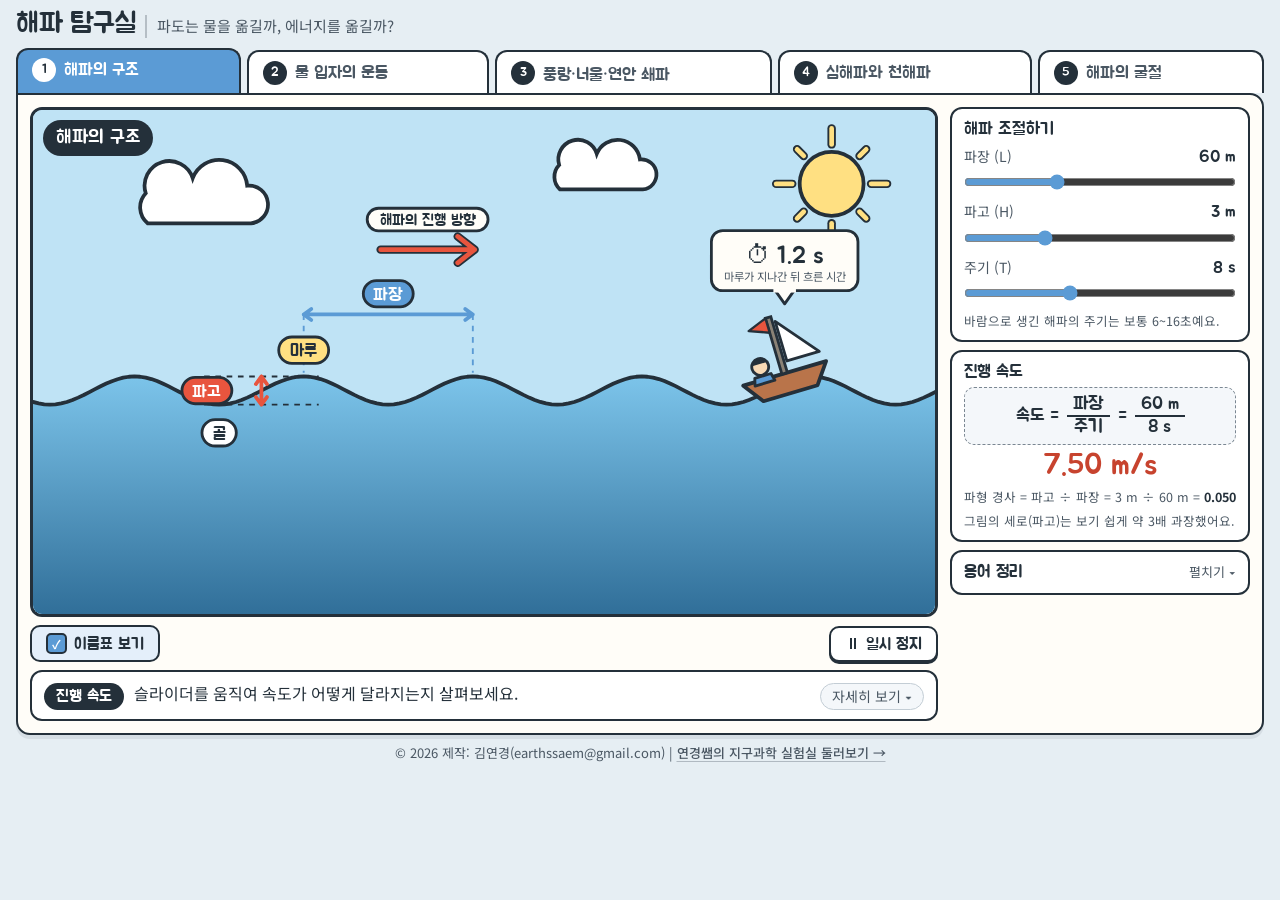
<file: index.html>
<!DOCTYPE html>
<html lang="ko">
<head>
<meta charset="utf-8">
<meta name="viewport" content="width=device-width, initial-scale=1, maximum-scale=1, user-scalable=no">
<title>해파 탐구실</title>
<link rel="preconnect" href="https://fonts.googleapis.com">
<link rel="stylesheet" href="https://fonts.googleapis.com/css2?family=Jua&family=Noto+Sans+KR:wght@400;500;700&display=swap">
<link rel="stylesheet" href="css/style.css">
<!-- 새로고침 때 1탭이 잠깐 보였다가 바뀌지 않도록, 그리기 전에 주소의 탭(#tab3)을 html[data-tab] 으로 표시 (패널은 css, 탭 버튼은 본문 끝 스크립트, 해제는 common.js 의 setTab) -->
<script>(function () { var m = location.hash.match(/^#tab([2-5])$/); if (m) document.documentElement.setAttribute('data-tab', m[1]); })();</script>
</head>
<body>
<header class="top">
  <a class="brand" id="homeLink" href="#" title="처음 화면으로" aria-label="해파 탐구실 — 처음 화면으로"><h1>해파 탐구실</h1><span class="sub">파도는 물을 옮길까, 에너지를 옮길까?</span></a>
</header>
<nav class="tabs" role="tablist">
  <button class="tab active" data-tab="1" role="tab"><span class="num">1</span>해파의 구조</button>
  <button class="tab" data-tab="2" role="tab"><span class="num">2</span>물 입자의 운동</button>
  <button class="tab" data-tab="3" role="tab"><span class="num">3</span>풍랑·너울·연안 쇄파</button>
  <button class="tab" data-tab="4" role="tab"><span class="num">4</span>심해파와 천해파</button>
  <button class="tab" data-tab="5" role="tab"><span class="num">5</span>해파의 굴절</button>
</nav>
<main class="wrap">

<!-- ===== 탭1: 해파의 구조 ===== -->
<section class="panel active" id="panel1">
  <div class="lab-grid">
    <div class="sim">
      <div class="stage-wrap" id="stage1">
        <svg id="svg1" viewBox="0 0 960 540" preserveAspectRatio="xMidYMid slice"></svg>
        <div class="badge">해파의 구조</div>
      </div>
      <div class="controls">
        <button class="btn tog on" id="t1-labels">이름표 보기</button>
        <div class="spacer"></div>
        <button class="btn" id="t1-pause">⏸ 일시 정지</button>
      </div>
      <div id="ex1"></div>
    </div>
    <div class="lab-side">
      <div class="card">
        <h3>해파 조절하기</h3>
        <div class="rng"><label>파장 (L) <b id="v1-L">60 m</b></label><input type="range" id="r1-L" min="30" max="120" step="5" value="60"></div>
        <div class="rng"><label>파고 (H) <b id="v1-H">3 m</b></label><input type="range" id="r1-H" min="1" max="8" step="0.5" value="3"></div>
        <div class="rng"><label>주기 (T) <b id="v1-T">8 s</b></label><input type="range" id="r1-T" min="3" max="16" step="0.5" value="8"></div>
        <div class="mini-note">바람으로 생긴 해파의 주기는 보통 6~16초예요.</div>
      </div>
      <div class="card">
        <h3>진행 속도</h3>
        <div class="formula">속도 = <span class="frac"><span>파장</span><span>주기</span></span> = <span class="frac"><span id="f1-L">60 m</span><span id="f1-T">8 s</span></span></div>
        <div class="vbig" id="v1-c">7.5 m/s</div>
        <div class="mini-note" id="v1-steep"></div>
        <div class="mini-note">그림의 세로(파고)는 보기 쉽게 약 3배 과장했어요.</div>
      </div>
      <details class="card fold">
        <summary><h3>용어 정리</h3></summary>
        <div class="info"><b>마루</b> 가장 높은 곳 · <b>골</b> 가장 낮은 곳<br><b>파고</b> 골에서 마루까지의 높이<br><b>파장</b> 마루에서 다음 마루까지의 거리<br><b>주기</b> 마루가 지나간 뒤 다음 마루가 올 때까지의 시간</div>
      </details>
    </div>
  </div>
</section>

<!-- ===== 탭2: 물 입자의 운동 ===== -->
<section class="panel" id="panel2">
  <div class="sim sim-wide">
    <div class="stage-wrap" id="stage2">
      <svg id="svg2" viewBox="0 0 660 300" preserveAspectRatio="xMidYMid slice"></svg>
      <div class="badge" id="badge2">물 입자의 운동</div>
      <div class="wdir" id="dir2"><span></span><svg viewBox="0 0 40 16" aria-hidden="true"><path d="M3 8H34M25 2L35 8L25 14"/></svg></div>
      <div class="mychip" id="chip2" hidden></div>
      <div class="moment" id="mom2" hidden></div>
      <button class="btn primary cta" id="t2-predict" type="button">🐦 예측하기</button>
      <div class="predict" id="pred2" hidden>
        <div class="pbox" role="dialog" aria-modal="true" aria-labelledby="pred2-q">
          <button class="pclose" id="pred2-close" type="button" aria-label="닫기">✕</button>
          <h4 id="pred2-q"></h4>
          <div class="pbtns" id="pred2-choices" role="radiogroup" aria-labelledby="pred2-q"></div>
          <div class="pfoot"><button class="btn primary" id="pred2-go" type="button" disabled>관찰 시작 ▶</button></div>
        </div>
      </div>
    </div>
    <div class="controls">
      <button class="btn" id="t2-turn" type="button"></button>
      <div class="spacer"></div>
      <button class="btn" id="t2-again">↺ 예측 다시 하기</button>
      <button class="btn" id="t2-pause">⏸ 일시 정지</button>
    </div>
    <div id="ex2"></div>
  </div>
</section>

<!-- ===== 탭3: 풍랑·너울·연안 쇄파 ===== -->
<section class="panel" id="panel3">
  <div class="lab-grid">
    <div class="sim">
      <div class="stage-wrap" id="stage3">
        <svg id="svg3" viewBox="0 0 960 540" preserveAspectRatio="xMidYMid slice"></svg>
        <div class="badge" id="badge3">① 풍랑</div>
      </div>
      <div class="controls">
        <div class="spacer"></div>
        <button class="btn primary" id="t3-play">▶ 전체 재생</button>
        <button class="btn" id="t3-pause">⏸ 일시 정지</button>
      </div>
      <div id="ex3"></div>
    </div>
    <div class="lab-side">
      <div class="card">
        <h3>관찰 순서</h3>
        <ol class="stepper" id="st3"></ol>
      </div>
    </div>
  </div>
</section>

<!-- ===== 탭4: 심해파와 천해파 ===== -->
<section class="panel" id="panel4">
  <div class="lab-grid">
    <div class="sim">
      <div class="stage-wrap" id="stage4">
        <svg id="svg4" viewBox="0 0 960 540" preserveAspectRatio="xMidYMid slice"></svg>
        <div class="badge" id="badge4">심해파</div>
      </div>
      <div class="controls">
        <button class="btn tog on" id="t4-orbit">궤도 보기</button>
        <div class="spacer"></div>
        <button class="btn" id="t4-pause">⏸ 일시 정지</button>
      </div>
      <div id="ex4"></div>
    </div>
    <div class="lab-side">
      <div class="card">
        <h3>파장과 수심</h3>
        <div class="rng"><label>파장 (L) <b id="v4-L">60 m</b></label><input type="range" id="r4-L" min="10" max="200" step="5" value="60"></div>
        <div class="rng"><label>수심 (h) <b id="v4-h">40 m</b></label><input type="range" id="r4-h" min="1" max="100" step="1" value="40"></div>
        <div class="judge">
          <span class="ratio">수심 ÷ 파장 = <b id="v4-ratio">0.667</b></span>
          <span class="cls-chip" id="cls4">심해파</span>
        </div>
        <div class="mini-note why" id="cls4-why"></div>
        <div class="seg" id="seg4-preset"><button data-v="deep">심해파<small>예시</small></button><button data-v="mid">천이파<small>예시</small></button><button data-v="shal">천해파<small>예시</small></button></div>
      </div>
      <div class="card">
        <h3>해파의 속도</h3>
        <div class="spd-row" id="sp-deep"><span>심해파 근사</span><em></em><b></b></div>
        <div class="spd-row" id="sp-shal"><span>천해파 근사</span><em></em><b></b></div>
        <div class="spd-row" id="sp-full"><span>일반식 (모든 수심)</span><em></em><b></b></div>
        <div class="mini-note" id="sp-note"></div>
        <details class="more"><summary>계산식 자세히 보기</summary><div class="info" id="sp-detail"></div></details>
      </div>
    </div>
  </div>
</section>

<!-- ===== 탭5: 해파의 굴절 ===== -->
<section class="panel" id="panel5">
  <div class="lab-grid">
    <div class="sim">
      <div class="stage-wrap" id="stage5">
        <svg id="svg5" viewBox="0 0 960 540" preserveAspectRatio="xMidYMid slice"></svg>
        <div class="badge" id="badge5"></div><div class="mychip">위에서 본 모습 · 위쪽이 육지</div>
      </div>
      <div class="controls">
        <button class="btn" id="t5-prev">◀ 이전</button>
        <div class="t5-stepnum" id="t5-stepnum" aria-live="polite"></div>
        <button class="btn primary" id="t5-next">다음 ▶</button>
        <div class="spacer"></div>
        <button class="btn" id="t5-replay">↺ 다시 보기</button>
        <button class="btn" id="t5-pause">⏸ 일시 정지</button>
      </div>
    </div>
    <div class="lab-side">
      <div class="card t5-card" aria-live="polite">
        <h3 id="t5-title"></h3>
        <p class="t5-desc" id="t5-desc"></p>
        <div class="t5-sum" id="t5-sum" hidden></div>
        <div class="t5-look">
          <ul class="t5-leg" id="t5-leg"></ul>
          <p id="t5-look"></p>
        </div>
        <details class="more" id="t5-more"><summary>자세히 보기</summary><div class="info" id="t5-more-body"></div></details>
      </div>
    </div>
  </div>
</section>

</main>
<script>/* 주소의 탭 버튼을 처음부터 선택된 모양으로 (위 head 스크립트 참고) */
(function () { var id = document.documentElement.getAttribute('data-tab'); if (!id) return;
  document.querySelectorAll('.tab').forEach(function (b) { b.classList.toggle('active', b.getAttribute('data-tab') === id); });
  document.querySelector('.tab.active').scrollIntoView({ inline: 'center', block: 'nearest' }); })(); // 폰: 탭 줄을 그 탭이 보이게 미리 밀어 둠</script>
<footer class="site-foot">© 2026 제작: 김연경(earthssaem@gmail.com) | <a class="hub" href="https://earthssaem-lab.vercel.app/" target="_blank" rel="noopener">연경쌤의 지구과학 실험실 둘러보기 →</a></footer>
<!-- 스크립트는 common → text → tab1 … tab5 순서로 로드 (번들러·ES module 없이 file:// 에서도 동작) -->
<script src="js/common.js"></script>
<script src="js/text.js"></script>
<script src="js/tab1.js"></script>
<script src="js/tab2.js"></script>
<script src="js/tab3.js"></script>
<script src="js/tab4.js"></script>
<script src="js/tab5.js"></script>
</body>
</html>
</file>
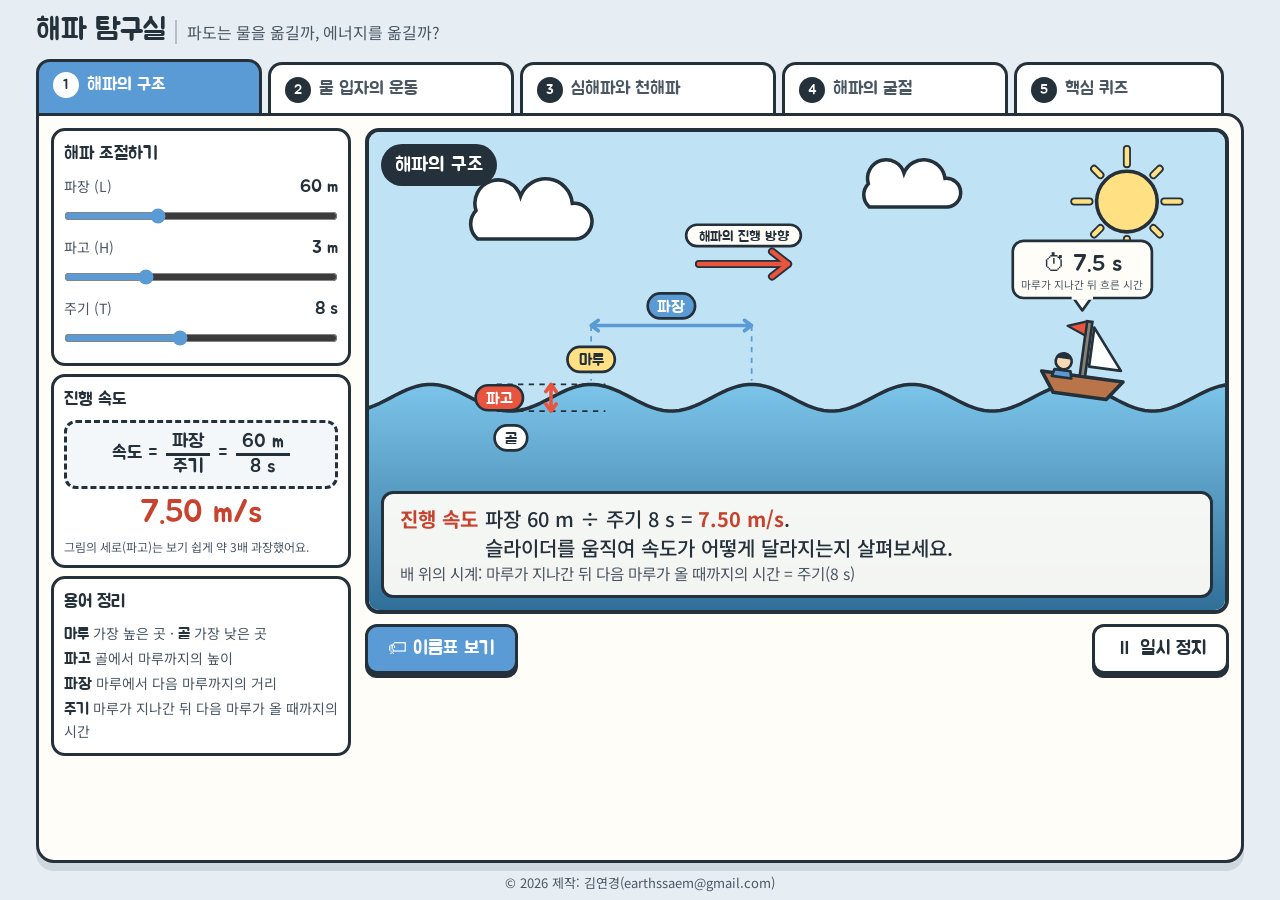
<file: index (81).html>
<!DOCTYPE html>
<html lang="ko">
<head>
<meta charset="utf-8">
<meta name="viewport" content="width=device-width, initial-scale=1, maximum-scale=1, user-scalable=no">
<title>해파 탐구실</title>
<link rel="preconnect" href="https://fonts.googleapis.com">
<link rel="stylesheet" href="https://fonts.googleapis.com/css2?family=Jua&family=Noto+Sans+KR:wght@400;500;700&display=swap">
<style>
:root{
  --ink:#24303A; --ink-2:#4A5763; --paper:#FFFDF8; --ground:#E6EEF3;
  --sea:#2E7DB0; --sea-deep:#1E5A85; --sky:#BFE3F5;
  --sand:#E6C377; --sand-2:#D9AD5C; --clay:#B9744A; --rock:#8A8276;
  --accent:#E8553E; --accent-2:#C7432E; --ok:#3FA36B; --warn:#F2B233; --bad:#D9483B;
  --tab1:#5B9BD5; --tab2:#E0A93B; --tab3:#E8553E; --tab4:#6AAE78; --tab5:#8C7BB5;
  --display:'Jua','Noto Sans KR','Apple SD Gothic Neo','Malgun Gothic',sans-serif;
  --body:'Noto Sans KR','Apple SD Gothic Neo','Malgun Gothic',sans-serif;
}
*{box-sizing:border-box}
html,body{margin:0;padding:0}
body{background:var(--ground);color:var(--ink);font-family:var(--body);font-size:16px;line-height:1.5;-webkit-tap-highlight-color:transparent;display:flex;flex-direction:column;min-height:100vh;min-height:100dvh}
button{font-family:var(--display);cursor:pointer;border:none}
button:focus-visible,[tabindex]:focus-visible{outline:3px solid var(--accent);outline-offset:2px}

/* ---------- 상단 ---------- */
.top{display:flex;align-items:flex-end;justify-content:space-between;gap:12px;max-width:1240px;margin:0 auto;padding:8px 16px 0;width:100%;min-width:0}
.brand{display:flex;align-items:baseline;gap:10px;min-width:0;flex-wrap:nowrap;white-space:nowrap}
.brand h1{font-family:var(--display);font-weight:400;font-size:clamp(19px,3.1vw,30px);margin:0;letter-spacing:-.5px;flex:none}
.brand .sub{font-size:clamp(11px,1.7vw,16px);color:var(--ink-2);border-left:2px solid rgba(36,48,58,.25);padding-left:10px;min-width:0;overflow:hidden;text-overflow:ellipsis}
.tabs{display:flex;gap:6px;max-width:1240px;margin:6px auto 0;padding:0 36px 0 16px;overflow-x:auto;scrollbar-width:none;width:100%;min-width:0}
.tabs::-webkit-scrollbar{display:none}
.tab{flex:1 0 auto;min-width:150px;padding:10px 14px 12px;border-radius:14px 14px 0 0;background:#fff;color:var(--ink-2);font-size:18px;border:3px solid var(--ink);border-bottom:none;position:relative;top:3px;display:flex;align-items:center;gap:8px;white-space:nowrap;transition:transform .15s}
.tab .num{display:inline-grid;place-items:center;width:26px;height:26px;border-radius:50%;background:var(--ink);color:#fff;font-size:14px}
.tab.active{color:#fff;top:0;padding-bottom:15px}
.tab.active[data-tab="1"]{background:var(--tab1)}
.tab.active[data-tab="2"]{background:var(--tab2)}
.tab.active[data-tab="3"]{background:var(--tab3)}
.tab.active[data-tab="4"]{background:var(--tab4)}
.tab.active[data-tab="5"]{background:var(--tab5)}
.tab.active .num{background:#fff;color:var(--ink)}

/* ---------- 본문 ---------- */
.wrap{max-width:1240px;margin:0 auto;padding:0 16px 6px;width:100%;flex:1 0 auto;display:flex;flex-direction:column}
.panel{display:none;background:var(--paper);border:3px solid var(--ink);border-radius:0 18px 18px 18px;padding:12px;box-shadow:0 8px 0 rgba(36,48,58,.12)}
.panel.active{display:block;flex:1 0 auto}
.stage-wrap{position:relative;width:min(100%,max(640px,calc((100vh - 250px)*16/9)));width:min(100%,max(640px,calc((100dvh - 250px)*16/9)));margin:0 auto;aspect-ratio:16/9;border:4px solid var(--ink);border-radius:14px;overflow:hidden;background:var(--sky)}
#panel4 .stage-wrap{width:min(100%,max(640px,calc((100vh - 320px)*16/9)));width:min(100%,max(640px,calc((100dvh - 320px)*16/9)))}
@media(max-width:600px){#cap4{right:auto}}
.lab-grid .stage-wrap{width:100%}
.stage-wrap svg,.stage-wrap canvas{position:absolute;inset:0;width:100%;height:100%;display:block}
.stage-wrap canvas{touch-action:none}
.caption{position:absolute;left:12px;right:12px;bottom:12px;background:rgba(255,253,248,.94);border:3px solid var(--ink);border-radius:12px;padding:10px 16px;font-size:clamp(14px,1.9vw,20px);line-height:1.45;font-weight:500;pointer-events:none;transition:opacity .3s;word-break:keep-all;overflow-wrap:anywhere}
.caption b{color:var(--accent-2)}
.caption small{display:block;font-size:.78em;color:var(--ink-2);font-weight:400}
.caption .cap-line{display:flex;align-items:flex-start;column-gap:.35em}
.caption .cap-line b{flex:none;white-space:nowrap}
.caption .cap-rest{flex:1 1 auto;min-width:0}
.caption .cap-s{display:inline-block;max-width:100%}
.caption.hidden{opacity:0}
.badge{position:absolute;top:12px;left:12px;background:var(--ink);color:#fff;font-family:var(--display);font-size:clamp(14px,1.8vw,20px);padding:6px 14px;border-radius:999px;pointer-events:none}
.mychip{position:absolute;top:12px;right:12px;background:#fff;border:3px solid var(--ink);border-radius:999px;padding:4px 14px;font-family:var(--display);font-size:clamp(13px,1.6vw,17px);pointer-events:none}
.mychip[hidden]{display:none}
.controls{display:flex;flex-wrap:wrap;gap:10px;align-items:center;margin-top:10px}
.controls .spacer{flex:1}
.btn{font-size:19px;padding:10px 20px;border-radius:12px;background:#fff;color:var(--ink);border:3px solid var(--ink);box-shadow:0 4px 0 var(--ink);transition:transform .08s,box-shadow .08s;user-select:none;-webkit-user-select:none}
.btn:active{transform:translateY(3px);box-shadow:0 1px 0 var(--ink)}
.btn.primary{background:var(--accent);color:#fff}
.btn.ok{background:var(--ok);color:#fff}
.btn.warn{background:var(--warn)}
.btn.ghost{background:transparent;box-shadow:none;border-color:transparent;color:var(--ink-2)}
.btn:disabled{opacity:.4;cursor:default;transform:none;box-shadow:0 4px 0 var(--ink)}
.btn.big{font-size:24px;padding:14px 30px}
.btn.tog{background:#F4F7FA;color:var(--ink-2)}
.btn.tog.on{background:var(--ink);color:#fff}
#panel1 .btn.tog.on{background:var(--tab1)} #panel2 .btn.tog.on{background:var(--tab2)} #panel3 .btn.tog.on{background:var(--tab3)} #panel4 .btn.tog.on{background:var(--tab4)}
.steps{display:flex;gap:6px;align-items:center}
.steps .dot{width:14px;height:14px;border-radius:50%;background:#fff;border:3px solid var(--ink);transition:background .2s}
.steps .dot.on{background:var(--tab4)}
.steps .dot.done{background:var(--ink)}
.note{margin-top:14px;padding:12px 16px;border-left:6px solid var(--tab1);background:#fff;border-radius:8px;font-size:15px;color:var(--ink-2)}
.note b{color:var(--ink)}

/* ---------- 카드형 실험실 레이아웃 ---------- */
.lab-grid{display:grid;grid-template-columns:1fr;gap:14px}
@media(min-width:900px){.lab-grid{grid-template-columns:minmax(250px,300px) minmax(0,1fr)}}
.lab-side{display:flex;flex-direction:column;gap:8px}
.card{background:#fff;border:3px solid var(--ink);border-radius:14px;padding:10px}
.card h3{font-family:var(--display);font-weight:400;font-size:18px;margin:0 0 6px;display:flex;align-items:center;gap:8px;white-space:nowrap}
.card h3 .tag{font-size:13px;background:var(--ink);color:#fff;padding:2px 8px;border-radius:999px;font-family:var(--body)}
.seg{display:flex;border:3px solid var(--ink);border-radius:12px;overflow:hidden}
.seg button{flex:1;padding:8px 6px;background:#F4F7FA;color:var(--ink);font-size:16px;line-height:1.2;word-break:keep-all}
.seg button small{display:block;font-family:var(--body);font-size:11px;opacity:.75}
.seg button.sel{background:var(--tab2);color:#fff}
#panel3 .seg button.sel{background:var(--tab3)} #panel4 .seg button.sel{background:var(--tab4)}
.seg button+button{border-left:3px solid var(--ink)}
.rng{display:flex;flex-direction:column;gap:0;margin-top:4px}
.rng label{display:flex;justify-content:space-between;align-items:baseline;font-size:14px;color:var(--ink-2);gap:8px}
.rng label b{font-family:var(--display);color:var(--ink);font-size:18px;font-weight:400;white-space:nowrap}
.rng input[type=range]{width:100%;accent-color:var(--accent);height:30px;margin:0}
#panel1 .rng input{accent-color:var(--tab1)} #panel2 .rng input{accent-color:var(--tab2)} #panel3 .rng input{accent-color:var(--tab3)} #panel4 .rng input{accent-color:var(--tab4)}
.formula{font-family:var(--display);font-size:19px;text-align:center;padding:8px 6px;border:3px dashed var(--ink);border-radius:12px;background:#F4F7FA;display:flex;justify-content:center;align-items:center;gap:8px;flex-wrap:wrap}
.formula .frac{display:inline-flex;flex-direction:column;align-items:center;line-height:1.15;vertical-align:middle}
.formula .frac span:first-child{border-bottom:3px solid var(--ink);padding:0 6px}
.vbig{font-family:var(--display);font-size:32px;color:var(--accent-2);text-align:center;margin-top:6px;line-height:1.1}
.mini-note{margin-top:8px;font-size:12px;color:var(--ink-2);line-height:1.45}
.ratio-row{display:flex;justify-content:space-between;align-items:baseline;font-size:15px;color:var(--ink-2)}
.ratio-row b{font-family:var(--display);font-size:26px;color:var(--ink);font-weight:400}
.cls{font-family:var(--display);font-size:26px;text-align:center;color:#fff;background:var(--tab1);border:3px solid var(--ink);border-radius:12px;padding:6px;margin-top:4px}
.spd-row{display:flex;justify-content:space-between;align-items:center;gap:6px;padding:6px 10px;border:3px solid var(--ink);border-radius:10px;margin-top:6px;background:#fff;font-size:13px;color:var(--ink-2)}
.spd-row b{font-family:var(--display);font-size:18px;color:var(--ink);font-weight:400;white-space:nowrap}
.spd-row small{display:block;font-size:11px}
.spd-row.best{background:#E4F3E8;border-color:var(--ok)}
.spd-row.best b{color:var(--ok)}
.info{font-size:14px;color:var(--ink-2);line-height:1.55}
.info b{color:var(--ink);font-family:var(--display);font-weight:400;font-size:16px}
.predict{position:absolute;inset:0;display:grid;place-items:center;background:rgba(36,48,58,.35);z-index:3}
.predict[hidden]{display:none}
.predict .pbox{background:var(--paper);border:4px solid var(--ink);border-radius:16px;padding:14px 18px;max-width:min(560px,92%);max-height:92%;overflow:auto;text-align:center;box-shadow:0 6px 0 rgba(36,48,58,.3)}
.predict h4{font-family:var(--display);font-weight:400;font-size:clamp(17px,2.4vw,24px);margin:0 0 10px;line-height:1.3}
.predict .pbtns{display:flex;flex-direction:column;gap:8px}
.predict .pbtns.row{flex-direction:row;justify-content:center}
.predict .pbtns .btn{font-size:clamp(14px,1.8vw,17px);white-space:normal;line-height:1.3;text-align:left}
.predict .pbtns.row .btn{text-align:center;font-size:22px;padding:12px 30px}
.predict .psub{font-size:13px;color:var(--ink-2);margin-top:8px}

/* ---------- 탭4 ---------- */
.mode-row{display:flex;gap:10px;flex-wrap:wrap;align-items:center;margin-bottom:12px}
.mode-row .seg{max-width:380px;flex:1 1 300px}
.mode-row .rng{flex:1 1 220px;max-width:340px}

/* ---------- 탭5 퀴즈 ---------- */
.quiz{display:flex;flex-direction:column;gap:16px}
.q{background:#fff;border:3px solid var(--ink);border-radius:14px;padding:16px}
.q h3{font-family:var(--display);font-weight:400;font-size:21px;line-height:1.45;margin:0 0 10px}
.qtop{display:flex;gap:10px;align-items:center;margin-bottom:8px}
.qtop .qn{background:var(--tab5);color:#fff;border-radius:8px;padding:2px 12px;font-family:var(--display);font-size:16px}
.qtop .qtag{font-size:13px;background:#F1ECF8;border:2px solid var(--tab5);color:var(--ink);border-radius:999px;padding:1px 10px}
#panel5 .q.tall{min-height:min(560px,calc(100dvh - 220px));display:flex;flex-direction:column}
#panel5 .qbody{flex:1;display:flex;flex-direction:column;justify-content:center}
.qart{min-height:200px;display:grid;place-items:center;margin:10px 0}
.qart svg{width:min(480px,100%);height:auto;display:block;border:3px solid var(--ink);border-radius:12px;background:#fff}
.choices{display:grid;grid-template-columns:1fr 1fr;gap:8px;margin-top:8px}
.choice{border:3px solid var(--ink);border-radius:12px;padding:14px;background:#fff;text-align:center;font-family:var(--display);font-size:19px;line-height:1.4;color:var(--ink)}
.choice.sel{background:var(--tab5);color:#fff}
.choice.right{background:#E4F3E8;border-color:var(--ok)} .choice.wrong{background:#FBE5E2;border-color:var(--bad)}
.pic2{display:grid;grid-template-columns:1fr 1fr;gap:14px;align-items:stretch;margin:10px 0}
.piccard{border:3px solid var(--ink);border-radius:14px;background:#fff;padding:10px;cursor:pointer;text-align:center;position:relative;transition:transform .12s}
.piccard svg{width:100%;height:auto;display:block;border-radius:8px}
.piccard .pl{font-family:var(--display);font-size:19px;margin-top:8px}
.piccard:hover{transform:translateY(-2px)}
.piccard.right{border-color:var(--ok);background:#E4F3E8}
.piccard.wrong{border-color:var(--bad);background:#FBE5E2}
.piccard.dim{opacity:.5}
.mark{position:absolute;top:8px;right:8px;width:36px;height:36px;border-radius:50%;display:grid;place-items:center;color:#fff;font-size:20px;border:3px solid var(--ink)}
.mark.ok{background:var(--ok)} .mark.no{background:var(--bad)}
.oxrow{display:flex;gap:24px;justify-content:center;margin-top:10px}
.oxbtn{width:104px;height:104px;border-radius:50%;border:4px solid var(--ink);background:#fff;font-family:var(--display);color:var(--ink);display:grid;place-items:center;box-shadow:0 4px 0 var(--ink);line-height:1.1}
.oxbtn>span{font-size:38px;line-height:1}
.oxbtn small{display:block;font-size:12px;font-family:var(--body);color:var(--ink-2)}
.oxbtn:active{transform:translateY(3px);box-shadow:0 1px 0 var(--ink)}
.oxbtn.right{background:var(--ok);color:#fff} .oxbtn.right small{color:#fff}
.oxbtn.wrong{background:var(--bad);color:#fff} .oxbtn.wrong small{color:#fff}
.qfeed{margin-top:14px;padding:12px 16px;border-radius:12px;border:3px solid var(--ok);background:#E4F3E8;font-size:15px}
.qfeed.bad{border-color:var(--bad);background:#FBE5E2}
.qfeed .fh{font-family:var(--display);font-size:20px;margin-bottom:4px}
.qctl{margin-top:14px;display:flex;justify-content:flex-end}
.score{font-family:var(--display);font-size:26px;text-align:center;padding:14px;border-radius:14px;background:var(--tab5);color:#fff}
.review{display:flex;flex-wrap:wrap;gap:8px;margin-top:14px;justify-content:center}
.rv{border:3px solid var(--ink);border-radius:10px;padding:4px 10px;font-family:var(--display);font-size:15px;background:#fff}
.rv.ok{border-color:var(--ok);background:#E4F3E8} .rv.no{border-color:var(--bad);background:#FBE5E2}
@keyframes popok{0%{transform:scale(1)}40%{transform:scale(1.07)}100%{transform:scale(1)}}
.pop{animation:popok .45s ease}

/* ---------- 모바일(폰) ---------- */
@media(max-width:600px){
  .choices,.pic2{grid-template-columns:1fr}.oxbtn{width:92px;height:92px}
  .tab{min-width:0;padding:8px 12px 10px;font-size:15px;gap:6px}.tab .num{width:22px;height:22px;font-size:12px}
  .btn{font-size:16px;padding:9px 14px}.btn.big{font-size:18px;padding:11px 16px}
  .controls{gap:8px}.controls .spacer{display:none}
  .controls .btn{flex:1 1 calc(50% - 8px);white-space:nowrap;min-width:0}
  .controls .btn.big{flex:1 1 100%}
  .mode-row .seg,.mode-row .rng{max-width:none;flex:1 1 100%}
  #panel4 .controls{display:grid;grid-template-columns:1fr 1fr}
  #t4-steps{grid-column:1/-1;justify-content:center;order:-1;margin-bottom:2px}
  #t4-prev{order:1}#t4-next{order:2}#t4-pause{order:3;grid-column:1/-1}
  .lab-grid>div:last-child{order:-1}
  .cap-slot{margin-top:8px}
  .cap-slot:empty{display:none}
  .caption.below{position:static;left:auto;right:auto;bottom:auto;font-size:15px;padding:8px 12px;pointer-events:auto;transition:none}
  .caption.below.hidden{display:none}
}
@media (prefers-reduced-motion:reduce){*{transition-duration:.01ms!important}}

/* ---------- 푸터 ---------- */
.site-foot{max-width:1240px;margin:auto auto 0;padding:4px 16px 8px;text-align:center;font-size:13px;color:var(--ink-2);width:100%}
</style>
</head>
<body>
<header class="top">
  <div class="brand"><h1>해파 탐구실</h1><span class="sub">파도는 물을 옮길까, 에너지를 옮길까?</span></div>
</header>
<nav class="tabs" role="tablist">
  <button class="tab active" data-tab="1" role="tab"><span class="num">1</span>해파의 구조</button>
  <button class="tab" data-tab="2" role="tab"><span class="num">2</span>물 입자의 운동</button>
  <button class="tab" data-tab="3" role="tab"><span class="num">3</span>심해파와 천해파</button>
  <button class="tab" data-tab="4" role="tab"><span class="num">4</span>해파의 굴절</button>
  <button class="tab" data-tab="5" role="tab"><span class="num">5</span>핵심 퀴즈</button>
</nav>
<main class="wrap">

<!-- ===== 탭1: 해파의 구조 ===== -->
<section class="panel active" id="panel1">
  <div class="lab-grid">
    <div class="lab-side">
      <div class="card">
        <h3>해파 조절하기</h3>
        <div class="rng"><label>파장 (L) <b id="v1-L">60 m</b></label><input type="range" id="r1-L" min="30" max="120" step="5" value="60"></div>
        <div class="rng"><label>파고 (H) <b id="v1-H">3 m</b></label><input type="range" id="r1-H" min="1" max="8" step="0.5" value="3"></div>
        <div class="rng"><label>주기 (T) <b id="v1-T">8 s</b></label><input type="range" id="r1-T" min="3" max="15" step="0.5" value="8"></div>
      </div>
      <div class="card">
        <h3>진행 속도</h3>
        <div class="formula">속도 = <span class="frac"><span>파장</span><span>주기</span></span> = <span class="frac"><span id="f1-L">60 m</span><span id="f1-T">8 s</span></span></div>
        <div class="vbig" id="v1-c">7.5 m/s</div>
        <div class="mini-note">그림의 세로(파고)는 보기 쉽게 약 3배 과장했어요.</div>
      </div>
      <div class="card">
        <h3>용어 정리</h3>
        <div class="info"><b>마루</b> 가장 높은 곳 · <b>골</b> 가장 낮은 곳<br><b>파고</b> 골에서 마루까지의 높이<br><b>파장</b> 마루에서 다음 마루까지의 거리<br><b>주기</b> 마루가 지나간 뒤 다음 마루가 올 때까지의 시간</div>
      </div>
    </div>
    <div>
      <div class="stage-wrap" id="stage1">
        <svg id="svg1" viewBox="0 0 960 540" preserveAspectRatio="xMidYMid slice"></svg>
        <div class="badge">해파의 구조</div>
        <div class="caption" id="cap1"></div>
      </div>
      <div class="controls">
        <button class="btn tog on" id="t1-labels">🏷 이름표 보기</button>
        <div class="spacer"></div>
        <button class="btn" id="t1-pause">⏸ 일시 정지</button>
      </div>
    </div>
  </div>
</section>

<!-- ===== 탭2: 물 입자의 운동 ===== -->
<section class="panel" id="panel2">
  <div class="lab-grid">
    <div class="lab-side">
      <div class="card">
        <h3>해파 조절하기</h3>
        <div class="rng"><label>파장 (L) <b id="v2-L">80 m</b></label><input type="range" id="r2-L" min="60" max="100" step="10" value="80"></div>
        <div class="rng"><label>파고 (H) · 바람이 셀수록 ↑ <b id="v2-H">8 m</b></label><input type="range" id="r2-H" min="2" max="10" step="1" value="8"></div>
      </div>
      <div class="card">
        <h3>읽어 보기</h3>
        <div class="info" id="info2"></div>
        <div class="mini-note">이 그림은 가로·세로 비율이 실제와 같아요 (1 m = 4 px).</div>
      </div>
    </div>
    <div>
      <div class="stage-wrap" id="stage2">
        <svg id="svg2" viewBox="0 0 960 540" preserveAspectRatio="xMidYMid slice"></svg>
        <div class="badge">물 입자의 운동</div>
        <div class="mychip" id="chip2" hidden></div>
        <div class="caption" id="cap2"></div>
        <div class="predict" id="pred2"><div class="pbox">
          <h4>🐦 파도가 지나가면 물 위의 갈매기는 어떻게 움직일까요?</h4>
          <div class="pbtns">
            <button class="btn" data-v="a">ⓐ 파도와 함께 오른쪽(해안 쪽)으로 계속 밀려간다</button>
            <button class="btn" data-v="b">ⓑ 제자리에서 원을 그리며 돈다</button>
            <button class="btn" data-v="c">ⓒ 그 자리에서 위아래로만 오르내린다</button>
          </div>
          <div class="psub">예측을 고르면 파도가 움직이기 시작해요. 예측은 기록되지 않아요.</div>
        </div></div>
      </div>
      <div class="controls">
        <button class="btn tog on" id="t2-trail">🪶 궤적</button>
        <button class="btn tog on" id="t2-deep">🔵 깊이별 입자</button>
        <button class="btn tog on" id="t2-num">①② 위치 번호</button>
        <div class="spacer"></div>
        <button class="btn ghost" id="t2-again">↺ 예측 다시 하기</button>
        <button class="btn" id="t2-pause">⏸ 일시 정지</button>
      </div>
    </div>
  </div>
</section>

<!-- ===== 탭3: 심해파와 천해파 ===== -->
<section class="panel" id="panel3">
  <div class="lab-grid">
    <div class="lab-side">
      <div class="card">
        <h3>파장과 수심</h3>
        <div class="rng"><label>파장 (L) <b id="v3-L">60 m</b></label><input type="range" id="r3-L" min="10" max="200" step="5" value="60"></div>
        <div class="rng"><label>수심 (h) <b id="v3-h">40 m</b></label><input type="range" id="r3-h" min="1" max="100" step="1" value="40"></div>
        <div class="seg" id="seg3-preset" style="margin-top:8px"><button data-v="deep">심해파<small>예시</small></button><button data-v="mid">천이파<small>예시</small></button><button data-v="shal">천해파<small>예시</small></button></div>
      </div>
      <div class="card">
        <h3>판정 <span class="tag">수심 ÷ 파장</span></h3>
        <div class="ratio-row"><span>h ÷ L =</span><b id="v3-ratio">0.67</b></div>
        <div class="cls" id="cls3">심해파</div>
        <div class="mini-note" id="cls3-why"></div>
      </div>
      <div class="card">
        <h3>속도 계산</h3>
        <div class="spd-row" id="sp-full"><span>일반식<small>√(g/k · tanh kh)</small></span><b></b></div>
        <div class="spd-row" id="sp-deep"><span>심해파 근사<small>√(gL/2π)</small></span><b></b></div>
        <div class="spd-row" id="sp-shal"><span>천해파 근사<small>√(gh)</small></span><b></b></div>
        <div class="mini-note" id="sp-note"></div>
      </div>
    </div>
    <div>
      <div class="stage-wrap" id="stage3">
        <svg id="svg3" viewBox="0 0 960 540" preserveAspectRatio="xMidYMid slice"></svg>
        <div class="badge" id="badge3">심해파</div>
        <div class="caption" id="cap3"></div>
      </div>
      <div class="controls">
        <button class="btn tog on" id="t3-orbit">⭕ 궤도 보기</button>
        <div class="spacer"></div>
        <button class="btn" id="t3-pause">⏸ 일시 정지</button>
      </div>
      <div class="mini-note">깊이 눈금은 보기 쉽게 간격을 조절해 그렸어요(실제 비율이 아님). 궤도 모양은 파장·수심으로 계산한 값이에요.</div>
    </div>
  </div>
</section>

<!-- ===== 탭4: 해파의 굴절 ===== -->
<section class="panel" id="panel4">
  <div class="mode-row">
    <div class="seg" id="seg4-scene"><button data-v="cape" class="sel">🏝 곶과 만</button><button data-v="line">📐 비스듬한 직선 해안</button></div>
    <div class="rng"><label>파가 들어오는 방향 <b id="v4-ang">정면 (0°)</b></label><input type="range" id="r4-ang" min="-50" max="50" step="5" value="0"></div>
  </div>
  <div class="stage-wrap" id="stage4">
    <svg id="svg4" viewBox="0 0 960 540" preserveAspectRatio="xMidYMid slice"></svg>
    <div class="badge" id="badge4">관찰</div><div class="mychip">위에서 본 모습 · 위쪽이 육지</div>
    <div class="caption" id="cap4"></div>
  </div>
  <div class="controls">
    <button class="btn" id="t4-prev">◀ 이전</button>
    <div class="steps" id="t4-steps"></div>
    <div class="spacer"></div>
    <button class="btn" id="t4-pause">⏸ 일시 정지</button>
    <button class="btn primary" id="t4-next">다음 ▶</button>
  </div>
</section>

<!-- ===== 탭5: 퀴즈 ===== -->
<section class="panel" id="panel5">
  <div class="quiz" id="quiz"></div>
</section>

</main>
<footer class="site-foot">© 2026 제작: 김연경(earthssaem@gmail.com)</footer>
<script>
/* ================= 공통 ================= */
const $ = s => document.querySelector(s);
const $$ = s => Array.from(document.querySelectorAll(s));
/* 폰에서는 자막을 그림 아래 칸으로 옮겨 그림을 가리지 않게 함 */
(function () {
  const mq = matchMedia('(max-width:600px)');
  const apply = () => {
    $$('.stage-wrap').forEach(sw => {
      let slot = sw.nextElementSibling;
      if (!slot || !slot.classList.contains('cap-slot')) { slot = document.createElement('div'); slot.className = 'cap-slot'; sw.after(slot); }
      const cap = (mq.matches ? sw : slot).querySelector('.caption');
      if (!cap) return;
      cap.classList.toggle('below', mq.matches);
      (mq.matches ? slot : sw).appendChild(cap);
    });
  };
  apply();
  mq.addEventListener('change', apply);
})();
function hangCap(html) {
  const sm = html.match(/<small>[\s\S]*<\/small>\s*$/);
  let main = sm ? html.slice(0, sm.index) : html; const tail = sm ? sm[0] : '';
  const m = main.match(/^<b>(.*?)<\/b>\s*—\s*/);
  if (m) main = main.slice(m[0].length);
  const body = main.trim().replace(/([.!?…])\s+/g, '$1\u0001').split('\u0001').map(t => `<span class="cap-s">${t}</span>`).join(' ');
  if (!m) return body + tail;
  return `<span class="cap-line"><b>${m[1]}</b><span class="cap-rest">${body}</span></span>${tail}`;
}
const SVGNS = 'http://www.w3.org/2000/svg';
const clamp = (v, a, b) => Math.max(a, Math.min(b, v));
const lerp = (a, b, t) => a + (b - a) * t;
const mod = (a, n) => ((a % n) + n) % n;
function E(tag, attrs = {}, children = []) {
  const e = document.createElementNS(SVGNS, tag);
  for (const k in attrs) {
    if (k === 'text') e.textContent = attrs[k];
    else if (k === 'html') e.innerHTML = attrs[k];
    else e.setAttribute(k, attrs[k]);
  }
  for (const c of children) if (c) e.appendChild(c);
  return e;
}
function attr(e, o) { for (const k in o) e.setAttribute(k, o[k]); return e; }
const fmt = (v, d = 1) => (+v).toFixed(d).replace(/\.0+$/, '');

/* ---- 일시 정지 (전역) ---- */
let _paused = false;
const _pauseBtns = [];
function syncPauseBtns() { _pauseBtns.forEach(b => { b.textContent = _paused ? '▶ 재생' : '⏸ 일시 정지'; }); }
function registerPauseBtn(btn) { _pauseBtns.push(btn); btn.addEventListener('click', () => { _paused = !_paused; syncPauseBtns(); }); }

/* ---- 전역 애니메이션 루프: 활성 탭의 frame(dt)만 호출 ---- */
let activeTab = '1'; const frames = {}; const tabInit = {};
let _last = performance.now();
(function loop(now) {
  let dt = (now - _last) / 1000; _last = now; if (dt > 0.1) dt = 0.1;
  if (!_paused && frames[activeTab]) frames[activeTab](dt);
  requestAnimationFrame(loop);
})(performance.now());
$$('.tab').forEach(b => b.addEventListener('click', () => {
  $$('.tab').forEach(x => x.classList.toggle('active', x === b)); b.scrollIntoView({ inline: 'center', block: 'nearest' });
  $$('.panel').forEach(p => p.classList.toggle('active', p.id === 'panel' + b.dataset.tab));
  activeTab = b.dataset.tab;
  if (tabInit[activeTab]) { tabInit[activeTab](); }
}));

/* ---- 글자 폭 추정 + 알약 이름표 ---- */
function textW(t, fs) { let w = 0; for (const ch of t) { w += /[가-힣]/.test(ch) ? fs * .92 : /[①-⑳ⓐ-ⓩ⏱↔→←]/.test(ch) ? fs * .95 : /[A-Z]/.test(ch) ? fs * .64 : /[0-9a-z.]/.test(ch) ? fs * .52 : ch === ' ' ? fs * .3 : fs * .62; } return w; }
function pill(text, o = {}) {
  const fs = o.fs || 18, pad = o.pad ?? 10, h = fs + pad;
  const g = E('g', { class: 'pill' });
  const r = E('rect', { rx: h / 2, fill: o.bg || '#FFFDF8', stroke: '#24303A', 'stroke-width': o.sw ?? 3, y: -h / 2, height: h });
  const t = E('text', { 'text-anchor': 'middle', 'font-family': 'Jua', 'font-size': fs, fill: o.color || '#24303A', y: fs * .36, text });
  g.appendChild(r); g.appendChild(t);
  const set = s => { t.textContent = s; const w = textW(s, fs) + pad * 2; attr(r, { x: -w / 2, width: w }); };
  set(text);
  const move = (x, y) => g.setAttribute('transform', `translate(${x},${y})`);
  return { g, set, move };
}
/* 양방향 화살표 path */
function arrowD(x1, y1, x2, y2, h = 10) {
  const ang = Math.atan2(y2 - y1, x2 - x1);
  const head = (x, y, dir) => `M${x + Math.cos(dir + Math.PI * .8) * h} ${y + Math.sin(dir + Math.PI * .8) * h} L${x} ${y} L${x + Math.cos(dir - Math.PI * .8) * h} ${y + Math.sin(dir - Math.PI * .8) * h}`;
  return `M${x1} ${y1} L${x2} ${y2} ${head(x2, y2, ang)} ${head(x1, y1, ang + Math.PI)}`;
}
/* 하늘·해·구름 배경 (옆에서 본 바다 장면 공용) */
function drawSky(svg, id, o = {}) {
  svg.appendChild(E('defs', {}, [
    E('linearGradient', { id: id + '-water', x1: 0, y1: 0, x2: 0, y2: 1 }, [E('stop', { offset: 0, 'stop-color': '#7CC4EA' }), E('stop', { offset: 1, 'stop-color': '#1E5A85' })]),
  ]));
  svg.appendChild(E('rect', { x: -40, y: -40, width: 1040, height: 620, fill: '#BFE3F5' }));
  const SX = o.sunX ?? 850, SY = o.sunY ?? 80, SR = 34; const sun = E('g', { class: 'sun' });
  for (let i = 0; i < 8; i++) {
    const a = (i / 8) * Math.PI * 2, r1 = SR + 8, r2 = SR + (i % 2 ? 18 : 25);
    const x1 = SX + Math.cos(a) * r1, y1 = SY + Math.sin(a) * r1, x2 = SX + Math.cos(a) * r2, y2 = SY + Math.sin(a) * r2;
    sun.appendChild(E('line', { x1, y1, x2, y2, stroke: '#24303A', 'stroke-width': 9, 'stroke-linecap': 'round' }));
    sun.appendChild(E('line', { x1, y1, x2, y2, stroke: '#FFE082', 'stroke-width': 5, 'stroke-linecap': 'round' }));
  }
  sun.appendChild(E('circle', { cx: SX, cy: SY, r: SR, fill: '#FFE082', stroke: '#24303A', 'stroke-width': 4 }));
  svg.appendChild(sun);
  const dy = o.cloudDy ?? 0;
  svg.appendChild(E('g', { transform: `translate(0,${dy})` }, [
    E('path', { d: 'M120 90 a26 26 0 0 1 50 -16 a30 30 0 0 1 58 8 a20 20 0 0 1 4 40 l-110 0 a22 22 0 0 1 -2 -32 Z', fill: '#fff', stroke: '#24303A', 'stroke-width': 4 }),
    E('path', { d: 'M560 60 a20 20 0 0 1 40 -12 a24 24 0 0 1 46 6 a16 16 0 0 1 3 32 l-88 0 a18 18 0 0 1 -1 -26 Z', fill: '#fff', stroke: '#24303A', 'stroke-width': 4 }),
  ]));
}
function drawBoat() {
  return E('g', {}, [
    E('path', { d: 'M-46 0 L46 0 L30 22 L-30 22 Z', fill: '#B9744A', stroke: '#24303A', 'stroke-width': 4, 'stroke-linejoin': 'round' }),
    E('rect', { x: -3, y: -62, width: 6, height: 62, fill: '#8A8276', stroke: '#24303A', 'stroke-width': 3 }),
    E('path', { d: 'M6 -56 L42 -12 L6 -12 Z', fill: '#fff', stroke: '#24303A', 'stroke-width': 3, 'stroke-linejoin': 'round' }),
    E('path', { d: 'M-3 -62 L-24 -54 L-3 -46 Z', fill: '#E8553E', stroke: '#24303A', 'stroke-width': 2.5, 'stroke-linejoin': 'round' }),
    E('path', { d: 'M-32 -4 L-14 -4 L-12 4 L-34 4 Z', fill: '#5B9BD5', stroke: '#24303A', 'stroke-width': 3, 'stroke-linejoin': 'round' }),
    E('circle', { cx: -23, cy: -14, r: 9, fill: '#F7D9B5', stroke: '#24303A', 'stroke-width': 3 }),
    E('path', { d: 'M-32 -17 Q-23 -28 -14 -17', fill: '#24303A' }),
  ]);
}
function drawGull() {
  return E('g', {}, [
    E('ellipse', { cx: 0, cy: -13, rx: 24, ry: 13, fill: '#fff', stroke: '#24303A', 'stroke-width': 3 }),
    E('path', { d: 'M-8 -19 Q6 -34 26 -21 Q10 -16 -8 -19 Z', fill: '#B8C4CC', stroke: '#24303A', 'stroke-width': 2.5 }),
    E('path', { d: 'M-22 -18 L-38 -30', stroke: '#24303A', 'stroke-width': 3, 'stroke-linecap': 'round' }),
    E('path', { d: 'M12 -22 L18 -30', stroke: '#24303A', 'stroke-width': 4, 'stroke-linecap': 'round' }),
    E('circle', { cx: 20, cy: -32, r: 9, fill: '#fff', stroke: '#24303A', 'stroke-width': 3 }),
    E('path', { d: 'M28 -33 L41 -30 L28 -27 Z', fill: '#F2B233', stroke: '#24303A', 'stroke-width': 2 }),
    E('circle', { cx: 22, cy: -34, r: 2.2, fill: '#24303A' }),
  ]);
}
function drawFoam() { return E('g', {}, [E('rect', { x: -10, y: -10, width: 20, height: 13, rx: 4, fill: '#fff', stroke: '#24303A', 'stroke-width': 2.5 })]); }

/* ================= 탭1: 해파의 구조 ================= */
(function () {
  const svg = $('#svg1'); drawSky(svg, 's1');
  const PXM = 3, PXV = 10, Y0 = 300, XB = 800;
  const S = { L: 60, H: 3, T: 8 };
  const water = E('path', { fill: 'url(#s1-water)', stroke: '#24303A', 'stroke-width': 4, 'stroke-linejoin': 'round' }); svg.appendChild(water);
  const lab = E('g'); svg.appendChild(lab);
  const guideCrest = E('path', { stroke: '#24303A', 'stroke-width': 2, 'stroke-dasharray': '6 6', fill: 'none' });
  const guideTrough = E('path', { stroke: '#24303A', 'stroke-width': 2, 'stroke-dasharray': '6 6', fill: 'none' });
  const lGuide = E('path', { stroke: '#5B9BD5', 'stroke-width': 2, 'stroke-dasharray': '6 6', fill: 'none' });
  const hArrow = E('path', { stroke: '#E8553E', 'stroke-width': 4, fill: 'none', 'stroke-linecap': 'round', 'stroke-linejoin': 'round' });
  const lArrow = E('path', { stroke: '#5B9BD5', 'stroke-width': 4, fill: 'none', 'stroke-linecap': 'round', 'stroke-linejoin': 'round' });
  const pCrest = pill('마루', { bg: '#FFE082' }), pTrough = pill('골', { bg: '#fff' }), pH = pill('파고', { bg: '#E8553E', color: '#fff' }), pL = pill('파장', { bg: '#5B9BD5', color: '#fff' });
  [guideCrest, guideTrough, lGuide, hArrow, lArrow, pCrest.g, pTrough.g, pH.g, pL.g].forEach(e => lab.appendChild(e));
  const dirArrow = E('g', { transform: 'translate(430,150)' }, [
    E('path', { d: 'M-60 0 L40 0 M40 0 L22 -14 M40 0 L22 14', stroke: '#24303A', 'stroke-width': 9, 'stroke-linecap': 'round', 'stroke-linejoin': 'round', fill: 'none' }),
    E('path', { d: 'M-60 0 L40 0 M40 0 L22 -14 M40 0 L22 14', stroke: '#E8553E', 'stroke-width': 5, 'stroke-linecap': 'round', 'stroke-linejoin': 'round', fill: 'none' }),
  ]);
  const pDir = pill('해파의 진행 방향', { fs: 16, pad: 8 }); pDir.move(420, 118); svg.appendChild(dirArrow); svg.appendChild(pDir.g);
  const boat = E('g'); boat.appendChild(drawBoat()); svg.appendChild(boat);
  const sw = E('g', {}, [
    E('rect', { x: -78, y: -32, width: 156, height: 64, rx: 12, fill: '#FFFDF8', stroke: '#24303A', 'stroke-width': 3 }),
    E('path', { d: 'M-10 32 L0 46 L10 32 Z', fill: '#FFFDF8', stroke: '#24303A', 'stroke-width': 3, 'stroke-linejoin': 'round' }),
    E('rect', { x: -12, y: 26, width: 24, height: 8, fill: '#FFFDF8' }),
  ]);
  const swT = E('text', { x: 0, y: 2, 'text-anchor': 'middle', 'font-family': 'Jua', 'font-size': 26, fill: '#24303A', text: '⏱ 0.0 s' });
  const swS = E('text', { x: 0, y: 22, 'text-anchor': 'middle', 'font-family': 'Noto Sans KR', 'font-size': 12, fill: '#4A5763', text: '마루가 지나간 뒤 흐른 시간' });
  sw.appendChild(swT); sw.appendChild(swS); svg.appendChild(sw);
  const flash = pill('마루 통과!', { bg: '#E8553E', color: '#fff', fs: 22 }); flash.g.style.opacity = 0; svg.appendChild(flash.g);
  let s = 0, prevPh = 0, fl = 0, labelsOn = true;

  function render(dt) {
    const Lpx = S.L * PXM, k = 2 * Math.PI / Lpx, c = S.L / S.T * PXM, A = S.H / 2 * PXV;
    s += c * dt;
    const eta = x => A * Math.cos(k * (x - s));
    let d = `M-20 ${(Y0 - eta(-20)).toFixed(1)}`;
    for (let x = -12; x <= 984; x += 6) d += `L${x} ${(Y0 - eta(x)).toFixed(1)}`;
    d += 'L984 600L-20 600Z'; water.setAttribute('d', d);
    lab.style.display = labelsOn ? '' : 'none';
    if (labelsOn) {
      const start = Lpx / 2 + 30; const xc = start + mod(s - start, Lpx), xt = xc - Lpx / 2, xn = xc + Lpx;
      const yc = Y0 - A, yt = Y0 + A;
      pCrest.move(xc, yc - 28); pTrough.move(xt, yt + 30);
      attr(guideCrest, { d: `M${xt - 16} ${yc} L${xc + 16} ${yc}` }); attr(guideTrough, { d: `M${xt - 16} ${yt} L${xc + 16} ${yt}` });
      const xm = (xc + xt) / 2; hArrow.setAttribute('d', arrowD(xm, yc, xm, yt)); pH.move(xm - 58, (yc + yt) / 2);
      const yl = yc - 66; lArrow.setAttribute('d', arrowD(xc, yl, xn, yl)); attr(lGuide, { d: `M${xc} ${yl} L${xc} ${yc - 4} M${xn} ${yl} L${xn} ${yc - 4}` }); pL.move((xc + xn) / 2, yl - 22);
    }
    const yb = Y0 - eta(XB); const slope = A * k * Math.sin(k * (XB - s)); const ang = Math.atan(slope) * 180 / Math.PI * .7;
    boat.setAttribute('transform', `translate(${XB},${(yb - 10).toFixed(1)}) rotate(${ang.toFixed(1)})`);
    sw.setAttribute('transform', `translate(${XB},${(yb - 130).toFixed(1)})`);
    const ph = mod((s - XB) / Lpx, 1); if (ph < prevPh) fl = 1.2; prevPh = ph;
    swT.textContent = `⏱ ${(ph * S.T).toFixed(1)} s`;
    fl = Math.max(0, fl - dt); flash.g.style.opacity = Math.min(1, fl); flash.move(XB, yb - 190);
  }
  const HINT = { L: '파장이 길수록(주기가 같다면) 속도가 빨라요.', T: '주기가 짧을수록(파장이 같다면) 속도가 빨라요.', H: '파고를 바꿔도 속도는 그대로예요! 속도는 파장과 주기로만 정해져요.' };
  function upd(which) {
    const c = S.L / S.T;
    $('#v1-L').textContent = S.L + ' m'; $('#v1-H').textContent = fmt(S.H) + ' m'; $('#v1-T').textContent = fmt(S.T) + ' s';
    $('#f1-L').textContent = S.L + ' m'; $('#f1-T').textContent = fmt(S.T) + ' s'; $('#v1-c').textContent = fmt(c, 2) + ' m/s';
    $('#cap1').innerHTML = hangCap(`<b>진행 속도</b> — 파장 ${S.L} m ÷ 주기 ${fmt(S.T)} s = <b>${fmt(c, 2)} m/s</b>. ${HINT[which] || '슬라이더를 움직여 속도가 어떻게 달라지는지 살펴보세요.'}<small>배 위의 시계: 마루가 지나간 뒤 다음 마루가 올 때까지의 시간 = 주기(${fmt(S.T)} s)</small>`);
  }
  ['L', 'H', 'T'].forEach(key => { const r = $('#r1-' + key); r.addEventListener('input', () => { S[key] = +r.value; upd(key); }); });
  $('#t1-labels').onclick = e => { labelsOn = !labelsOn; e.currentTarget.classList.toggle('on', labelsOn); };
  registerPauseBtn($('#t1-pause'));
  upd(); render(0);
  frames['1'] = render;
})();

/* ================= 탭2: 물 입자의 운동 ================= */
(function () {
  const svg = $('#svg2'); drawSky(svg, 's2');
  const PX = 4, Y0 = 215, T = 5;
  const S = { L: 80, H: 8 };
  const water = E('path', { fill: 'url(#s2-water)', stroke: '#24303A', 'stroke-width': 4, 'stroke-linejoin': 'round' }); svg.appendChild(water);
  // 진행 방향 화살표
  svg.appendChild(E('g', { transform: 'translate(480,112)' }, [
    E('path', { d: 'M-60 0 L40 0 M40 0 L22 -14 M40 0 L22 14', stroke: '#24303A', 'stroke-width': 9, 'stroke-linecap': 'round', 'stroke-linejoin': 'round', fill: 'none' }),
    E('path', { d: 'M-60 0 L40 0 M40 0 L22 -14 M40 0 L22 14', stroke: '#E8553E', 'stroke-width': 5, 'stroke-linecap': 'round', 'stroke-linejoin': 'round', fill: 'none' }),
  ]));
  const pDir = pill('해파의 진행 방향', { fs: 16, pad: 8 }); pDir.move(470, 80); svg.appendChild(pDir.g);
  // 깊이 자 + L/2 기준선
  const halfLine = E('path', { stroke: '#fff', 'stroke-width': 2.5, 'stroke-dasharray': '10 8', fill: 'none', opacity: .85 }); svg.appendChild(halfLine);
  const pHalf = pill('이 아래는 거의 잠잠해요', { fs: 15, pad: 8 }); svg.appendChild(pHalf.g);
  const rulerLine = E('path', { stroke: '#24303A', 'stroke-width': 3, fill: 'none' }); svg.appendChild(rulerLine);
  const pR0 = pill('수면', { fs: 14, pad: 8 }), pR1 = pill('L/4', { fs: 14, pad: 8 }), pR2 = pill('L/2', { fs: 14, pad: 8, bg: '#FFE082' });
  [pR0, pR1, pR2].forEach(p => svg.appendChild(p.g));
  const COLS = [200, 480, 760], FR = [0, 1 / 8, 1 / 4, 3 / 8, 1 / 2];
  const orbitG = E('g'), trail = E('polyline', { fill: 'none', stroke: '#E8553E', 'stroke-width': 3.5, 'stroke-linecap': 'round', 'stroke-linejoin': 'round' }), numG = E('g'), dotG = E('g');
  svg.appendChild(orbitG); svg.appendChild(trail); svg.appendChild(numG); svg.appendChild(dotG);
  const items = [];
  COLS.forEach((x0, ci) => FR.forEach((f, ri) => {
    const isGull = ci === 1 && ri === 0;
    const circ = E('circle', { fill: 'none', stroke: isGull ? '#E8553E' : '#24303A', 'stroke-width': ri ? 2 : 2.5, 'stroke-dasharray': '5 5', opacity: .85 });
    const dot = ri ? E('g', {}, [E('circle', { r: 5.5, fill: '#5B9BD5', stroke: '#24303A', 'stroke-width': 2.5 })]) : (isGull ? drawGull() : drawFoam());
    items.push({ x0, f, ri, ci, circ, dot, isGull }); orbitG.appendChild(circ); dotG.appendChild(dot);
  }));
  const nums = ['①', '②', '③', '④'].map(t => { const p = pill(t, { fs: 15, pad: 6, bg: '#FFE082' }); numG.appendChild(p.g); return p; });
  let s = 0, tt = 0, pts = [], started = false, predicted = null, revealed = false, view = { trail: true, deep: true, num: true };
  const setCap = h => { $('#cap2').innerHTML = hangCap(h); };

  function render(dt) {
    const Lpx = S.L * PX, k = 2 * Math.PI / Lpx, c = Lpx / T, A = S.H / 2 * PX;
    if (started) { s += c * dt; tt += dt; }
    const eta = x => A * Math.cos(k * (x - s));
    let d = `M-20 ${(Y0 - eta(-20)).toFixed(1)}`;
    for (let x = -12; x <= 984; x += 6) d += `L${x} ${(Y0 - eta(x)).toFixed(1)}`;
    d += 'L984 600L-20 600Z'; water.setAttribute('d', d);
    // 자·기준선
    const yh = Y0 + Lpx / 2;
    attr(rulerLine, { d: `M90 ${Y0} L90 ${yh + 14} M78 ${Y0} L102 ${Y0} M78 ${Y0 + Lpx / 4} L102 ${Y0 + Lpx / 4} M78 ${yh} L102 ${yh}` });
    pR0.move(46, Y0); pR1.move(46, Y0 + Lpx / 4); pR2.move(46, yh);
    attr(halfLine, { d: `M120 ${yh} L960 ${yh}` }); pHalf.move(760, yh - 22);
    items.forEach(it => {
      const z = it.f * Lpx, r = A * Math.exp(-k * z), y0 = Y0 + z, th = k * (it.x0 - s);
      const x = it.x0 - r * Math.sin(th), y = y0 - r * Math.cos(th);
      attr(it.circ, { cx: it.x0, cy: y0, r: Math.max(r, .6) });
      it.dot.setAttribute('transform', `translate(${x.toFixed(1)},${y.toFixed(1)})`);
      const show = it.ri === 0 || view.deep;
      it.circ.style.display = show ? '' : 'none'; it.dot.style.display = show ? '' : 'none';
      if (it.isGull) {
        if (started) { pts.push({ x, y, t: tt }); while (pts.length && tt - pts[0].t > T * .92) pts.shift(); }
        trail.setAttribute('points', view.trail ? pts.map(p => `${p.x.toFixed(1)},${p.y.toFixed(1)}`).join(' ') : '');
        const R = A + 46;
        [[-R - 6, 0], [0, -R - 8], [R + 4, 0], [0, R - 8]].forEach(([dx, dy], i) => nums[i].move(it.x0 + dx, y0 + dy));
        numG.style.display = view.num ? '' : 'none';
      }
    });
    if (started && !revealed && tt > T * 1.6) {
      revealed = true;
      setCap(`<b>정답은 ⓑ</b> — 갈매기는 제자리에서 원을 그려요(①→②→③→④, 시계 방향). ${predicted === 'b' ? '예측 성공!' : '예측과 달랐죠?'} 파도가 옮기는 것은 물이 아니라 <b>에너지</b>예요. 깊어질수록 원이 작아져 L/2 깊이에서는 거의 멈춰요.`);
    }
  }
  function info() {
    $('#v2-L').textContent = S.L + ' m'; $('#v2-H').textContent = S.H + ' m';
    $('#info2').innerHTML = `갈매기가 그리는 원의 지름 = 파고 = <b>${S.H} m</b><br>깊이 L/4 (${S.L / 4} m)에서 지름 ≈ <b>${fmt(S.H * .208, 1)} m</b><br>깊이 L/2 (${S.L / 2} m)에서 지름 ≈ <b>${fmt(S.H * .043, 2)} m</b> (거의 0)`;
  }
  const reset = () => { started = false; revealed = false; predicted = null; pts = []; tt = 0; $('#pred2').hidden = false; $('#chip2').hidden = true; setCap('<b>예측</b> — 먼저 갈매기가 어떻게 움직일지 골라 보세요.'); };
  $$('#pred2 .pbtns .btn').forEach(b => b.onclick = () => {
    predicted = b.dataset.v; $('#pred2').hidden = true; const chip = $('#chip2'); chip.hidden = false; chip.textContent = '내 예측: ' + b.textContent.trim().slice(0, 1);
    started = true; tt = 0; pts = [];
    setCap('<b>관찰</b> — 갈매기와 스타이로폼 조각이 어떻게 움직이는지 잘 지켜보세요. ①→②→③→④ 순서로 어디를 지나가나요?');
  });
  $('#t2-again').onclick = reset;
  [['trail', '#t2-trail'], ['deep', '#t2-deep'], ['num', '#t2-num']].forEach(([key, id]) => { $(id).onclick = e => { view[key] = !view[key]; e.currentTarget.classList.toggle('on', view[key]); }; });
  ['L', 'H'].forEach(key => { const r = $('#r2-' + key); r.addEventListener('input', () => { S[key] = +r.value; pts = []; info(); }); });
  registerPauseBtn($('#t2-pause'));
  info(); reset(); render(0);
  frames['2'] = render;
})();

/* ================= 탭3: 심해파·천이파·천해파 ================= */
(function () {
  const svg = $('#svg3'); drawSky(svg, 's3', { cloudDy: -46, sunY: 46 });
  const YS = 110, LPX = 320, A0 = 12, T = 4, TAU = 2 * Math.PI;
  const S = { L: 60, h: 40 };
  const f = r => r <= 0 ? 0 : 262 * Math.pow(r / .5, .6);
  const water = E('path', { fill: 'url(#s3-water)', stroke: '#24303A', 'stroke-width': 4, 'stroke-linejoin': 'round' }); svg.appendChild(water);
  const floor = E('path', { fill: '#E6C377', stroke: '#24303A', 'stroke-width': 4, 'stroke-linejoin': 'round' }); svg.appendChild(floor);
  const floorDots = E('g'); svg.appendChild(floorDots);
  const pFloor = pill('해저면', { fs: 15, pad: 8, bg: '#E6C377' }); svg.appendChild(pFloor.g);
  const pFloorFar = pill('▼ 해저면은 훨씬 아래에 있어요', { fs: 15, pad: 8, bg: '#E6C377' }); svg.appendChild(pFloorFar.g);
  // 깊이 자: 해저면이 어느 색 구간에 있는지로 판정
  const rx = 62, rw = 18;
  const y05 = YS + f(.05), y50 = YS + f(.5);
  svg.appendChild(E('rect', { x: rx, y: YS, width: rw, height: y05 - YS, fill: '#6AAE78', stroke: '#24303A', 'stroke-width': 2.5 }));
  svg.appendChild(E('rect', { x: rx, y: y05, width: rw, height: y50 - y05, fill: '#E0A93B', stroke: '#24303A', 'stroke-width': 2.5 }));
  svg.appendChild(E('rect', { x: rx, y: y50, width: rw, height: 560 - y50, fill: '#5B9BD5', stroke: '#24303A', 'stroke-width': 2.5 }));
  [['수면', YS, '#fff'], ['L/20', y05, '#FFE082'], ['L/2', y50, '#FFE082']].forEach(([t, y, bg]) => { const p = pill(t, { fs: 13, pad: 6, bg }); p.move(34, y); svg.appendChild(p.g); });
  [['천해파', (YS + y05) / 2, '#6AAE78'], ['천이파', (y05 + y50) / 2, '#E0A93B'], ['심해파', y50 + 20, '#5B9BD5']].forEach(([t, y, bg]) => { const p = pill(t, { fs: 13, pad: 6, bg, color: '#fff' }); p.move(116, y); svg.appendChild(p.g); });
  const pRuler = pill('해저면 위치로 판정', { fs: 13, pad: 6 }); pRuler.move(88, YS - 26); svg.appendChild(pRuler.g);
  const marker = E('path', { d: 'M0 0 L16 -9 L16 9 Z', fill: '#E6C377', stroke: '#24303A', 'stroke-width': 2.5, 'stroke-linejoin': 'round' }); svg.appendChild(marker);
  const COLS = [280, 470, 660, 850], ROWS = [0, .02, .05, .1, .15, .2, .3, .4, .5];
  const orbitG = E('g'), dotG = E('g'); svg.appendChild(orbitG); svg.appendChild(dotG);
  const items = [];
  COLS.forEach((x0, ci) => { ROWS.forEach((rz, ri) => {
    const isGull = ci === 1 && ri === 0;
    const el = E('ellipse', { fill: 'none', stroke: isGull ? '#E8553E' : '#24303A', 'stroke-width': ri ? 2 : 2.5, 'stroke-dasharray': '5 5', opacity: .85 });
    const dot = ri ? E('g', {}, [E('circle', { r: 5.5, fill: '#5B9BD5', stroke: '#24303A', 'stroke-width': 2.5 })]) : (isGull ? drawGull() : drawFoam());
    items.push({ x0, rz, ri, el, dot, bottom: false }); orbitG.appendChild(el); dotG.appendChild(dot);
  });
    // 해저면 바로 위 입자 (수평 왕복)
    const el = E('ellipse', { fill: 'none', stroke: '#24303A', 'stroke-width': 2, 'stroke-dasharray': '5 5', opacity: .85 });
    const dot = E('g', {}, [E('circle', { r: 5.5, fill: '#5B9BD5', stroke: '#24303A', 'stroke-width': 2.5 })]);
    items.push({ x0, rz: 0, ri: 99, el, dot, bottom: true }); orbitG.appendChild(el); dotG.appendChild(dot);
  });
  let s = 0, orbitOn = true;
  const cls = () => { const r = S.h / S.L; return r > .5 ? 'deep' : r < .05 ? 'shal' : 'mid'; };

  function render(dt) {
    s += LPX / T * dt;
    const k = TAU / LPX, r = S.h / S.L, kh = TAU * r, sh = Math.sinh(kh);
    const eta = x => A0 * Math.cos(k * (x - s));
    let d = `M-20 ${(YS - eta(-20)).toFixed(1)}`;
    for (let x = -12; x <= 984; x += 6) d += `L${x} ${(YS - eta(x)).toFixed(1)}`;
    d += 'L984 600L-20 600Z'; water.setAttribute('d', d);
    const showFloor = r <= .6; const yb = YS + f(Math.min(r, .6));
    floor.style.display = showFloor ? '' : 'none'; floorDots.style.display = showFloor ? '' : 'none';
    pFloor.g.style.display = showFloor ? '' : 'none'; pFloorFar.g.style.display = showFloor ? 'none' : '';
    if (showFloor) {
      floor.setAttribute('d', `M-20 ${yb} L984 ${yb} L984 600 L-20 600 Z`);
      floorDots.innerHTML = ''; for (let x = 150; x < 960; x += 90) floorDots.appendChild(E('circle', { cx: x + (x % 180 ? 20 : 0), cy: yb + 14 + (x % 270 ? 8 : 0), r: 3, fill: '#D9AD5C', stroke: '#24303A', 'stroke-width': 1.5 }));
      pFloor.move(900, yb + 24); marker.setAttribute('transform', `translate(82,${yb})`);
    } else { pFloorFar.move(560, 516); marker.setAttribute('transform', 'translate(82,548)'); }
    orbitG.style.display = orbitOn ? '' : 'none';
    items.forEach(it => {
      let show, rz, y0;
      if (it.bottom) { show = showFloor; rz = r; y0 = yb - 8; } else { rz = it.rz; show = rz < r * .93 || rz === 0; y0 = YS + f(rz); }
      it.el.style.display = show ? '' : 'none'; it.dot.style.display = show ? '' : 'none';
      if (!show) return;
      let a, b;
      if (kh > 20) { a = b = A0 * Math.exp(-TAU * rz); } else { a = A0 * Math.cosh(kh - TAU * rz) / sh; b = A0 * Math.sinh(kh - TAU * rz) / sh; }
      a = Math.min(a, A0 * 4); if (it.bottom) { b = 0; y0 = yb - 8; }
      const th = k * (it.x0 - s), x = it.x0 - a * Math.sin(th), y = y0 - b * Math.cos(th);
      attr(it.el, { cx: it.x0, cy: y0, rx: Math.max(a, .6), ry: Math.max(b, .6) });
      it.dot.setAttribute('transform', `translate(${x.toFixed(1)},${y.toFixed(1)})`);
    });
  }
  const NAME = { deep: '심해파', mid: '천이파', shal: '천해파' }, COL = { deep: '#5B9BD5', mid: '#E0A93B', shal: '#6AAE78' };
  function upd() {
    const L = S.L, h = S.h, r = h / L, c = cls(), g = 9.8, k = TAU / L;
    $('#v3-L').textContent = L + ' m'; $('#v3-h').textContent = h + ' m';
    $('#v3-ratio').textContent = r >= 10 ? fmt(r, 0) : r >= 1 ? fmt(r, 1) : fmt(r, 3);
    const badge = $('#cls3'); badge.textContent = NAME[c]; badge.style.background = COL[c]; $('#badge3').textContent = NAME[c];
    $('#cls3-why').innerHTML = c === 'deep' ? `수심 ${h} m > 파장의 1/2 (${fmt(L / 2)} m)` : c === 'shal' ? `수심 ${h} m < 파장의 1/20 (${fmt(L / 20)} m)` : `파장의 1/20 (${fmt(L / 20)} m) < 수심 ${h} m < 파장의 1/2 (${fmt(L / 2)} m)`;
    const cf = Math.sqrt(g / k * Math.tanh(k * h)), cd = Math.sqrt(g * L / TAU), cs = Math.sqrt(g * h);
    const eD = Math.abs(cd - cf) / cf, eS = Math.abs(cs - cf) / cf;
    $('#sp-full b').textContent = fmt(cf) + ' m/s';
    $('#sp-deep b').textContent = fmt(cd) + ' m/s'; $('#sp-shal b').textContent = fmt(cs) + ' m/s';
    $('#sp-deep').classList.toggle('best', eD < .05); $('#sp-shal').classList.toggle('best', eS < .05);
    $('#sp-deep span small').textContent = `√(gL/2π) · 오차 ${eD < .0005 ? '0' : fmt(eD * 100, eD < .01 ? 1 : 0)}%`;
    $('#sp-shal span small').textContent = `√(gh) · 오차 ${eS < .0005 ? '0' : fmt(eS * 100, eS < .01 ? 1 : 0)}%`;
    $('#sp-note').textContent = c === 'deep' ? '심해파 근사만으로 거의 정확해요 → 속도는 파장이 결정해요.' : c === 'shal' ? '천해파 근사만으로 거의 정확해요 → 속도는 수심이 결정해요.' : '두 근사 모두 잘 맞지 않아요 → 파장과 수심이 모두 영향을 줘요.';
    $$('#seg3-preset button').forEach(b => b.classList.remove('sel'));
    $('#cap3').innerHTML = hangCap(c === 'deep'
      ? `<b>심해파</b> — 수심 ${h} m > 파장의 1/2(${fmt(L / 2)} m). 물 입자는 원운동을 하고 해저의 영향을 받지 않아요. 속도는 <b>파장</b>이 정해요(길수록 빨라요).`
      : c === 'shal'
        ? `<b>천해파</b> — 수심 ${h} m < 파장의 1/20(${fmt(L / 20)} m). 물 입자는 납작한 타원을 그리고 해저에서는 수평으로 왕복해요. 속도는 <b>수심</b>이 정해요(얕을수록 느려요).`
        : `<b>천이파</b> — 수심이 파장의 1/20~1/2 사이(${fmt(L / 20)}~${fmt(L / 2)} m). 궤도가 타원으로 납작해지기 시작하고, 속도는 파장과 수심 모두의 영향을 받아요.`);
  }
  ['L', 'h'].forEach(key => { const r = $('#r3-' + key); r.addEventListener('input', () => { S[key] = +r.value; upd(); }); });
  const PRE = { deep: [60, 50], mid: [60, 10], shal: [100, 3] };
  $$('#seg3-preset button').forEach(b => b.onclick = () => { const [L, h] = PRE[b.dataset.v]; S.L = L; S.h = h; $('#r3-L').value = L; $('#r3-h').value = h; upd(); b.classList.add('sel'); });
  $('#t3-orbit').onclick = e => { orbitOn = !orbitOn; e.currentTarget.classList.toggle('on', orbitOn); };
  registerPauseBtn($('#t3-pause'));
  upd(); render(0);
  frames['3'] = render;
})();

/* ================= 탭4: 해파의 굴절 (위에서 본 모습, 육지가 위·바다가 아래) ================= */
(function () {
  const svg = $('#svg4');
  const CP = 4, GW = 240, GH = 135, M = 60, MB = 40, W = GW + 2 * M, HT = GH + MB, N = W * HT, CM = 4; // 셀 = 4 px = 4 m
  const g = 9.8, L0 = 64, TP = Math.sqrt(2 * Math.PI * L0 / g), OM = 2 * Math.PI / TP, C0 = L0 / TP, HMAX = 70, SLOPE = HMAX / 230, HMIN = 1.2, TPV = 2.2;
  const H_SHAL = 12, H_MID = 30, H_SURF = 2.5;
  const scenes = {
    cape: { shore: x => 205 + 92 * Math.cos(2 * Math.PI * (x - 300) / 960), ang: 0 },
    line: { shore: () => 130, ang: 40 },
  };
  let scene = 'cape', ang = 0, land, dep, slow, Tf, rays = [], tt = 0, step = 0, inited = false, nLevels = 8;
  let crestG, crestBack, crestFront, rayG, labelG;

  function buildDepth() {
    const sh = scenes[scene].shore; land = new Uint8Array(N); dep = new Float32Array(N); slow = new Float32Array(N);
    const sx = [], sy = [];
    for (let px = -M * CP; px <= (GW + M) * CP; px += 2) { sx.push(px / CP + M); sy.push(sh(px) / CP); }
    const n = sx.length;
    for (let cy = 0; cy < HT; cy++) for (let cx = 0; cx < W; cx++) {
      const i = cy * W + cx, px = (cx - M) * CP + CP / 2, ys = sh(px) / CP;
      if (cy + .5 < ys) { land[i] = 1; continue; }
      let best = 1e9; const j0 = Math.max(0, (cx - 70) * 2), j1 = Math.min(n - 1, (cx + 70) * 2);
      for (let j = j0; j <= j1; j++) { const dx = sx[j] - (cx + .5), dy = sy[j] - (cy + .5); const d2 = dx * dx + dy * dy; if (d2 < best) best = d2; }
      const h = Math.min(HMAX, HMIN + SLOPE * Math.sqrt(best) * CM); dep[i] = h;
      const x = OM * Math.sqrt(h / g); const kh = x * x * Math.pow(1 - Math.exp(-Math.pow(x, 2.4908)), -.4015);
      slow[i] = CM / (OM / (kh / h));
    }
  }
  /* 도착 시각 T(x,y): 먼바다(균일 수심)는 평면파 해석해, 나머지는 fast marching */
  function march() {
    Tf = new Float64Array(N).fill(Infinity); const known = new Uint8Array(N);
    const th = ang * Math.PI / 180, dxs = Math.sin(th), dys = -Math.cos(th);
    const hv = [], hi = [];
    const push = (v, i) => { hv.push(v); hi.push(i); let j = hv.length - 1; while (j > 0) { const p = (j - 1) >> 1; if (hv[p] <= hv[j]) break; [hv[p], hv[j]] = [hv[j], hv[p]]; [hi[p], hi[j]] = [hi[j], hi[p]]; j = p; } };
    const pop = () => { const i = hi[0]; const lv = hv.pop(), li = hi.pop(); if (hv.length) { hv[0] = lv; hi[0] = li; let j = 0; for (; ;) { const l = 2 * j + 1, r = l + 1; let m = j; if (l < hv.length && hv[l] < hv[m]) m = l; if (r < hv.length && hv[r] < hv[m]) m = r; if (m === j) break; [hv[m], hv[j]] = [hv[j], hv[m]]; [hi[m], hi[j]] = [hi[j], hi[m]]; j = m; } } return i; };
    let tmin = Infinity;
    for (let i = 0; i < N; i++) { if (land[i] || dep[i] < HMAX - 1e-3) continue; const t = ((i % W) * dxs + ((i / W) | 0) * dys) * CM / C0; Tf[i] = t; known[i] = 1; if (t < tmin) tmin = t; }
    for (let i = 0; i < N; i++) if (known[i]) Tf[i] -= tmin;
    const update = i => {
      if (land[i] || known[i]) return; const cx = i % W, cy = (i / W) | 0; let a = Infinity, b = Infinity;
      if (cx > 0 && known[i - 1]) a = Tf[i - 1]; if (cx < W - 1 && known[i + 1]) a = Math.min(a, Tf[i + 1]);
      if (cy > 0 && known[i - W]) b = Tf[i - W]; if (cy < HT - 1 && known[i + W]) b = Math.min(b, Tf[i + W]);
      const f = slow[i]; let t;
      if (a < Infinity && b < Infinity) { const d = Math.abs(a - b); t = d < f ? (a + b + Math.sqrt(2 * f * f - d * d)) / 2 : Math.min(a, b) + f; } else t = Math.min(a, b) + f;
      if (t < Tf[i]) { Tf[i] = t; push(t, i); }
    };
    const nb = i => { const cx = i % W, cy = (i / W) | 0; if (cx > 0) update(i - 1); if (cx < W - 1) update(i + 1); if (cy > 0) update(i - W); if (cy < HT - 1) update(i + W); };
    for (let i = 0; i < N; i++) if (known[i]) nb(i);
    while (hv.length) { const i = pop(); if (known[i]) continue; known[i] = 1; nb(i); }
    let tmax = 0;
    for (let cy = 0; cy < GH; cy++) for (let cx = 0; cx < GW; cx++) { const i = cy * W + cx + M; if (!land[i] && dep[i] >= H_SURF && isFinite(Tf[i]) && Tf[i] > tmax) tmax = Tf[i]; }
    nLevels = Math.ceil(tmax / TP) + 1;
  }
  /* 파향선: 도착 시각의 기울기 방향을 따라 추적 (아래 먼바다에서 출발) */
  function traceRays() {
    rays = []; const th = ang * Math.PI / 180; const starts = [];
    for (let cx = 6; cx < W; cx += 18) starts.push([cx, HT - 2]);
    if (th > .01) for (let cy = 18; cy < HT; cy += 18) starts.push([1, cy]);
    if (th < -.01) for (let cy = 18; cy < HT; cy += 18) starts.push([W - 2, cy]);
    const v = j => (land[j] || !isFinite(Tf[j])) ? null : Tf[j];
    const grad = (x, y) => {
      const cx = clamp(Math.round(x), 1, W - 2), cy = clamp(Math.round(y), 1, HT - 2), i = cy * W + cx;
      const c = v(i); if (c === null) return null; const l = v(i - 1), r = v(i + 1), u = v(i - W), d = v(i + W);
      const gx = (l !== null && r !== null) ? (r - l) / 2 : r !== null ? r - c : l !== null ? c - l : 0;
      const gy = (u !== null && d !== null) ? (d - u) / 2 : d !== null ? d - c : u !== null ? c - u : 0;
      const m = Math.hypot(gx, gy); return m > 1e-9 ? [gx / m, gy / m] : null;
    };
    starts.forEach(([x, y]) => {
      const pts = [];
      for (let n = 0; n < 900; n++) {
        const cx = Math.round(x), cy = Math.round(y);
        if (cx < 1 || cx > W - 2 || cy < 1 || cy > HT - 2 || land[cy * W + cx] || dep[cy * W + cx] < H_SURF) break;
        pts.push([((x - M) * CP).toFixed(1), (y * CP).toFixed(1)]);
        const gd = grad(x, y); if (!gd) break; x += gd[0] * .6; y += gd[1] * .6;
      }
      if (pts.length > 6) rays.push(pts);
    });
  }
  /* 마루선: 도착 시각 T 의 등치선 (marching squares, 2셀 간격) */
  function crestPaths() {
    const frac = mod(tt / TPV, 1); let d = '';
    const val = (cx, cy) => { const i = cy * W + cx + M; return (land[i] || dep[i] < H_SURF || !isFinite(Tf[i])) ? null : Tf[i]; };
    const S = 2;
    for (let n = 0; n < nLevels; n++) {
      const lv = (n + frac) * TP;
      for (let cy = 0; cy + S <= GH; cy += S) for (let cx = 0; cx + S <= GW; cx += S) {
        const a = val(cx, cy), b = val(cx + S, cy), c = val(cx + S, cy + S), e = val(cx, cy + S);
        if (a === null || b === null || c === null || e === null) continue;
        const idx = (a >= lv ? 8 : 0) | (b >= lv ? 4 : 0) | (c >= lv ? 2 : 0) | (e >= lv ? 1 : 0);
        if (idx === 0 || idx === 15) continue;
        const x0 = cx * CP, y0 = cy * CP, L = S * CP;
        const top = [x0 + L * (lv - a) / (b - a), y0], right = [x0 + L, y0 + L * (lv - b) / (c - b)], bot = [x0 + L * (lv - e) / (c - e), y0 + L], left = [x0, y0 + L * (lv - a) / (e - a)];
        const seg = (p, q) => { d += `M${p[0].toFixed(1)} ${p[1].toFixed(1)}L${q[0].toFixed(1)} ${q[1].toFixed(1)}`; };
        switch (idx) {
          case 1: case 14: seg(left, bot); break;
          case 2: case 13: seg(bot, right); break;
          case 3: case 12: seg(left, right); break;
          case 4: case 11: seg(top, right); break;
          case 5: seg(top, left); seg(bot, right); break;
          case 10: seg(top, right); seg(left, bot); break;
          case 6: case 9: seg(top, bot); break;
          case 7: case 8: seg(top, left); break;
        }
      }
    }
    return d;
  }
  function tree(x, y) {
    return E('g', { transform: `translate(${x},${y})` }, [
      E('rect', { x: -3, y: -14, width: 6, height: 14, fill: '#8A5230', stroke: '#24303A', 'stroke-width': 2 }),
      E('circle', { cx: 0, cy: -24, r: 14, fill: '#5F9E4B', stroke: '#24303A', 'stroke-width': 2.5 }),
    ]);
  }
  /* 해안선에서 바다 쪽으로 d(px) 떨어진 곡선 (수심선) */
  function offsetPath(d, closeUp) {
    const sh = scenes[scene].shore; let p = '';
    for (let x = -40; x <= 1000; x += 4) {
      const y = sh(x), s = (sh(x + 1) - sh(x - 1)) / 2, m = Math.hypot(1, s);
      const qx = x - s / m * d, qy = y + 1 / m * d;
      p += (p ? 'L' : 'M') + qx.toFixed(1) + ' ' + qy.toFixed(1);
    }
    return closeUp ? p + 'L1000 -60L-40 -60Z' : p;
  }
  function buildSvg() {
    svg.innerHTML = '';
    const sh = scenes[scene].shore;
    svg.appendChild(E('defs', {}, [
      E('marker', { id: 'arr4', viewBox: '0 0 10 10', refX: 8, refY: 5, markerWidth: 5, markerHeight: 5, orient: 'auto' }, [E('path', { d: 'M0 0 L10 5 L0 10 Z', fill: '#E8553E' })]),
    ]));
    // 바다: 깊음 → 중간 → 얕음 (밝을수록 얕음)
    svg.appendChild(E('rect', { x: -40, y: -40, width: 1040, height: 620, fill: '#2E7DB0' }));
    const dMid = (H_MID - HMIN) / SLOPE, dShal = (H_SHAL - HMIN) / SLOPE;
    svg.appendChild(E('path', { d: offsetPath(dMid, true), fill: '#5FB0DE' }));
    svg.appendChild(E('path', { d: offsetPath(dShal, true), fill: '#9DDBF3' }));
    svg.appendChild(E('path', { d: offsetPath(dMid), fill: 'none', stroke: '#1E5A85', 'stroke-width': 2, 'stroke-dasharray': '8 6', opacity: .55 }));
    svg.appendChild(E('path', { d: offsetPath(dShal), fill: 'none', stroke: '#1E5A85', 'stroke-width': 2, 'stroke-dasharray': '8 6', opacity: .55 }));
    // 마루선 (뒤: 진한 테두리, 앞: 흰 선)
    crestG = E('g');
    crestBack = E('path', { fill: 'none', stroke: '#1E5A85', 'stroke-width': 7, 'stroke-linecap': 'round', opacity: .7 });
    crestFront = E('path', { fill: 'none', stroke: '#fff', 'stroke-width': 3.5, 'stroke-linecap': 'round' });
    crestG.appendChild(crestBack); crestG.appendChild(crestFront); svg.appendChild(crestG);
    // 해안 거품
    svg.appendChild(E('path', { d: offsetPath(6), fill: 'none', stroke: '#fff', 'stroke-width': 4, 'stroke-dasharray': '10 8', 'stroke-linecap': 'round', opacity: .9 }));
    rayG = E('g'); svg.appendChild(rayG);
    // 육지 (위쪽): 모래 띠 + 초록
    let d1 = `M-40 ${sh(-40)}`, d2 = `M-40 ${sh(-40) - 46}`;
    for (let x = -32; x <= 1000; x += 8) { d1 += `L${x} ${sh(x).toFixed(1)}`; d2 += `L${x} ${(sh(x) - 46).toFixed(1)}`; }
    svg.appendChild(E('path', { d: d1 + 'L1000 -60L-40 -60Z', fill: '#E6C377', stroke: '#24303A', 'stroke-width': 4, 'stroke-linejoin': 'round' }));
    svg.appendChild(E('path', { d: d2 + 'L1000 -60L-40 -60Z', fill: '#8FB07A', stroke: '#24303A', 'stroke-width': 3, 'stroke-linejoin': 'round' }));
    [120, 520, 900].forEach(x => svg.appendChild(tree(x, sh(x) - 60)));
    if (scene === 'cape') {
      svg.appendChild(E('g', { transform: `translate(300,${sh(300) - 6})` }, [
        E('path', { d: 'M-70 -8 L-50 14 L-22 2 L-6 22 L20 6 L44 18 L66 -8 Z', fill: '#8A8276', stroke: '#24303A', 'stroke-width': 3, 'stroke-linejoin': 'round' }),
        E('path', { d: 'M-50 14 L-40 -2 M-6 22 L-2 4 M44 18 L36 0', stroke: '#24303A', 'stroke-width': 2, opacity: .5 }),
      ]));
      svg.appendChild(E('g', { transform: `translate(780,${sh(780) - 22})` }, [
        E('path', { d: 'M-26 0 A26 26 0 0 1 26 0 Z', fill: '#E8553E', stroke: '#24303A', 'stroke-width': 3 }),
        E('path', { d: 'M-13 -22 A13 13 0 0 1 13 -22', fill: 'none', stroke: '#24303A', 'stroke-width': 3 }),
        E('path', { d: 'M0 0 L0 20', stroke: '#24303A', 'stroke-width': 3 }),
      ]));
      for (let i = 0; i < 12; i++) { const x = 700 + (i * 37) % 170; svg.appendChild(E('circle', { cx: x, cy: sh(x) - 10 - (i * 13) % 28, r: 2.5, fill: '#D9AD5C', stroke: '#24303A', 'stroke-width': 1.2 })); }
    }
    labelG = E('g'); svg.appendChild(labelG);
    const add = (p, steps) => { p.g.dataset.steps = steps; labelG.appendChild(p.g); };
    if (scene === 'cape') {
      const a = pill('곶', { fs: 22, bg: '#FFE082' }); a.move(300, sh(300) - 78); add(a, '0123');
      const b = pill('만', { fs: 22, bg: '#FFE082' }); b.move(780, sh(780) + 42); add(b, '0123');
      const c1 = pill('밝은 곳 = 얕음 → 파도가 느려요', { fs: 14, pad: 7 }); c1.move(560, 236); add(c1, '1');
      const c2 = pill('어두운 곳 = 깊음 → 파도가 빨라요', { fs: 14, pad: 7 }); c2.move(560, 420); add(c2, '1');
      const r1 = pill('파향선이 모여요', { fs: 14, pad: 7 }); r1.move(300, sh(300) + 62); add(r1, '2');
      const r2 = pill('파향선이 퍼져요', { fs: 14, pad: 7 }); r2.move(780, sh(780) + 120); add(r2, '2');
      const a2 = pill('에너지 집중 → 침식 (해식 절벽)', { fs: 13, pad: 6, bg: '#FBE5E2' }); a2.move(300, sh(300) - 50); add(a2, '3');
      const b2 = pill('에너지 분산 → 퇴적 (모래사장)', { fs: 13, pad: 6, bg: '#E4F3E8' }); b2.move(780, sh(780) + 70); add(b2, '3');
    } else {
      const c1 = pill('해안 근처: 얕아서 느려요', { fs: 14, pad: 7 }); c1.move(700, sh(700) + 60); add(c1, '1');
      const c2 = pill('먼바다: 깊어서 빨라요', { fs: 14, pad: 7 }); c2.move(700, 400); add(c2, '1');
      const s3 = pill('파향선이 해안 쪽으로 꺾여요', { fs: 14, pad: 7 }); s3.move(700, sh(700) + 60); add(s3, '2');
      const s4 = pill('마루가 해안선과 나란해져요', { fs: 14, pad: 7, bg: '#FFE082' }); s4.move(700, sh(700) + 60); add(s4, '3');
    }
  }
  function renderRays() {
    rayG.innerHTML = '';
    rays.forEach(pts => rayG.appendChild(E('polyline', { points: pts.map(p => p.join(',')).join(' '), fill: 'none', stroke: '#E8553E', 'stroke-width': 3, opacity: .95, 'stroke-linejoin': 'round', 'marker-end': 'url(#arr4)' })));
  }
  function applyView() {
    rayG.style.display = step >= 2 ? '' : 'none';
    labelG.querySelectorAll('[data-steps]').forEach(el => el.style.display = el.dataset.steps.includes(String(step)) ? '' : 'none');
  }
  function recompute(full) {
    if (full) { buildDepth(); buildSvg(); }
    march(); traceRays(); renderRays(); applyView(); drawCrests();
  }
  function drawCrests() { const d = crestPaths(); crestBack.setAttribute('d', d); crestFront.setAttribute('d', d); }
  const setCap = h => { $('#cap4').innerHTML = hangCap(h); };
  const STEPS = {
    cape: [
      { badge: '① 관찰', cap: '<b>관찰</b> — 흰 선이 파도의 마루예요. 먼바다에서는 곧게 오다가 해안에 가까워지면 어떻게 휘는지 지켜보세요.' },
      { badge: '② 수심', cap: '<b>수심</b> — 곶 앞은 얕은 곳이 바다 쪽으로 튀어나와 있어요. 얕은 곳에 먼저 닿는 마루는 느려지고, 아직 깊은 곳의 마루는 계속 빨라요.' },
      { badge: '③ 파향선', cap: '<b>파향선</b> — 파도가 나아가는 방향을 그린 빨간 선이에요. 곶 쪽으로 모이고, 만에서는 퍼져요.' },
      { badge: '④ 정리', cap: '<b>정리</b> — 곶: 에너지 집중 → <b>침식</b>(해식 절벽) · 만: 에너지 분산 → <b>퇴적</b>(모래사장).' },
    ],
    line: [
      { badge: '① 관찰', cap: '<b>관찰</b> — 비스듬히 들어온 마루(흰 선)가 해안에 가까워지면서 어떻게 되는지 지켜보세요.' },
      { badge: '② 수심', cap: '<b>수심</b> — 해안에 가까운 쪽부터 얕아져요. 마루의 얕은 쪽 끝이 먼저 느려지고, 아직 깊은 쪽 끝은 계속 빨라서 마루가 돌아가요.' },
      { badge: '③ 파향선', cap: '<b>파향선</b> — 파도의 진행 방향이 해안 쪽으로 꺾여요. 방향 슬라이더로 들어오는 각도를 바꿔 보세요.' },
      { badge: '④ 정리', cap: '<b>정리</b> — 그래서 대부분의 파도는 해안선에 나란하게 밀려와요.' },
    ],
  };
  function applyStep() {
    const st = STEPS[scene][step]; $('#badge4').textContent = st.badge; setCap(st.cap);
    $$('#t4-steps .dot').forEach((d, i) => { d.classList.toggle('on', i === step); d.classList.toggle('done', i < step); });
    $('#t4-prev').disabled = step === 0; $('#t4-next').disabled = step === 3;
    applyView();
  }
  function render(dt) {
    if (!inited) return;
    tt += dt; drawCrests();
  }
  function setScene(sc) {
    scene = sc; ang = scenes[sc].ang; $('#r4-ang').value = ang; angLabel();
    $$('#seg4-scene button').forEach(b => b.classList.toggle('sel', b.dataset.v === sc));
    step = 0; recompute(true); applyStep();
  }
  function angLabel() { $('#v4-ang').textContent = ang === 0 ? '정면 (0°)' : (ang > 0 ? '왼쪽에서 ' : '오른쪽에서 ') + Math.abs(ang) + '°'; }
  let pendingAng = false;
  $('#r4-ang').addEventListener('input', e => { ang = +e.target.value; angLabel(); if (pendingAng) return; pendingAng = true; requestAnimationFrame(() => { pendingAng = false; recompute(false); }); });
  $$('#seg4-scene button').forEach(b => b.onclick = () => setScene(b.dataset.v));
  for (let i = 0; i < 4; i++) { const d = document.createElement('div'); d.className = 'dot'; $('#t4-steps').appendChild(d); }
  $('#t4-prev').onclick = () => { if (step > 0) { step--; applyStep(); } };
  $('#t4-next').onclick = () => { if (step < 3) { step++; applyStep(); } };
  registerPauseBtn($('#t4-pause'));
  tabInit['4'] = () => { if (inited) return; inited = true; setScene('cape'); };
  frames['4'] = render;
})();

/* ================= 탭5: 핵심 퀴즈 ================= */
(function () {
  const quiz = $('#quiz');
  const sea = (s, y, w = 300, h = 190) => { s.appendChild(E('rect', { width: w, height: h, fill: '#CFE8F5' })); };
  const wavePath = (y, A, L, w = 300, ph = 0) => { let d = `M0 ${y - A * Math.cos(ph)}`; for (let x = 4; x <= w; x += 4) d += `L${x} ${(y - A * Math.cos(2 * Math.PI * x / L + ph)).toFixed(1)}`; return d + `L${w} 300L0 300Z`; };
  function artBoat() {
    const s = E('svg', { viewBox: '0 0 300 190' }); sea(s);
    s.appendChild(E('path', { d: wavePath(120, 14, 120), fill: '#5FB0DE', stroke: '#24303A', 'stroke-width': 3 }));
    const b = drawBoat(); b.setAttribute('transform', 'translate(150,112) scale(.55)'); s.appendChild(b);
    s.appendChild(E('g', {}, [E('rect', { x: 70, y: 14, width: 160, height: 30, rx: 8, fill: '#fff', stroke: '#24303A', 'stroke-width': 2.5 }), E('text', { x: 150, y: 35, 'text-anchor': 'middle', 'font-family': 'Jua', 'font-size': 17, fill: '#24303A', text: '⏱ 마루→마루 2 s' })]));
    s.appendChild(E('g', {}, [E('path', { d: 'M20 70 L64 70 M64 70 L54 62 M64 70 L54 78', stroke: '#E8553E', 'stroke-width': 4, 'stroke-linecap': 'round', fill: 'none' }), E('text', { x: 42, y: 60, 'text-anchor': 'middle', 'font-family': 'Jua', 'font-size': 14, fill: '#C7432E', text: '2 m/s' })]));
    return s;
  }
  function artBall() {
    const s = E('svg', { viewBox: '0 0 300 190' }); sea(s);
    s.appendChild(E('path', { d: wavePath(120, 14, 120, 300, .6), fill: '#5FB0DE', stroke: '#24303A', 'stroke-width': 3 }));
    s.appendChild(E('circle', { cx: 150, cy: 112, r: 14, fill: 'none', stroke: '#E8553E', 'stroke-width': 2.5, 'stroke-dasharray': '4 4' }));
    s.appendChild(E('g', { transform: 'translate(150,100)' }, [E('circle', { r: 12, fill: '#FFE082', stroke: '#24303A', 'stroke-width': 3 }), E('path', { d: 'M-12 0 A12 12 0 0 0 12 0 Z', fill: '#E8553E', stroke: '#24303A', 'stroke-width': 3 })]));
    s.appendChild(E('path', { d: 'M20 40 L70 40 M70 40 L60 32 M70 40 L60 48', stroke: '#24303A', 'stroke-width': 4, 'stroke-linecap': 'round', fill: 'none' }));
    s.appendChild(E('text', { x: 45, y: 30, 'text-anchor': 'middle', 'font-family': 'Jua', 'font-size': 13, fill: '#24303A', text: '파도 진행' }));
    s.appendChild(E('rect', { x: 250, y: 60, width: 50, height: 130, fill: '#E6C377', stroke: '#24303A', 'stroke-width': 3 }));
    s.appendChild(E('text', { x: 275, y: 130, 'text-anchor': 'middle', 'font-family': 'Jua', 'font-size': 14, fill: '#24303A', text: '해안' }));
    return s;
  }
  function artOrbit(deep) {
    const s = E('svg', { viewBox: '0 0 300 190' }); sea(s);
    s.appendChild(E('path', { d: wavePath(40, 10, 150), fill: '#5FB0DE', stroke: '#24303A', 'stroke-width': 3 }));
    if (!deep) s.appendChild(E('rect', { x: 0, y: 150, width: 300, height: 40, fill: '#E6C377', stroke: '#24303A', 'stroke-width': 3 }));
    [75, 150, 225].forEach(x => {
      if (deep) [[40, 10], [70, 6], [96, 3.5], [118, 2], [136, 1]].forEach(([y, r]) => s.appendChild(E('circle', { cx: x, cy: y, r, fill: 'none', stroke: '#24303A', 'stroke-width': 2 })));
      else [[40, 16, 10], [70, 16, 7], [98, 15, 4], [124, 15, 1.5]].forEach(([y, rx, ry]) => s.appendChild(E('ellipse', { cx: x, cy: y, rx, ry, fill: 'none', stroke: '#24303A', 'stroke-width': 2 })));
      if (!deep) s.appendChild(E('path', { d: `M${x - 15} 144 L${x + 15} 144 M${x - 15} 144 L${x - 9} 139 M${x - 15} 144 L${x - 9} 149 M${x + 15} 144 L${x + 9} 139 M${x + 15} 144 L${x + 9} 149`, stroke: '#24303A', 'stroke-width': 2, fill: 'none' }));
    });
    return s;
  }
  function artRatio() {
    const s = E('svg', { viewBox: '0 0 300 190' }); sea(s);
    s.appendChild(E('path', { d: wavePath(70, 8, 240, 300, Math.PI), fill: '#5FB0DE', stroke: '#24303A', 'stroke-width': 3 }));
    s.appendChild(E('rect', { x: 0, y: 130, width: 300, height: 60, fill: '#E6C377', stroke: '#24303A', 'stroke-width': 3 }));
    s.appendChild(E('path', { d: arrowD(30, 30, 270, 30, 8), stroke: '#5B9BD5', 'stroke-width': 3.5, fill: 'none', 'stroke-linecap': 'round' }));
    s.appendChild(E('text', { x: 150, y: 22, 'text-anchor': 'middle', 'font-family': 'Jua', 'font-size': 15, fill: '#24303A', text: '파장 100 m' }));
    s.appendChild(E('path', { d: arrowD(150, 78, 150, 130, 8), stroke: '#E8553E', 'stroke-width': 3.5, fill: 'none', 'stroke-linecap': 'round' }));
    s.appendChild(E('text', { x: 160, y: 110, 'font-family': 'Jua', 'font-size': 15, fill: '#C7432E', text: '수심 3 m' }));
    return s;
  }
  function artCapeTop() {
    const s = E('svg', { viewBox: '0 0 300 190' }); s.appendChild(E('rect', { width: 300, height: 190, fill: '#5FB0DE' }));
    const sh = x => 120 - 46 * Math.cos(2 * Math.PI * (x - 90) / 300);
    let d = `M-5 ${sh(-5)}`; for (let x = 0; x <= 305; x += 5) d += `L${x} ${sh(x).toFixed(1)}`;
    // 굴절된 마루 (해안선과 나란해지는 곡선)
    [18, 40, 62].forEach((off, i) => { let c = `M-5 ${sh(-5) - off * (1 + i * .6)}`; for (let x = 0; x <= 305; x += 5) c += `L${x} ${(sh(x) * (1 - i * .28) - off + i * 20).toFixed(1)}`; s.appendChild(E('path', { d: c, fill: 'none', stroke: '#fff', 'stroke-width': 3, opacity: .9 })); });
    s.appendChild(E('path', { d: d + 'L305 200L-5 200Z', fill: '#E6C377', stroke: '#24303A', 'stroke-width': 3 }));
    s.appendChild(E('text', { x: 90, y: sh(90) + 40, 'text-anchor': 'middle', 'font-family': 'Jua', 'font-size': 18, fill: '#24303A', text: '곶' }));
    s.appendChild(E('text', { x: 240, y: sh(240) + 30, 'text-anchor': 'middle', 'font-family': 'Jua', 'font-size': 18, fill: '#24303A', text: '만' }));
    s.appendChild(E('rect', { x: 0, y: 0, width: 300, height: 190, fill: 'none', stroke: '#24303A', 'stroke-width': 4 }));
    return s;
  }
  const QS = [
    { type: 'mc', tag: '진행 속도', q: '움직이지 않는 배에서 보니 마루가 지나간 뒤 다음 마루가 오기까지 2초가 걸렸어요. 파의 속도가 2 m/s라면 파장은?', art: artBoat, choices: ['1 m', '2 m', '4 m', '8 m'], ans: 2, exp: '속도 = 파장 ÷ 주기이므로 파장 = 속도 × 주기 = 2 m/s × 2 s = 4 m예요.' },
    { type: 'ox', tag: '물 입자의 운동', q: '파도가 해안으로 밀려오면, 바다 위에 떠 있는 공도 파도를 따라 해안까지 밀려온다.', art: artBall, ans: 1, exp: '물 입자는 제자리에서 원운동을 하며 에너지만 전달해요. 마루와 골의 위치가 번갈아 바뀌어 물이 이동하는 것처럼 보일 뿐, 공은 거의 제자리에 있어요.' },
    { type: 'pic2', tag: '심해파', q: '심해파에서 물 입자가 움직이는 모습은 어느 쪽일까요? 그림을 눌러 골라 보세요.', options: [{ label: '원운동, 깊어질수록 작아짐', art: () => artOrbit(true) }, { label: '납작한 타원, 해저에서 왕복', art: () => artOrbit(false) }], ans: 0, exp: '심해파의 물 입자는 원운동을 하고, 원의 지름은 깊어질수록 줄어 파장의 1/2 깊이에서는 거의 사라져요. 납작한 타원과 해저 왕복은 천해파의 특징이에요.' },
    { type: 'mc', tag: '해파의 분류', q: '파장 100 m인 해파가 수심 3 m인 곳에 왔어요. 이 해파는?', art: artRatio, choices: ['심해파', '천이파', '천해파'], ans: 2, exp: '파장의 1/20 = 5 m인데 수심 3 m는 그보다 얕으므로 천해파예요. (심해파: 수심 > L/2, 천이파: L/20 < 수심 < L/2)' },
    { type: 'mc', tag: '속도', q: '심해파의 진행 속도를 결정하는 것은 무엇일까요?', art: () => artOrbit(true), choices: ['파장', '수심', '파고'], ans: 0, exp: '심해파의 속도는 √(gL/2π)로 파장이 길수록 빨라요. 수심이 속도를 결정하는 것은 천해파(√gh)예요.' },
    { type: 'mc', tag: '굴절', q: '위에서 본 해안이에요. 파도의 에너지가 집중되어 해식 절벽 같은 침식 지형이 잘 생기는 곳은?', art: artCapeTop, choices: ['곶', '만'], ans: 0, exp: '곶 앞은 수심이 얕아 파도가 느려지면서 파도가 곶 쪽으로 굴절해요. 파향선이 모이면서 에너지가 집중되어 침식이 활발하고, 만에서는 에너지가 분산되어 퇴적이 일어나요.' },
  ];
  let queue = QS.map((_, i) => i), pos = 0, results = QS.map(() => null);
  function render() {
    quiz.innerHTML = '';
    if (pos >= queue.length) return renderEnd();
    const qi = queue[pos], Q = QS[qi];
    const box = document.createElement('div'); box.className = 'q tall';
    box.innerHTML = `<div class="qtop"><span class="qn">Q${qi + 1} / ${QS.length}</span><span class="qtag">${Q.tag}</span></div><h3>${Q.q}</h3><div class="qbody"></div><div class="qfeed" hidden></div><div class="qctl"><button class="btn ok big" id="q-next" style="display:none">다음 문제 ▶</button></div>`;
    quiz.appendChild(box);
    const body = box.querySelector('.qbody'), feed = box.querySelector('.qfeed'), next = box.querySelector('#q-next');
    let answered = false;
    const finish = (ok, popEl) => {
      if (answered) return; answered = true; results[qi] = ok;
      feed.hidden = false; feed.className = 'qfeed ' + (ok ? 'good' : 'bad');
      feed.innerHTML = `<div class="fh">${ok ? '✔ 정답이에요!' : '✖ 다시 생각해 볼까요?'}</div><div>${Q.exp}</div>`;
      next.style.display = ''; next.textContent = pos + 1 < queue.length ? '다음 문제 ▶' : '결과 보기 ▶';
      if (popEl) popEl.classList.add('pop');
      feed.scrollIntoView({ behavior: 'smooth', block: 'nearest' });
    };
    if (Q.type === 'pic2') {
      const row = document.createElement('div'); row.className = 'pic2'; body.appendChild(row);
      Q.options.forEach((o, i) => {
        const cdiv = document.createElement('div'); cdiv.className = 'piccard'; cdiv.setAttribute('role', 'button'); cdiv.tabIndex = 0;
        cdiv.appendChild(o.art()); cdiv.insertAdjacentHTML('beforeend', `<div class="pl">${o.label}</div>`);
        const pick = () => {
          if (answered) return; const okA = i === Q.ans;
          Array.from(row.children).forEach((el, k) => {
            if (k === Q.ans) { el.classList.add('right'); el.insertAdjacentHTML('beforeend', '<span class="mark ok">✔</span>'); }
            else if (el === cdiv) { el.classList.add('wrong'); el.insertAdjacentHTML('beforeend', '<span class="mark no">✖</span>'); }
            else el.classList.add('dim');
          });
          finish(okA, row.children[Q.ans]);
        };
        cdiv.onclick = pick; cdiv.onkeydown = e => { if (e.key === 'Enter' || e.key === ' ') { e.preventDefault(); pick(); } };
        row.appendChild(cdiv);
      });
    } else if (Q.type === 'ox') {
      const art = document.createElement('div'); art.className = 'qart'; art.appendChild(Q.art()); body.appendChild(art);
      const row = document.createElement('div'); row.className = 'oxrow'; body.appendChild(row);
      [['◯', '맞아요'], ['✕', '아니에요']].forEach(([icon, txt], i) => {
        const b = document.createElement('button'); b.className = 'oxbtn'; b.innerHTML = `<span>${icon}<small>${txt}</small></span>`;
        b.onclick = () => { if (answered) return; const okA = i === Q.ans; row.children[Q.ans].classList.add('right'); if (!okA) b.classList.add('wrong'); finish(okA, row.children[Q.ans]); };
        row.appendChild(b);
      });
    } else {
      const art = document.createElement('div'); art.className = 'qart'; art.appendChild(Q.art()); body.appendChild(art);
      body.insertAdjacentHTML('beforeend', `<div class="choices"${Q.choices.length === 3 ? ' style="grid-template-columns:repeat(3,1fr)"' : ''}>${Q.choices.map((c, i) => `<button class="choice" data-i="${i}">${c}</button>`).join('')}</div>`);
      body.querySelectorAll('.choice').forEach(c => c.onclick = () => {
        if (answered) return; const okA = +c.dataset.i === Q.ans;
        body.querySelectorAll('.choice').forEach(x => { if (+x.dataset.i === Q.ans) { x.classList.add('right'); x.insertAdjacentHTML('beforeend', ' ✔'); } else if (x === c) { x.classList.add('wrong'); x.insertAdjacentHTML('beforeend', ' ✖'); } });
        finish(okA, body.querySelector('.choice.right'));
      });
    }
    next.onclick = () => { pos++; render(); };
  }
  function renderEnd() {
    const score = results.filter(Boolean).length, wrong = QS.map((_, i) => i).filter(i => !results[i]);
    const msg = score === QS.length ? '완벽해요! 해파의 핵심을 모두 이해했어요.' : score >= 4 ? '좋아요! 헷갈린 문제만 다시 확인해 볼까요?' : '괜찮아요! 앞 탭의 장면을 다시 보면 금방 알 수 있어요.';
    const box = document.createElement('div'); box.className = 'q';
    box.innerHTML = `<div class="score">${QS.length}문제 중 ${score}문제 정답!</div><div style="text-align:center;margin-top:10px;font-size:16px">${msg}</div><div class="review">${QS.map((q, i) => `<span class="rv ${results[i] ? 'ok' : 'no'}">Q${i + 1} ${results[i] ? '○' : '✕'}</span>`).join('')}</div><div class="qctl" style="justify-content:center;flex-wrap:wrap;gap:10px">${wrong.length ? '<button class="btn warn big" id="q-wrong">틀린 문제만 다시 보기</button>' : ''}<button class="btn big" id="q-back">'물 입자의 운동' 탭으로 돌아가기</button><button class="btn primary big" id="q-restart">↺ 처음부터 다시 풀기</button></div>`;
    quiz.appendChild(box);
    const w = box.querySelector('#q-wrong'); if (w) w.onclick = () => { queue = wrong; pos = 0; render(); };
    box.querySelector('#q-back').onclick = () => $('.tab[data-tab="2"]').click();
    box.querySelector('#q-restart').onclick = () => { queue = QS.map((_, i) => i); pos = 0; results = QS.map(() => null); render(); };
  }
  render();
})();

</script>
</body>
</html>
</file>
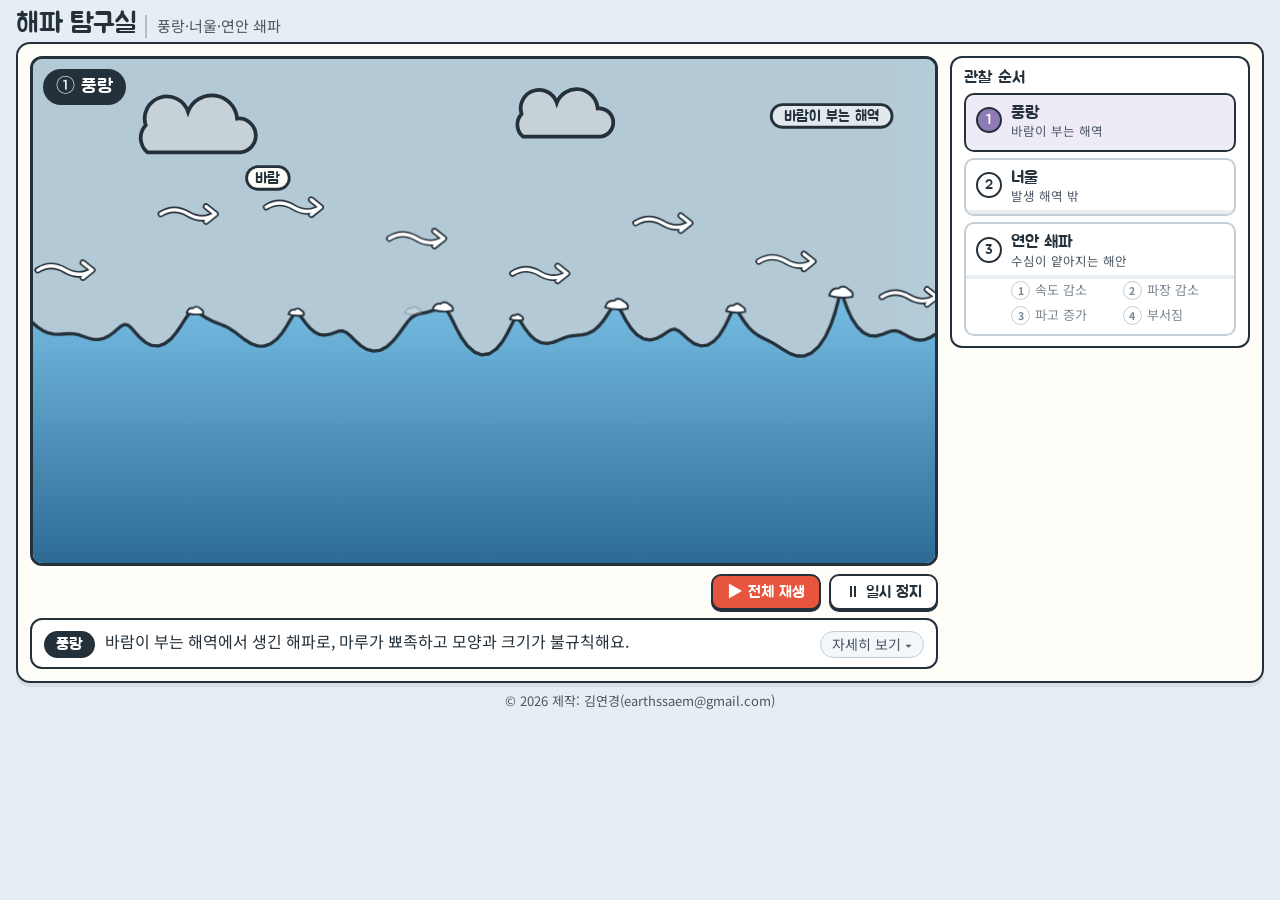
<file: standalone/tab3.html>
<!DOCTYPE html>
<html lang="ko">
<head>
<meta charset="utf-8">
<meta name="viewport" content="width=device-width, initial-scale=1, maximum-scale=1, user-scalable=no">
<title>해파 탐구실 — 풍랑·너울·연안 쇄파</title>
<link rel="preconnect" href="https://fonts.googleapis.com">
<link rel="stylesheet" href="https://fonts.googleapis.com/css2?family=Jua&family=Noto+Sans+KR:wght@400;500;700&display=swap">
<style>
/* 해파 탐구실 '풍랑·너울·연안 쇄파' 탭을 단독으로 쓰기 위해 css/style.css 에서 이 탭이 쓰는 규칙만 모음.
   원본 사이트(index.html)의 탭3 와 같은 모습·동작이며, 이 파일 하나만 있으면 file:// 로 열어도 동작함 */
:root{
  --ink:#24303A; --ink-2:#4A5763; --ink-3:#7B8792; --line:#C3CDD5;
  --paper:#FFFDF8; --ground:#E6EEF3;
  --sea:#2E7DB0; --sea-deep:#1E5A85; --sky:#BFE3F5;
  --sand:#E6C377; --sand-2:#D9AD5C; --clay:#B9744A; --rock:#8A8276;
  --accent:#E8553E; --accent-2:#C7432E; --ok:#3FA36B; --warn:#F2B233; --bad:#D9483B;
  --tab1:#5B9BD5; --tab2:#E0A93B; --tab3:#8C7BB5; --tab4:#E8553E; --tab5:#6AAE78;
  --display:'Jua','Noto Sans KR','Apple SD Gothic Neo','Malgun Gothic',sans-serif;
  --body:'Noto Sans KR','Apple SD Gothic Neo','Malgun Gothic',sans-serif;
  --bw:2px;          /* 카드·버튼·탭 테두리 */
  /* 그림(16:9) 폭은 화면 높이에 맞춰 정함: 머리말·버튼 줄·해설 카드·바닥글에 필요한 세로 공간(--reserve)을 뺀 높이 기준.
     전체 폭(--maxw)은 그림 + 오른쪽 조작 카드(--side) + 여백으로, 화면이 넓어도 패널 안에 빈 공간이 생기지 않게 함 */
  --reserve:300px; --side:300px;
  --simw:clamp(560px,calc((100vh - var(--reserve)) * 16 / 9),1140px);
  --maxw:calc(var(--simw) + var(--side) + 72px);
}
@supports (height:100dvh){:root{--simw:clamp(560px,calc((100dvh - var(--reserve)) * 16 / 9),1140px)}}
*{box-sizing:border-box}
html,body{margin:0;padding:0}
body{background:var(--ground);color:var(--ink);font-family:var(--body);font-size:16px;line-height:1.5;-webkit-tap-highlight-color:transparent}
button{font-family:var(--display);cursor:pointer;border:none}
button:focus-visible,[tabindex]:focus-visible,summary:focus-visible{outline:3px solid var(--accent);outline-offset:2px}
[hidden]{display:none!important}
/* ---------- 상단 ---------- */
.top{max-width:var(--maxw);margin:0 auto;padding:8px 16px 0;width:100%;min-width:0}
.brand{display:flex;align-items:baseline;gap:10px;min-width:0;white-space:nowrap}
.brand h1{font-family:var(--display);font-weight:400;font-size:clamp(20px,2.6vw,28px);line-height:1.2;margin:0;letter-spacing:-.5px;flex:none}
.brand .sub{font-size:clamp(12px,1.5vw,15px);color:var(--ink-2);border-left:2px solid rgba(36,48,58,.25);padding-left:10px;min-width:0;overflow:hidden;text-overflow:ellipsis}
/* ---------- 본문 ---------- */
.wrap{max-width:var(--maxw);margin:0 auto;padding:0 16px 4px;width:100%}
/* 탭마다 색(--tc)·옅은 색(--tc-soft) */
.panel{display:none;background:var(--paper);border:var(--bw) solid var(--ink);border-radius:0 14px 14px 14px;padding:12px;box-shadow:0 4px 0 rgba(36,48,58,.08)}
.panel.active{display:block}
#panel3{--tc:var(--tab3);--tc-soft:#EEEAF6}
/* ---------- 실험실 레이아웃: 왼쪽 그림 + 오른쪽 조작 카드 (좁은 화면에서는 그림 아래) ---------- */
.lab-grid{display:grid;grid-template-columns:minmax(0,1fr);gap:12px}
.lab-side{display:flex;flex-direction:column;gap:8px;min-width:0}
.sim{display:flex;flex-direction:column;gap:8px;min-width:0;width:100%;max-width:var(--simw);margin:0 auto}
@media(min-width:900px){
  .lab-grid{grid-template-columns:minmax(0,1fr) minmax(250px,var(--side));align-items:start}
  .sim{max-width:none}
}
.stage-wrap{position:relative;width:100%;aspect-ratio:16/9;border:3px solid var(--ink);border-radius:12px;overflow:hidden;background:var(--sky)}
.stage-wrap svg,.stage-wrap canvas{position:absolute;inset:0;width:100%;height:100%;display:block}
.badge{position:absolute;top:10px;left:10px;background:var(--ink);color:#fff;font-family:var(--display);font-size:clamp(14px,1.6vw,19px);padding:4px 13px;border-radius:999px;pointer-events:none}
/* ---------- 버튼 ---------- */
.controls{display:flex;flex-wrap:wrap;gap:8px;align-items:center}
.controls .spacer{flex:1}
.btn{font-size:16px;line-height:1.25;padding:6px 14px;border-radius:10px;background:#fff;color:var(--ink);border:var(--bw) solid var(--ink);box-shadow:0 2px 0 var(--ink);transition:transform .08s,box-shadow .08s,background .15s;user-select:none;-webkit-user-select:none;white-space:nowrap}
.btn:hover{background:#F4F7FA}
.btn:active{transform:translateY(2px);box-shadow:0 0 0 var(--ink)}
.btn.primary{background:var(--accent);color:#fff}
.btn.primary:hover{background:var(--accent-2)}
.btn:disabled{opacity:.4;cursor:default;transform:none;box-shadow:0 2px 0 var(--ink)}
.btn:disabled:hover{background:#fff}
/* ---------- 해설 카드 (그림 아래) ---------- */
.explain{background:#fff;border:var(--bw) solid var(--ink);border-radius:12px;padding:9px 12px;font-size:16px;line-height:1.6}
.ex-row{display:flex;align-items:flex-start;gap:10px}
.ex-title{flex:none;font-family:var(--display);font-size:16px;line-height:1.3;background:var(--ink);color:#fff;border-radius:999px;padding:3px 12px;margin-top:2px;white-space:nowrap}
.ex-main{flex:1;min-width:0;word-break:keep-all;overflow-wrap:anywhere}
.explain b{font-weight:700;color:var(--ink);background:linear-gradient(transparent 60%,rgba(255,214,102,.65) 60%)}
.ex-btn{flex:none;margin-top:2px;font-family:var(--body);font-size:14px;line-height:1.3;color:var(--ink-2);background:#F4F7FA;border:1.5px solid var(--line);border-radius:999px;padding:3px 11px;white-space:nowrap}
.ex-btn:hover{border-color:var(--ink-3);color:var(--ink)}
.ex-more{margin-top:8px;padding-top:8px;border-top:1.5px dashed var(--line);font-size:15px;color:var(--ink-2);word-break:keep-all;overflow-wrap:anywhere}
/* ---------- 카드 ---------- */
.card{background:#fff;border:var(--bw) solid var(--ink);border-radius:12px;padding:9px 12px 10px}
.card h3{font-family:var(--display);font-weight:400;font-size:17px;line-height:1.3;margin:0 0 4px;display:flex;align-items:center;gap:8px;white-space:nowrap}
/* ---------- 탭3: 관찰 순서 ---------- */
.stepper{list-style:none;margin:2px 0 0;padding:0;display:flex;flex-direction:column;gap:6px}
.stepper>li{border:var(--bw) solid var(--line);border-radius:10px;background:#fff;overflow:hidden}
.stepper>li.on{border-color:var(--ink);background:var(--tc-soft)}
.st-btn{width:100%;display:flex;align-items:center;gap:9px;padding:7px 10px;background:none;text-align:left;color:var(--ink)}
.st-btn:hover{background:rgba(36,48,58,.04)}
.st-num{flex:none;display:grid;place-items:center;width:26px;height:26px;border-radius:50%;border:var(--bw) solid var(--ink);background:#fff;font-size:14px}
.stepper>li.on .st-num{background:var(--tc);color:#fff}
.stepper>li.done .st-num{background:var(--ink);color:#fff}
.st-txt{display:flex;flex-direction:column;line-height:1.25;min-width:0}
.st-txt b{font-weight:400;font-size:17px}
.st-txt small{font-family:var(--body);font-size:12.5px;color:var(--ink-2)}
.st-bar{display:block;height:4px;background:#E9EEF2}
.st-bar i{display:block;height:100%;width:0;background:var(--tc)}
.checks{list-style:none;margin:0;padding:2px 10px 9px 45px;display:grid;grid-template-columns:1fr 1fr;gap:6px 10px}
.checks li{font-size:13px;color:var(--ink-3);display:flex;align-items:center;gap:5px;white-space:nowrap}
.checks li::before{content:attr(data-n);flex:none;display:grid;place-items:center;width:17px;height:17px;border-radius:50%;border:1.5px solid var(--line);font-size:10.5px;font-weight:700;color:var(--ink-3);background:#fff}
.checks li.now{color:var(--ink);font-weight:700}
.checks li.now::before{border-color:var(--ink);background:var(--tc);color:#fff}
.checks li.done{color:var(--ink)}
.checks li.done::before{content:'✓';border-color:var(--ink);background:var(--ink);color:#fff}
.ck-btn{font-family:var(--body);font-size:inherit;font-weight:inherit;color:inherit;background:none;padding:0;text-align:left;line-height:1.3}
.ck-btn:hover{text-decoration:underline}
/* ---------- 작은 화면 ---------- */
@media(max-width:600px){
  .btn{font-size:15px;padding:6px 11px}
  .controls .spacer{display:none}
  .controls .btn{flex:1 1 calc(50% - 8px);min-width:0}
  .ex-row{flex-wrap:wrap}
  .ex-main{flex-basis:100%;order:2}
  .ex-btn{margin-left:auto}
  .explain{font-size:15px}
  #badge3{display:none}   /* 폰: 그림이 작아 배지가 A·B 표시를 가림 (단계 이름은 아래 관찰 순서에 있음) */
}
@media (prefers-reduced-motion:reduce){*{transition-duration:.01ms!important}}
/* ---------- 푸터 ---------- */
.site-foot{max-width:var(--maxw);margin:0 auto;padding:4px 16px 8px;text-align:center;font-size:13px;color:var(--ink-2);width:100%}
.panel{border-radius:14px}
</style>
</head>
<body>
<header class="top">
  <div class="brand"><h1>해파 탐구실</h1><span class="sub">풍랑·너울·연안 쇄파</span></div>
</header>
<main class="wrap">

<section class="panel active" id="panel3">
  <div class="lab-grid">
    <div class="sim">
      <div class="stage-wrap" id="stage3">
        <svg id="svg3" viewBox="0 0 960 540" preserveAspectRatio="xMidYMid slice"></svg>
        <div class="badge" id="badge3">① 풍랑</div>
      </div>
      <div class="controls">
        <div class="spacer"></div>
        <button class="btn primary" id="t3-play">▶ 전체 재생</button>
        <button class="btn" id="t3-pause">⏸ 일시 정지</button>
      </div>
      <div id="ex3"></div>
    </div>
    <div class="lab-side">
      <div class="card">
        <h3>관찰 순서</h3>
        <ol class="stepper" id="st3"></ol>
      </div>
    </div>
  </div>
</section>

</main>
<footer class="site-foot">© 2026 제작: 김연경(earthssaem@gmail.com)</footer>
<script>
/* ===== 공통 (js/common.js 에서 이 탭이 쓰는 부분) ===== */
const $ = s => document.querySelector(s);
const $$ = s => Array.from(document.querySelectorAll(s));
/* 해설 카드: '<b>제목</b> — 핵심 해설<small>추가 설명</small>' 형식의 글을 받아
   제목 · 핵심 해설(항상 보임) · 추가 설명('자세히 보기'로 펼치고 접음)으로 나눠 시뮬레이션 아래 카드에 표시.
   <small> 이 없으면 '자세히 보기' 버튼을 숨김. 반환값: set(html) 함수 */
function explainCard(el) {
  el.classList.add('explain');
  el.innerHTML = '<div class="ex-row"><span class="ex-title"></span><div class="ex-main" aria-live="polite"></div><button type="button" class="ex-btn" aria-expanded="false"></button></div><div class="ex-more"></div>';
  const title = el.querySelector('.ex-title'), main = el.querySelector('.ex-main'), btn = el.querySelector('.ex-btn'), more = el.querySelector('.ex-more');
  let open = false;
  const sync = () => { more.hidden = !open || btn.hidden; btn.setAttribute('aria-expanded', open); btn.textContent = open ? '접기 ▴' : '자세히 보기 ▾'; };
  btn.onclick = () => { open = !open; sync(); };
  return html => {
    const sm = html.match(/<small>([\s\S]*)<\/small>\s*$/);
    let body = sm ? html.slice(0, sm.index) : html;
    const m = body.match(/^<b>(.*?)<\/b>\s*—\s*/);
    if (m) body = body.slice(m[0].length);
    title.innerHTML = m ? m[1] : ''; title.hidden = !m;
    main.innerHTML = body.trim();
    more.innerHTML = sm ? sm[1] : ''; btn.hidden = !sm;
    el.hidden = !html; if (!html) open = false; // 카드를 숨기면 '자세히'도 접힌 상태로 되돌림
    sync();
  };
}
const SVGNS = 'http://www.w3.org/2000/svg';
const clamp = (v, a, b) => Math.max(a, Math.min(b, v));
const lerp = (a, b, t) => a + (b - a) * t;
const mod = (a, n) => ((a % n) + n) % n;
function E(tag, attrs = {}, children = []) {
  const e = document.createElementNS(SVGNS, tag);
  for (const k in attrs) {
    if (k === 'text') e.textContent = attrs[k];
    else if (k === 'html') e.innerHTML = attrs[k];
    else e.setAttribute(k, attrs[k]);
  }
  for (const c of children) if (c) e.appendChild(c);
  return e;
}
function attr(e, o) { for (const k in o) e.setAttribute(k, o[k]); return e; }
/* ---- 일시 정지 (전역) ---- */
let _paused = false;
const _pauseBtns = [];
function syncPauseBtns() { _pauseBtns.forEach(b => { b.textContent = _paused ? '▶ 재생' : '⏸ 일시 정지'; }); }
function registerPauseBtn(btn) { _pauseBtns.push(btn); btn.addEventListener('click', () => { _paused = !_paused; syncPauseBtns(); }); }
function setPaused(v) { _paused = v; syncPauseBtns(); }
/* ---- 글자 폭 추정 + 알약 이름표 ---- */
function textW(t, fs) { let w = 0; for (const ch of t) { w += /[가-힣]/.test(ch) ? fs * .92 : /[①-⑳ⓐ-ⓩ⏱↔→←]/.test(ch) ? fs * .95 : /[A-Z]/.test(ch) ? fs * .64 : /[0-9a-z.]/.test(ch) ? fs * .52 : ch === ' ' ? fs * .3 : fs * .62; } return w; }
function pill(text, o = {}) {
  const fs = o.fs || 18, pad = o.pad ?? 10, h = fs + pad;
  const g = E('g', { class: 'pill' });
  const r = E('rect', { rx: h / 2, fill: o.bg || '#FFFDF8', stroke: '#24303A', 'stroke-width': o.sw ?? 3, y: -h / 2, height: h });
  const t = E('text', { 'text-anchor': 'middle', 'font-family': 'Jua', 'font-size': fs, fill: o.color || '#24303A', y: fs * .36, text });
  g.appendChild(r); g.appendChild(t);
  const set = s => { t.textContent = s; const w = textW(s, fs) + pad * 2; attr(r, { x: -w / 2, width: w }); };
  set(text);
  const move = (x, y) => g.setAttribute('transform', `translate(${x},${y})`);
  return { g, set, move };
}
/* 양방향 화살표 path */
function arrowD(x1, y1, x2, y2, h = 10) {
  const ang = Math.atan2(y2 - y1, x2 - x1);
  const head = (x, y, dir) => `M${x + Math.cos(dir + Math.PI * .8) * h} ${y + Math.sin(dir + Math.PI * .8) * h} L${x} ${y} L${x + Math.cos(dir - Math.PI * .8) * h} ${y + Math.sin(dir - Math.PI * .8) * h}`;
  return `M${x1} ${y1} L${x2} ${y2} ${head(x2, y2, ang)} ${head(x1, y1, ang + Math.PI)}`;
}

/* ---- 애니메이션 루프: 이 파일에는 탭이 하나뿐이므로 frames['3']만 호출 ---- */
const frames = {};
let _last = performance.now();
(function loop(now) {
  let dt = (now - _last) / 1000; _last = now; if (dt > 0.1) dt = 0.1;
  if (!_paused && frames['3']) frames['3'](dt);
  requestAnimationFrame(loop);
})(performance.now());

/* ===== 문구 (js/text.js 의 tab3) ===== */
const TEXT = {
  /* ===== 탭3: 풍랑·너울·연안 쇄파 ===== */
  tab3: {
    /* 단계: 그림 배지·관찰 순서 카드 */
    steps: [
      { badge: '① 풍랑', name: '풍랑', where: '바람이 부는 해역' },
      { badge: '② 너울', name: '너울', where: '발생 해역 밖' },
      { badge: '③ 연안 쇄파', name: '연안 쇄파', where: '수심이 얕아지는 해안' },
    ],
    /* ③ 단계에서 순서대로 강조할 변화 (누르면 그 장면으로 바로) */
    checks: ['속도 감소', '파장 감소', '파고 증가', '부서짐'],
    /* 그림 안 이름표 */
    wind: '바람', windZone: '바람이 부는 해역', calmZone: '발생 해역 밖',
    firstLen: '처음 파장', nowLen: '지금 파장', firstH: '처음', nowH: '지금', hold: '잠깐 멈춤 · 처음과 지금을 비교해 보세요',
    /* 재생 버튼 */
    play: '▶ 전체 재생', replay: '↺ 다시 재생',
    /* 단계별 해설 (①·②, 그리고 ③으로 카메라가 이동하는 동안) — 기본 설명은 최대 2문장, 이유·수식은 <small>(자세히 보기) */
    cap: [
      '<b>풍랑</b> — 바람이 부는 해역에서 생긴 해파로, 마루가 뾰족하고 모양과 크기가 불규칙해요.<small>바람이 셀수록, 오래 불수록, 바람이 부는 해역이 넓을수록 파고와 파장이 커져요.</small>',
      '<b>너울</b> — 해파가 바람이 부는 해역을 벗어나면 마루가 둥글고 비교적 규칙적인 너울이 돼요.<small>바람이 멎어서가 아니라 해파가 발생 해역을 벗어난 거예요. 파장이 짧은 해파는 전파되는 동안 쉽게 약해지고, 파장이 긴 해파는 더 빠르게 멀리까지 전달돼요. 그래서 바람이 잔잔한 날에도 먼 바다에서 온 너울이 해안에 밀려올 수 있어요.</small>',
      '<b>연안 쇄파</b> — 너울이 해안에 다가오면 속도·파장·파고가 함께 변해요. 함께 일어나는 변화를 하나씩 살펴봐요.',
    ],
    /* ③ 관찰 단계별 해설: 속도 감소 → 파장 감소 → 파고 증가 → 부서짐 → 부서진 뒤 */
    cap3: [
      '<b>속도 감소</b> — 수심이 얕아지면 해파의 속도가 감소해요. 앞의 마루가 얕은 곳을 먼저 만나 뒤의 마루보다 느리게 나아가요.<small>수심이 파장의 1/2보다 얕아지면 해파가 해저면의 영향을 받아 속도가 감소해요. 수심이 파장의 1/20보다 얕은 천해파에서는 해파의 속도가 v = √(gh)로, 얕을수록 작아요.</small>',
      '<b>파장 감소</b> — 앞의 마루가 먼저 느려지면서, 뒤의 마루와의 간격이 좁아져요. 해파의 주기가 일정하므로 속도가 감소하면 파장이 짧아져요.<small>파장 = 속도 × 주기예요. 같은 자리에 마루가 지나가는 시간 간격(주기)은 해안에 다가와도 변하지 않아요.</small>',
      '<b>파고 증가</b> — 해안에 가까워질수록 같은 마루의 파고(골에서 마루까지)가 높아져요.<small>얕은 곳에서는 해파의 에너지가 전달되는 속도도 느려져서, 같은 에너지가 더 좁은 구간에 모이고 파고가 높아져요. 해안에서 먼 곳에서는 파고가 잠시 조금 낮아지기도 해서, 파고가 높아지는 연안 구간에서 비교해요.</small>',
      '<b>부서짐</b> — 앞면이 가팔라진 마루의 끝이 앞으로 뻗어 나가다가 아래로 떨어지며 부서져요.<small>얕은 곳에서는 마루 쪽이 골 쪽보다 수심이 깊어 더 빨리 나아가요. 이 모형에서는 파고가 수심의 약 0.8배에 이르면 부서져요.</small>',
      '<b>연안 쇄파</b> — 부서진 해파는 낮고 넓은 흰 물결이 되어 해안으로 밀려가며 약해져요.<small>이 장면은 대표적인 과정을 단순하게 나타낸 모형이에요. 실제 해파는 해저 지형과 파고·파장에 따라 부서지는 위치와 모습이 달라요. 세로 방향(수심·파고)은 보기 쉽게 과장했어요.</small>',
    ],
  },
};

/* ===== 탭3 본체 (js/tab3.js 그대로) ===== */
/* 탭3: 풍랑·너울·연안 쇄파 — ① 바람 부는 해역의 풍랑 → (경계 정지) → ② 발생 해역 밖의 너울 → ③ 해안의 연안 쇄파를 이어서 자동 재생
   하나의 긴 바다(world x) 위에서 카메라가 이동. 너울은 분산 관계(ω² = gk·tanh kh)로 수심에 따른 파장·속도를,
   에너지 흐름 보존(천수 계수)으로 파고를 계산하고, 파고가 수심의 0.78배에 이르면 부서진 뒤 파고 = 0.78 × 수심으로 줄어듦 (단순화한 모형).
   ③은 구도·배율을 고정하고 이웃한 두 마루(앞 A·뒤 B)를 따라가며 속도·이동 거리 → 마루 사이 간격(파장) → A 의 파고 → 부서짐을 차례로 강조
   (물리량은 계산대로 늘 함께 변함). 부서질 때는 넘어지는 마루 끝을 밑바탕 수면 위에 따로 그려, 앞으로 뻗어 떨어진 뒤 흰 물결이 됨.
   그리기 층: 뒤 SVG(하늘·구름·경계·해역 이름표) < 캔버스(수면·흰 물결·바람 화살표·해저·해안) < 앞 SVG(관찰 표시·라벨, 화면 좌표라 배율과 무관하게 글자 크기 유지) */
/* ================= 탭3: 풍랑·너울·연안 쇄파 ================= */
(function () {
  const TX = TEXT.tab3; // 이 탭의 문구
  const svg = $('#svg3');                       // 뒤 SVG
  const stageEl = $('#stage3');
  const TAU = 2 * Math.PI;
  const sm = (a, b, x) => { const t = clamp((x - a) / (b - a), 0, 1); return t * t * (3 - 2 * t); };
  const INK = '#24303A', ACC = '#E8553E', GREY = '#7B8792';

  /* ---- 장면 (단위: px, s) ---- */
  const Y0 = 290;                 // 평균 해수면
  const XW = 1100;                // 바람이 부는 해역의 끝(경계)
  const CAM1 = 700;               // 경계 정지 카메라 (경계가 화면 x = 400)
  const CAM2 = 1550;              // ② 너울을 보는 카메라
  const XS = 3642;                // 해안선(world x)
  const BED = .34, U1 = 120;      // 해안 쪽 해저 경사(해안선에서 U1 까지 직선), 그 너머는 네제곱으로 깊어짐
  /* ---- 너울: 주기 T, 깊은 바다 파장 L0·속도 C0·파고 H0. 수심·파고는 그림에서 VEX배 과장 (파고/수심 비는 과장과 무관) ---- */
  const T = 3.2, OM = TAU / T, L0 = 220, G = TAU * L0 / (T * T), VEX = 18, H0 = 37.5, GAM = .78, DMIN = 8;
  const K0 = TAU / L0, C0 = OM / K0, PH0 = 1.3;
  /* 수심: 해안선에서 830 px 떨어진 곳(쇄파 구역 화면의 왼쪽 끝)에서 속도가 깊은 바다의 90%가 되도록 C4를 정함 */
  const D90 = Math.atanh(.9) / (K0 / .9) * VEX, C4 = (D90 - BED * 830) / Math.pow(830 - U1, 4);
  const depth = x => { const u = XS - x; return u <= 0 ? 0 : Math.min(4000, BED * u + C4 * Math.pow(Math.max(0, u - U1), 4)); };
  /* ---- 풍랑: 짧은 파장 성분들 (바람 부는 해역을 벗어나면 D 거리로 약해짐, 짧을수록 빨리) ---- */
  const WIND = [{ L: 58, a: 7.5, D: 70, p: .4 }, { L: 84, a: 10.5, D: 110, p: 2.3 }, { L: 112, a: 12, D: 160, p: 4.1 }, { L: 150, a: 10, D: 220, p: 1.3 }]
    .map(w => { const k = TAU / w.L; return { ...w, k, om: Math.sqrt(G * k) }; });
  const QW = .3; // 풍랑 마루를 뾰족하게 (Gerstner). 성분이 모두 겹쳐도 Σ k·a·QW < 1 이라 윤곽이 접히지 않음

  /* ---- 수심·너울 표 (world x, 2 px 간격) ---- */
  const XMIN = -400, XMAX = XS + 400, DX = 2, N = (XMAX - XMIN) / DX + 1;
  const KK = new Float64Array(N), PHI = new Float64Array(N), HH = new Float64Array(N), MM = new Float64Array(N), LEAN = new Float64Array(N), VF = new Float64Array(N);
  let XB = XS;
  (function build() {
    const cg0 = G / (2 * OM);
    const Hsh = new Float64Array(N);
    for (let i = 0; i < N; i++) {
      const x = XMIN + i * DX, h = Math.max(depth(x), DMIN) / VEX;
      const q = OM * Math.sqrt(h / G), kh = q * q * Math.pow(1 - Math.exp(-Math.pow(q, 2.4908)), -.4015), k = kh / h;
      KK[i] = k; MM[i] = Math.min(2.4, 1 + 1.5 * (1 - Math.tanh(kh)));
      const c = OM / k, cg = c / 2 * (1 + 2 * kh / Math.sinh(2 * kh));
      // 바람 부는 해역에서는 너울 성분이 35%만, 경계를 지나며 100%로 (풍랑 성분이 잦아드는 만큼 드러남)
      Hsh[i] = H0 * (.35 + .65 * sm(XW - 250, XW + 450, x)) * Math.sqrt(cg0 / cg);
      if (i) PHI[i] = PHI[i - 1] + (KK[i - 1] + k) / 2 * DX;
    }
    for (let i = 0; i < N; i++) {
      const x = XMIN + i * DX, d = depth(x);
      if (XB === XS && x > XS - 600 && Hsh[i] >= GAM * d) XB = x;
      HH[i] = x >= XS ? 0 : Math.min(Hsh[i], GAM * d);
    }
    for (let i = 0; i < N; i++) {
      const x = XMIN + i * DX;
      LEAN[i] = .92 * sm(XB - 260, XB - 16, x);                               // 앞으로 쏠림: 쇄파 직전까지 0 → .92 (앞면이 거의 수직까지 가팔라짐, 1.09 를 넘지 않아 접히지 않음)
      VF[i] = sm(XB + 16, XB + 44, x);                                        // 부서진 뒤: 마루 끝이 앞쪽 수면에 닿은 뒤 낮고 넓은 물결로 (0 → 1)
      if (x > XB + 16) MM[i] = MM[i] + (.6 - MM[i]) * VF[i];                 // 마루 모양: 뾰족 → 넓고 납작
    }
  })();
  const at = (A, x) => { const f = clamp((x - XMIN) / DX, 0, N - 1.001), i = f | 0, r = f - i; return A[i] + (A[i + 1] - A[i]) * r; };
  const phiInv = v => { let lo = 0, hi = N - 1; if (v <= PHI[0]) return XMIN; if (v >= PHI[hi]) return XMAX; while (hi - lo > 1) { const m = (lo + hi) >> 1; if (PHI[m] < v) lo = m; else hi = m; } return XMIN + (lo + (v - PHI[lo]) / (PHI[hi] - PHI[lo])) * DX; };
  const mu = m => 1 / Math.sqrt(Math.PI * (m + .25)); // ((1+cosθ)/2)^m 의 평균 → 평균 해수면 유지

  /* ---- 카메라·타임라인: ① 10 s → 이동 6 s → 경계 정지 2.5 s → 이동 7.5 s → ② 8 s → 이동 9 s → ③ (관찰 마루에 따라 약 30 s) ----
     ③ 구도는 도착 뒤 위치·배율 모두 고정 (마루를 따라 움직이거나 쇄파 순간에 확대하지 않음): 비교적 깊은 바다(해안선에서 700 px,
     파장이 깊은 바다의 약 3/4)부터 해안까지 한 화면, 배율 Z3. 이동하는 동안 하늘을 줄이고 바다·해저를 넓게 보이도록 화면을 내림 */
  const CAM3 = XS - 700, Z3 = 1.25, VY3 = 166;
  const T1 = 10, P1 = 6, HOLD = 2.5, P2 = 7.5, T2 = 8, P3 = 9;
  const START = [0, T1, T1 + P1 + HOLD + P2 + T2];
  const DUR = [T1, START[2] - START[1], P3 + 42];
  let TOTAL = START[2] + DUR[2];  // ③ 길이는 pickTrack() 에서 추적 마루에 맞춰 다시 정함
  const camAt = s => {
    if (s < T1) return 0; s -= T1;
    if (s < P1) return CAM1 * sm(0, 1, s / P1); s -= P1;
    if (s < HOLD) return CAM1; s -= HOLD;
    if (s < P2) return CAM1 + (CAM2 - CAM1) * sm(0, 1, s / P2); s -= P2;
    if (s < T2) return CAM2; s -= T2;
    return CAM2 + (CAM3 - CAM2) * sm(0, 1, s / P3);
  };
  const viewAt = s => { const e = sm(START[2], START[2] + P3, s), z = 1 + (Z3 - 1) * e; return [0, VY3 * e, 960 / z, 540 / z]; }; // ③으로 이동하는 동안만 바뀌고 그 뒤 고정
  const stageAt = s => s < START[1] ? 0 : s < START[2] ? 1 : 2;
  /* ③ 관찰: 뒤 마루 B 가 화면 왼쪽(XIN)에 들어올 때 시작. 앞 마루 A 가 X1·X2 에 오면 강조를 속도 → 파장 → 파고로 옮김 */
  const XIN = CAM3 + 40, X1 = XS - 400, X2 = XS - 280;
  /* 쇄파: 마루가 BK0 에서 BK1 로 가는 동안 마루 끝이 앞으로 뻗어 떨어짐 (진행도 b = 0 → 1, 닿는 순간 b ≈ .78) */
  const BK0 = XB - 16, BK1 = XB + 30, brk = x => (x - BK0) / (BK1 - BK0);

  /* ---- 뒤 SVG: 하늘 (하늘색은 카메라의 50%, 흰 구름 50%, 먹구름·경계·이름표 100%). 해는 없음 ---- */
  svg.appendChild(E('defs', {}, [
    E('linearGradient', { id: 's3-sky', gradientUnits: 'userSpaceOnUse', x1: 900, y1: 0, x2: 1500, y2: 0 }, [E('stop', { offset: 0, 'stop-color': '#B3CAD6' }), E('stop', { offset: 1, 'stop-color': '#BFE3F5' })]),
  ]));
  const PAR_MID = .5;
  const mid = E('g'); svg.appendChild(mid);
  mid.appendChild(E('rect', { x: -200, y: -40, width: 1102, height: 760, fill: '#B3CAD6' }));
  mid.appendChild(E('rect', { x: 1498, y: -40, width: 1600, height: 760, fill: '#BFE3F5' }));
  mid.appendChild(E('rect', { x: 900, y: -40, width: 600, height: 760, fill: 'url(#s3-sky)' }));
  const cloud = (x, y, s, fill) => E('path', { d: 'M0 0 a26 26 0 0 1 50 -16 a30 30 0 0 1 58 8 a20 20 0 0 1 4 40 l-110 0 a22 22 0 0 1 -2 -32 Z', fill, stroke: INK, 'stroke-width': 4 / s, transform: `translate(${x},${y}) scale(${s})` });
  const clouds = E('g'); svg.appendChild(clouds);      // 흰 구름 두 개, 작게 (카메라의 50%)
  [[1130, 70, .6], [1800, 62, .55]].forEach(([x, y, s]) => clouds.appendChild(cloud(x, y, s, '#fff')));
  const back = E('g'); svg.appendChild(back);           // 바다에 붙은 것: 먹구름·경계 (100%)
  [[120, 72, .9], [520, 60, .75], [1000, 80, .9]].forEach(([x, y, s]) => back.appendChild(cloud(x, y, s, '#C7D1D8')));
  back.appendChild(E('path', { d: `M${XW} 40 L${XW} ${Y0 - 50}`, stroke: INK, 'stroke-width': 2, 'stroke-dasharray': '8 7', opacity: .45 }));
  const winds = []; for (let i = 0; i < 9; i++) winds.push({ off: i * 131, y: 160 + (i * 37) % 95 });

  /* ---- 캔버스 (수면·거품·물마루·바람 화살표·해저·해안): 배율은 1.5배까지, 느리면 더 낮춤 ---- */
  const cv = document.createElement('canvas'); cv.className = 'stage-cv'; svg.after(cv);
  const ctx = cv.getContext('2d');
  let cvW = 0, cvH = 0, base = { s: 1, ox: 0, oy: 0 }, dprCap = 1.5;
  let fAcc = 0, fN = 0;
  function watchFps(dt) { // 최근 2초 평균 프레임 간격이 25 ms 를 넘으면 캔버스 배율을 한 단계 낮춤 (1.5 → 1 → .75)
    fAcc += dt; fN++; if (fAcc < 2) return;
    if (fAcc / fN > .025 && dprCap > .75) { dprCap = dprCap > 1 ? 1 : .75; cvW = 0; }
    fAcc = 0; fN = 0;
  }
  function fitCanvas() {
    const r = stageEl.getBoundingClientRect(), dpr = Math.min(window.devicePixelRatio || 1, dprCap);
    const w = Math.max(1, Math.round(r.width * dpr)), h = Math.max(1, Math.round(r.height * dpr));
    if (w === cvW && h === cvH) return;
    cvW = cv.width = w; cvH = cv.height = h;
    const s = Math.max(w / 960, h / 540);                 // SVG 의 xMidYMid slice 와 같은 배치
    base = { s, ox: (w - 960 * s) / 2, oy: (h - 540 * s) / 2 };
  }
  if (window.ResizeObserver) new ResizeObserver(fitCanvas).observe(stageEl); else window.addEventListener('resize', fitCanvas);
  const WIND_D = new Path2D('M-44 0 Q-30 -9 -15 0 T14 0 M14 0 L4 -8 M14 0 L4 8');
  const CAP_D = new Path2D('M-10 3 Q-8 -4 -2 -3 Q2 -7 7 -2 Q11 0 10 4 Q0 6 -10 3 Z');
  const beachY = u => u <= 100 ? Y0 - .3 * u : Y0 - 30 - .08 * (u - 100);
  const bedD = (() => { let d = `M${XS - 1400} 720`; for (let x = XS - 1400; x <= XS + 400; x += 10) d += `L${x} ${(x < XS ? Y0 + depth(x) : beachY(x - XS)).toFixed(1)}`; return new Path2D(d + `L${XS + 400} 720Z`); })();
  const pebbles = []; for (let x = XS - 530; x < XS + 360; x += 46) { const y = (x < XS ? Y0 + depth(x) : beachY(x - XS)) + 16 + (x % 3) * 9; if (y < 660) pebbles.push([x + (x % 5) * 4, y]); }
  let waterGrad = null;

  /* ---- 앞 SVG (화면 좌표 0~960 × 0~540, 확대와 무관): 추적 표시·측정선·라벨 ---- */
  const svgF = E('svg', { viewBox: '0 0 960 540', preserveAspectRatio: 'xMidYMid slice' }); cv.after(svgF);
  /* 해역 이름표: 바다(world x)에 붙어 카메라와 함께 옆으로 움직이지만 높이·크기는 화면 기준으로 고정 (③으로 갈 때 확대·화면 내림에 밀려 잘리지 않게).
     화면 가장자리에 닿기 전에 서서히 숨기고, ③으로 이동하기 시작하면 숨김 */
  const zoneG = E('g'); svgF.appendChild(zoneG);
  const zones = [[TX.wind, 250, 128], [TX.windZone, 850, 62, '#E3EAEF'], [TX.calmZone, 1350, 30], [TX.calmZone, 2050, 30]].map(([s, x, y, bg]) => {
    const p = pill(s, { fs: 16, pad: 8, bg }); zoneG.appendChild(p.g); return { p, x, y, hw: textW(s, 16) / 2 + 8 };
  });
  function placeZones() {
    const out = 1 - sm(START[2], START[2] + 1.2, tau);
    const sky = (1 - sm(START[2] + .5, START[2] + 3, tau)).toFixed(2); // 구름도 화면을 내리는 동안 위로 잘려 나가지 않게 서서히 숨김
    if (clouds.getAttribute('opacity') !== sky) { clouds.setAttribute('opacity', sky); back.setAttribute('opacity', sky); }
    for (const z of zones) {
      const sx = toX(z.x - camX), o = out * clamp((sx - z.hw - 6) / 40, 0, 1) * clamp((954 - sx - z.hw) / 40, 0, 1), k = o.toFixed(2) + f1(sx);
      if (k === z.k) continue; z.k = k;                // 카메라가 멈춰 있으면 건드리지 않음
      fade(z.p.g, o); if (o > .01) z.p.move(f1(sx), z.y);
    }
  }
  const ann = E('g'); svgF.appendChild(ann);
  const THIN = { stroke: INK, 'stroke-width': 1.5, fill: 'none', opacity: .55 };                 // 보조선: 가늘고 옅게
  const SOLID = { stroke: ACC, 'stroke-width': 4, fill: 'none', 'stroke-linecap': 'round', 'stroke-linejoin': 'round' }; // 현재 값
  const txt = (s, o = {}) => E('text', { 'font-family': 'Jua', 'font-size': o.fs || 19, fill: o.fill || INK, 'text-anchor': o.anchor || 'middle', 'paint-order': 'stroke', stroke: '#FFFDF8', 'stroke-width': 2.5, 'stroke-opacity': .8, 'stroke-linejoin': 'round', text: s });
  const place = (el, x, y) => { sa(el, 'x', f1(clamp(x, 14, 946))); sa(el, 'y', f1(clamp(y, 24, 526))); }; // 확대돼도 글자가 화면 밖으로 나가지 않게
  /* 처음·지금 비교: 움직이는 동안에는 측정선을 그리지 않고, 잠깐 멈춘 화면에서 '처음'(관찰 시작 때, 회색)과 '지금'(빨강)을 나란히 보여 줌.
     처음 값은 관찰 시작 시각의 수면 식으로 다시 계산 (어느 장면에서 시작해도 같음) */
  const FIRST = { stroke: GREY, 'stroke-width': 3, fill: 'none', 'stroke-linecap': 'round', 'stroke-linejoin': 'round' };
  // 파장: 처음(관찰 시작 때 A·B 마루 꼭대기 자리, 회색 점) · 지금(빨강) 을 같은 높이의 양방향 화살표로, 이름은 화살표 중앙 위
  const gLen0 = E('g'), len0Guide = E('path', { ...THIN, stroke: GREY, opacity: .9 }), len0Dot = E('path', { fill: GREY }), len0 = E('path', FIRST), len0T = txt(TX.firstLen, { fill: GREY, fs: 17 });
  gLen0.append(len0Guide, len0Dot, len0, len0T);
  const gLen = E('g'), lenGuide = E('path', THIN), lenNow = E('path', SOLID), lenLabel = txt(TX.nowLen, { fill: ACC, fs: 17 });
  gLen.append(lenGuide, lenNow, lenLabel);
  // 파고: 지금 A(빨강 화살표: 마루 ~ A·B 사이 골)에 처음 A 의 마루 모양(회색 점선)을 같은 골 높이로 겹치고, 그 옆에 처음 파고(회색 화살표)
  const gHt = E('g'), htGhost = E('path', { stroke: GREY, 'stroke-width': 2.5, fill: 'none', 'stroke-dasharray': '6 5', 'stroke-linejoin': 'round' }), htBase = E('path', THIN), htFirst = E('path', FIRST), htNow = E('path', SOLID);
  const htFirstT = txt(TX.firstH, { fill: GREY, fs: 17 }), htLabel = txt(TX.nowH, { fill: ACC, fs: 17 });
  gHt.append(htGhost, htBase, htFirst, htNow, htFirstT, htLabel);
  const holdNote = txt(TX.hold, { fs: 16, fill: INK });                  // 잠깐 멈춤 안내 (화면 위 가운데, 고정)
  ann.append(gLen0, gLen, gHt, holdNote);
  const dArrowV = (x, y1, y2) => `M${f1(x)} ${f1(y1)}L${f1(x)} ${f1(y2)}M${f1(x - 6)} ${f1(y1 + 8)}L${f1(x)} ${f1(y1)}L${f1(x + 6)} ${f1(y1 + 8)}M${f1(x - 6)} ${f1(y2 - 8)}L${f1(x)} ${f1(y2)}L${f1(x + 6)} ${f1(y2 - 8)}`;
  const f1 = v => v.toFixed(1);
  const sa = (el, k, v) => { if (el.getAttribute(k) !== v) el.setAttribute(k, v); }; // 값이 바뀔 때만 씀 (멈춤 중 같은 값을 다시 써서 레이아웃을 다시 계산하지 않게)

  /* ---- 상태 ---- */
  let t = 0, tau = 0, state = 'idle', stage = -1, camX = 0, track = null, phase = -1, OFF = 0, zoom = '', view = [0, 0, 960, 540];
  const FREEZE = [3.5, 3.5];       // 처음·지금 비교를 위해 잠깐 멈추는 시간 (벽시계 s): [파장 비교, 파고 비교]
  let hold = 0, hk = -1, holdT = 0; // 남은 멈춤 시간, 멈춤 번호(-1: 아님), 멈춘 뒤 흐른 시간
  const OBS = .8, SLOW = .65; // ③ 관찰 중 재생 속도, 관찰 마루가 넘어지는 동안은 그 SLOW 배 (수면·거품·표시·설명·막대 모두 같은 시간 기준)
  const toX = x => (x - view[0]) * 960 / view[2], toY = y => (y - view[1]) * 540 / view[3]; // 캔버스 좌표 → 앞 SVG(화면) 좌표

  /* 마루 n 이 x 에 있는 시각 / 시각 tt 의 마루 n 위치 (n 이 클수록 앞쪽 마루) */
  const tOf = (n, x) => (at(PHI, x) + PH0 - TAU * n) / OM, xOf = (n, tt) => phiInv(OM * tt - PH0 + TAU * n);
  const Hd = x => at(HH, x) * (1 - .4 * at(VF, x));            // 그림에 쓰는 파고 (부서진 뒤 낮아짐)
  const crestEta = x => Hd(x) * (1 - mu(at(MM, x)));           // 마루 꼭대기 높이 (평균 해수면 위)
  /* 마루 n 의 파고 = 마루 꼭대기 ~ 바로 뒤 골 (반 파장 뒤, A·B 사이) — 그림의 수면과 같은 식 */
  const heightOf = (n, tt) => { const xc = xOf(n, tt), xt = xOf(n - .5, tt); return crestEta(xc) + Hd(xt) * mu(at(MM, xt)); };
  /* ③에 들어설 때: 카메라 도착 뒤 뒤 마루 B 가 화면 왼쪽(XIN)을 처음 지날 때 관찰 시작. A = B 바로 앞 마루 */
  function pickTrack() {
    const te = t + (START[2] + P3 - tau);               // 카메라 도착 시각 (전역 시간)
    const nB = Math.floor((at(PHI, XIN) + PH0 - OM * (te + .3)) / TAU), nA = nB + 1;
    const tin = tOf(nB, XIN);
    track = { nA, nB, tin, t1: tOf(nA, X1), t2: tOf(nA, X2), ts0: tOf(nA, BK0 - 6), ts1: tOf(nA, BK1 + 4), ta: tOf(nA, BK1 + 16) };
    track.stops = [track.t2 - .05, tOf(nA, BK0 - 14)]; track.fi = 0; track.seen = [false, false]; // 잠깐 멈춤: 파장 단계 끝 · 부서지기 직전
    hold = 0; hk = -1;
    track.L0 = xOf(nA, tin) - xOf(nB, tin);             // 관찰 시작 때 A·B 사이 거리
    track.H0 = heightOf(nA, tin);                       // 관찰 시작 때 A 의 파고
    track.tEnd = tOf(nA, XS - 40) + 2;
    OFF = tau - t; TOTAL = track.tEnd + OFF; DUR[2] = TOTAL - START[2];
  }
  const camNow = () => camAt(tau);

  /* ---- 수면 계산 (화면 x 5 px 간격, 넘어가는 마루 근처는 2.5 px) ---- */
  const SX = [], SY = [], SW = [], CR = [];
  const NW = WIND.length, WA = new Float64Array(NW), WP = new Float64Array(NW); // 풍랑 성분의 이번 프레임 진폭·위상 (x와 무관한 부분)
  function surface() {
    const Ft = OM * t - PH0;
    for (let j = 0; j < NW; j++) { const w = WIND[j]; WA[j] = w.a * (1 + .18 * Math.sin(.37 * t * (j + 1) + w.p)); WP[j] = w.p - w.om * t; }
    SX.length = SY.length = SW.length = 0;
    for (let sx = -32, step = 5; sx <= 992; sx += step) {
      const x = camX + sx;
      step = Math.abs(x - XB) < 80 ? 2.5 : 5;
      const f = clamp((x - XMIN) / DX, 0, N - 1.001), i = f | 0, r = f - i;
      const k = KK[i] + (KK[i + 1] - KK[i]) * r, m = MM[i] + (MM[i + 1] - MM[i]) * r, vf = VF[i] + (VF[i + 1] - VF[i]) * r;
      const H = (HH[i] + (HH[i + 1] - HH[i]) * r) * (1 - .4 * vf);   // 부서진 뒤 무너져 낮아짐 (그림용)
      const th = PHI[i] + (PHI[i + 1] - PHI[i]) * r - Ft, lean = LEAN[i] + (LEAN[i + 1] - LEAN[i]) * r, c2 = (1 + Math.cos(th)) / 2;
      let eta = H * (Math.pow(c2, m) - mu(m)), dx = lean * 1.415 / k * c2 * c2, wsum = 0;
      if (x < XW + 900) {
        const fetch = .55 + .45 * sm(-200, 700, x), past = x > XW ? x - XW : 0;
        for (let j = 0; j < NW; j++) {
          const w = WIND[j], env = past ? fetch * Math.exp(-past / w.D) : fetch; if (env < .01) continue;
          const a = WA[j] * env, th2 = w.k * x + WP[j];
          eta += a * Math.cos(th2); dx -= QW * a * Math.sin(th2); wsum += env;
        }
      }
      let X = sx + dx; const Y = Y0 - eta;
      if (x > XB - 120 && SX.length && X < SX[SX.length - 1] + .25) X = SX[SX.length - 1] + .25; // 밑바탕 수면은 x 가 되돌아가지 않음 (넘어지는 마루 끝은 breakers() 가 따로 그림)
      SX.push(X); SY.push(Y); SW.push(wsum);
    }
    CR.length = 0; // 풍랑의 흰 물마루 후보: 바람 부는 해역의 높고 뾰족한 마루
    for (let i = 1; i < SX.length - 1; i++) {
      if (SW[i] < .8 || !(SY[i] < SY[i - 1] && SY[i] <= SY[i + 1])) continue;
      const h = Y0 - SY[i]; if (h >= 11) CR.push({ X: SX[i], Y: SY[i], h });
    }
    breakers();
  }
  /* 화면 x 근처(±rad)에서 가장 높은 표본 → 마루 꼭대기 */
  function crestSample(sx, rad) { let i0 = -1, best = 1e9; for (let i = 1; i < SX.length - 1; i++) if (Math.abs(SX[i] - sx) < rad && SY[i] < best) { best = SY[i]; i0 = i; } return i0; }
  /* 표본 i 와 양옆 두 점을 지나는 포물선의 꼭짓점 [x, y] (표본 사이 양쪽 절반 안으로 제한)
     → 마루·골이 움직일 때 표시·라벨이 표본 간격(5 px)씩 건너뛰며 떨리지 않고 부드럽게 따라감 */
  function vertex(i) {
    const x0 = SX[i - 1], y0 = SY[i - 1], x1 = SX[i], y1 = SY[i], x2 = SX[i + 1], y2 = SY[i + 1];
    const a = x1 - x0, b = x2 - x1; if (a <= 1e-6 || b <= 1e-6) return [x1, y1];
    const s0 = (y1 - y0) / a, s1 = (y2 - y1) / b, A = (s1 - s0) / (a + b), B = (s0 * b + s1 * a) / (a + b); // y = y1 + B·u + A·u², u = x − x1
    if (Math.abs(A) < 1e-9) return [x1, y1];
    const u = clamp(-B / (2 * A), -a / 2, b / 2);
    return [x1 + u, y1 + B * u + A * u * u];
  }
  /* 마루(world x)의 화면 꼭대기 (표본에서 찾음; 그림과 항상 일치) — 거품 그리기용 */
  function crestTop(x) { const sx = x - camX + at(LEAN, x) * 1.415 / at(KK, x), i = crestSample(sx, 32); return i < 0 ? null : { i, x: SX[i], y: SY[i], k: at(KK, x), H: at(HH, x) }; }
  /* 표시·라벨용 마루 꼭대기: 근처의 볼록한 꼭대기들을 표본 사이까지 보간한 뒤 높이가 비슷할수록 크게 섞음
     → 마루가 움직여도, 부서질 때 원래 꼭대기와 떨어지는 마루 끝의 높이가 엇갈려도 표시가 건너뛰지 않고 미끄러지듯 옮겨 감 */
  function crestMark(x) {
    const c = crestTop(x); if (!c) return null;
    const sx = x - camX + at(LEAN, x) * 1.415 / c.k, tops = [];
    for (let i = Math.max(1, c.i - 26), i1 = Math.min(SX.length - 2, c.i + 26); i <= i1; i++) if (Math.abs(SX[i] - sx) < 32 && SY[i] <= SY[i - 1] && SY[i] <= SY[i + 1]) tops.push(vertex(i)); // c.i 근처만 (표본 간격 ≥ 2.5 px)
    if (!tops.length) tops.push(vertex(c.i));
    const top = Math.min(...tops.map(v => v[1])); let w = 0, mx = 0, my = 0;
    for (const [vx, vy] of tops) { const k = Math.exp(-(vy - top) / .6); w += k; mx += k * vx; my += k * vy; }
    return { ...c, x: mx / w, y: my / w };
  }

  /* ---- 쇄파: 넘어지는 마루 끝 (BK0 ~ BK1 을 지나는 마루마다, 모든 마루가 같은 자리에서 같은 모습으로 부서짐) ----
     밑바탕 수면(SX·SY)은 x 가 되돌아가지 않아 앞면이 수직까지만 가팔라짐. 마루 끝(입술)은 따로 곡선으로 만들어 그릴 윤곽(PX·PY)에 이어 붙임:
     위쪽 선(마루 뒤 → 앞으로 뻗은 끝) + 아래쪽 선(끝 → 마루 앞면). 아래쪽 선은 늘 밑바탕 수면보다 위, 위쪽 선은 늘 아래쪽 선보다 위라
     윤곽이 스스로 교차하지 않고, 그 사이 빈 곳(공기)이 보임. 진행도 b: 0~.6 끝이 뻗어 나감 → .78 앞쪽 수면에 닿음 → 1 빈 곳이 닫힘 → 1.3 흰 물결로 */
  const PX = [], PY = [], BRK = [];
  const HB = at(HH, XB);                                   // 부서지는 마루의 크기 기준 (쇄파 지점의 파고)
  const herm = (x, x0, y0, m0, x1, y1, m1) => { const d = x1 - x0, s = clamp((x - x0) / d, 0, 1), s2 = s * s, s3 = s2 * s; return (2 * s3 - 3 * s2 + 1) * y0 + (s3 - 2 * s2 + s) * d * m0 + (-2 * s3 + 3 * s2) * y1 + (s3 - s2) * d * m1; };
  const baseY = x => { let lo = 0, hi = SX.length - 1; while (hi - lo > 1) { const m = (lo + hi) >> 1; if (SX[m] <= x) lo = m; else hi = m; } const r = clamp((x - SX[lo]) / ((SX[hi] - SX[lo]) || 1), 0, 1); return SY[lo] + (SY[hi] - SY[lo]) * r; };
  function breakers() {
    PX.length = PY.length = BRK.length = 0;
    const Ft = OM * t - PH0, n0 = Math.ceil((at(PHI, BK0) - Ft) / TAU), n1 = Math.floor((at(PHI, BK0 + 1.3 * (BK1 - BK0)) - Ft) / TAU);
    let from = 0;
    for (let n = n0; n <= n1; n++) {
      const x = phiInv(Ft + TAU * n), b = brk(x); if (b < 0 || b > 1.3) continue;
      const ic = crestSample(x - camX + at(LEAN, x) * 1.415 / at(KK, x), 24); if (ic < 2 || ic < from) continue;
      const xt = SX[ic], yt = SY[ic];
      let i0 = ic; while (i0 > from + 1 && xt - SX[i0] < .35 * HB) i0--;
      const x0 = SX[i0], y0 = SY[i0], m0 = (SY[i0 + 1] - SY[i0 - 1]) / ((SX[i0 + 1] - SX[i0 - 1]) || 1);
      const R = HB * (.12 + .78 * sm(0, .62, b)), fall = Math.pow(sm(.18, .78, b), 1.25), xT = xt + R, yS = baseY(xT);
      const yT = Math.min(yt + .1 * HB + (yS - yt - .1 * HB) * fall, yS - .6);      // 끝: 마루 높이에서 앞쪽 수면까지 떨어짐 (수면 아래로는 안 들어감)
      const xp = xt + .25 * R, yp = yt - .06 * HB, mT = .4 + 2.6 * fall;             // 위쪽 선의 가장 높은 곳·끝의 기울기
      const w0 = HB * .42 * (1 - .3 * sm(.3, .9, b)), close = sm(.76, 1, b), merge = sm(1, 1.3, b);
      let ir = ic + 1; while (ir < SX.length - 2 && SY[ir] < yt + .75 * w0 && SX[ir] < xT - 2) ir++;   // 아래쪽 선이 앞면에 붙는 자리 (마루 꼭대기보다 조금 아래)
      const xr = SX[ir] < xT - 2 ? SX[ir] : xt;
      const upY = xx => { const y = xx <= xp ? herm(xx, x0, y0, m0, xp, yp, 0) : herm(xx, xp, yp, 0, xT, yT, mT); return xx <= xt ? Math.min(y, baseY(xx)) : y; };
      const up = [], lo = [];
      for (let xx = x0, st = Math.max(1.5, (xT - x0) / 40); ; xx = Math.min(xT, xx + st)) { up.push([xx, upY(xx)]); if (xx >= xT) break; }
      for (let xx = xT, st = Math.max(1.5, (xT - xr) / 24); ; xx = Math.max(xr, xx - st)) {
        const by = baseY(xx) - .6, g = Math.pow(clamp((xT - xx) / ((xT - xr) || 1), 0, 1), .5);   // 두께: 끝에서 0, 붙는 자리에서 w0
        let y = Math.min(upY(xx) + w0 * g, by); y += (by - y) * close; lo.push([xx, y]); if (xx <= xr) break;
      }
      // 위쪽 선이 아래쪽 선보다 늘 위에 있게, 흰 물결로 넘어가면 둘 다 밑바탕 수면에 겹쳐 사라짐
      for (const q of up) { const yl = q[0] >= xt ? Math.min(baseY(q[0]) - .6, lo.reduce((a, p) => Math.abs(p[0] - q[0]) < Math.abs(a[0] - q[0]) ? p : a)[1]) : baseY(q[0]); q[1] = Math.min(q[1], yl - .5 * (1 - close)); q[1] += (baseY(q[0]) - q[1]) * merge; }
      for (const q of lo) q[1] += (baseY(q[0]) - .6 - q[1]) * merge;
      for (let i = from; i < i0; i++) { PX.push(SX[i]); PY.push(SY[i]); }
      for (const q of up) { PX.push(q[0]); PY.push(q[1]); }
      for (const q of lo) { PX.push(q[0]); PY.push(q[1]); }
      from = SX[ir] < xT - 2 ? ir : ic + 1;
      BRK.push({ n, b, xT, up, lo });
    }
    for (let i = from; i < SX.length; i++) { PX.push(SX[i]); PY.push(SY[i]); }
  }
  /* ---- 풍랑의 흰 물마루: 마루에 붙은 작은 흰 조각 하나, 0.25 s 페이드, 나타날 때(≥15)·사라질 때(<11) 기준이 달라 깜빡이지 않음 ---- */
  const caps = [];
  function whitecaps(dt) {
    caps.forEach(c => { c.seen = false; });
    for (const p of CR) {
      let best = null, bd = 24;
      for (const c of caps) { const d = Math.abs(c.X - p.X); if (!c.seen && d < bd) { bd = d; best = c; } }
      if (best) { best.seen = true; best.X = p.X; best.Y = p.Y; best.h = p.h; }
      else if (p.h >= 15) caps.push({ X: p.X, Y: p.Y, h: p.h, op: 0, seen: true });
    }
    for (let i = caps.length - 1; i >= 0; i--) {
      const c = caps[i], up = c.seen && c.h >= 11;
      c.op = clamp(c.op + (up ? dt : -dt) / .25, 0, 1);
      if (!up && c.op <= 0) caps.splice(i, 1);
    }
  }

  /* ---- 캔버스 그리기 ---- */
  function setView(v) { const s = base.s * 960 / v[2]; ctx.setTransform(s, 0, 0, s, base.ox - v[0] * s, base.oy - v[1] * s); }
  function drawCanvas() {
    fitCanvas();
    ctx.setTransform(1, 0, 0, 1, 0, 0); ctx.clearRect(0, 0, cvW, cvH);
    setView(view);
    ctx.lineCap = 'round'; ctx.lineJoin = 'round';
    if (camX < XW + 100) {                                  // 바람 화살표 (바다에 붙어 움직임)
      for (const w of winds) {
        const x = -160 + mod(w.off + 150 * t, XW + 60), o = sm(-160, -60, x) * (1 - sm(XW - 160, XW - 20, x));
        const sx = x - camX; if (o <= 0 || sx < -60 || sx > 1020) continue;
        ctx.save(); ctx.globalAlpha = o; ctx.translate(sx, w.y + 5 * Math.sin(t * 2 + w.off));
        ctx.strokeStyle = INK; ctx.lineWidth = 7; ctx.stroke(WIND_D); ctx.strokeStyle = '#fff'; ctx.lineWidth = 3.5; ctx.stroke(WIND_D);
        ctx.restore();
      }
    }
    if (!waterGrad) { waterGrad = ctx.createLinearGradient(0, 230, 0, 600); waterGrad.addColorStop(0, '#7CC4EA'); waterGrad.addColorStop(1, '#1E5A85'); }
    ctx.beginPath(); ctx.moveTo(PX[0], PY[0]);              // 수면 (넘어지는 마루 끝까지 하나의 윤곽)
    for (let i = 1; i < PX.length; i++) ctx.lineTo(PX[i], PY[i]);
    ctx.lineTo(992, 720); ctx.lineTo(-32, 720); ctx.closePath();
    ctx.fillStyle = waterGrad; ctx.fill(); ctx.strokeStyle = INK; ctx.lineWidth = 3.5; ctx.stroke();
    for (const c of caps) {                                 // 풍랑 물마루
      ctx.save(); ctx.globalAlpha = c.op; ctx.translate(c.X, c.Y - 1); const s = clamp(c.h / 22, .7, 1.25); ctx.scale(s, s);
      ctx.fillStyle = '#fff'; ctx.fill(CAP_D); ctx.strokeStyle = INK; ctx.lineWidth = 2 / s; ctx.stroke(CAP_D); ctx.restore();
    }
    if (camX > XS - 1500) {                                 // 해저·해안 (수면 앞에)
      ctx.save(); ctx.translate(-camX, 0);
      ctx.fillStyle = '#E6C377'; ctx.fill(bedD); ctx.strokeStyle = INK; ctx.lineWidth = 3.5; ctx.stroke(bedD);
      ctx.fillStyle = '#D9AD5C'; ctx.lineWidth = 1.5;
      for (const [x, y] of pebbles) { ctx.beginPath(); ctx.arc(x, y, 3, 0, TAU); ctx.fill(); ctx.stroke(); }
      ctx.restore();
      if (!svg.dataset.bare) foam();
    }
  }
  /* ---- 흰 물결: 마루 끝이 앞쪽 수면에 닿는 자리에서 생겨(b ≥ .72), 넘어진 마루를 덮고, 부서진 해파 앞면의 낮고 넓은 흰 물결이 되어
     해안 쪽으로 가며 옅어짐. 모양은 마루 번호로 정해지는 난수라 마루와 함께 움직이고 제자리에서 깜빡이거나 솟아오르지 않음 (테두리 없음) ---- */
  const rnd = (a, b) => { const v = Math.sin(a * 12.9898 + b * 78.233) * 43758.5453; return v - Math.floor(v); };
  function foam() {
    const Ft = OM * t - PH0;
    ctx.fillStyle = '#fff';
    for (const k of BRK) {
      const g = sm(.72, 1.05, k.b); if (g <= 0) continue;
      if (k.b > .78) {                                      // 넘어진 마루 끝·꼭대기가 하얗게 (닿은 뒤)
        ctx.globalAlpha = .9 * sm(.78, 1.02, k.b) * (1 - .6 * sm(1.1, 1.3, k.b));
        ctx.beginPath(); ctx.moveTo(k.up[0][0], k.up[0][1] + 1.5);
        for (const q of k.up) ctx.lineTo(q[0], q[1] + 1.5);
        for (const q of k.lo) ctx.lineTo(q[0], q[1] - 1);
        ctx.closePath(); ctx.fill();
      }
      const r = HB * (.07 + .2 * g), cx = k.xT + .35 * r * g; // 닿는 자리의 흰 덩어리: 커지며 앞쪽으로 퍼짐
      ctx.globalAlpha = .95 * (1 - .5 * sm(1.1, 1.3, k.b));
      for (let j = 0; j < 7; j++) {
        const ex = cx + (rnd(k.n, j) - .35) * 1.7 * r, ey = baseY(ex) - (.1 + .55 * rnd(k.n, j + 9)) * r, rr = r * (.42 + .3 * rnd(k.n, j + 20));
        ctx.beginPath(); ctx.ellipse(ex, ey, rr * 1.35, rr * .8, 0, 0, TAU); ctx.fill();
      }
    }
    // 부서진 해파 앞면의 흰 물결: 마루 조금 뒤 ~ 앞면 아래까지 수면을 따라, 앞면 쪽이 두껍고 해안에 가까울수록 얇고 옅게
    const n0 = Math.ceil((at(PHI, BK0 + .9 * (BK1 - BK0)) - Ft) / TAU), n1 = Math.floor((at(PHI, XS - 6) - Ft) / TAU);
    for (let n = n0; n <= n1; n++) {
      const x = phiInv(Ft + TAU * n), A = sm(.9, 1.2, brk(x)) * (1 - sm(XS - 130, XS - 10, x)); if (A < .02) continue;
      const ic = crestSample(x - camX + at(LEAN, x) * 1.415 / at(KK, x), 24); if (ic < 1) continue;
      const L = TAU / at(KK, x), xb = SX[ic] - .25 * L, xf = SX[ic] + .32 * L, th = HB * .34 * (1 - .45 * sm(BK1, XS - 30, x));
      const top = [], bot = [];
      for (let xx = xb; xx <= xf; xx += 2) {
        const s = (xx - xb) / (xf - xb), prof = Math.sin(Math.PI * Math.pow(s, .7)), bump = 1 + .3 * Math.sin(s * 9 + rnd(n, 1) * 6) * rnd(n, 2);
        const y = baseY(xx) + 1.2; top.push([xx, y]); bot.push([xx, y + th * prof * bump]);
      }
      ctx.globalAlpha = .96 * A; ctx.beginPath(); ctx.moveTo(top[0][0], top[0][1]);
      for (const q of top) ctx.lineTo(q[0], q[1]);
      for (let i = bot.length - 1; i >= 0; i--) ctx.lineTo(bot[i][0], bot[i][1]);
      ctx.closePath(); ctx.fill();
    }
    ctx.globalAlpha = 1;
    const ps = at(PHI, XS - 40) - Ft, r = 46 * Math.pow(.5 + .5 * Math.cos(ps - 1.2), 2), x0 = XS - camX; // 해안에서 물이 비탈을 오르내림
    ctx.beginPath(); ctx.moveTo(x0 - 8, Y0 - 1); for (let u = 0; u <= r; u += 4) ctx.lineTo(x0 + u, beachY(u) - 2);
    ctx.strokeStyle = '#74BFE8'; ctx.lineWidth = 6; ctx.stroke();
    if (r > 3) { const ut = Math.max(0, r - 10); ctx.beginPath(); ctx.moveTo(x0 + ut, beachY(ut) - 3); ctx.lineTo(x0 + r, beachY(r) - 3); ctx.strokeStyle = '#fff'; ctx.lineWidth = 4; ctx.stroke(); }
  }

  /* ---- ③ 관찰 표시 (화면 좌표): 물리량은 계산대로 함께 변하고, 강조만 속도·이동 거리 → 마루 사이 간격 → 파고 → 부서짐 순서 ---- */
  const show = (g, on) => { const v = on ? '' : 'none'; if (g.style.display !== v) g.style.display = v; };
  const fade = (g, o) => { show(g, o > .01); if (o > .01) sa(g, 'opacity', o.toFixed(2)); };
  /* 시각 tt 의 마루 n 꼭대기 (화면 좌표, 수면과 같은 식) — 관찰 시작 때 마루 자리를 다시 구할 때 */
  const crestScr = (n, tt) => { const x = xOf(n, tt); return [toX(x - camX + at(LEAN, x) * 1.415 / at(KK, x)), toY(Y0 - crestEta(x))]; };
  function annotate() {
    let ph = -1, cA = null, cB = null;
    if (state === 'end') ph = 4;
    else if (stage === 2 && track && t >= track.tin) {
      ph = t < track.t1 ? 0 : t < track.t2 ? 1 : t < track.ts0 ? 2 : t < track.ta ? 3 : 4;
      cA = crestMark(xOf(track.nA, t)); cB = crestMark(xOf(track.nB, t));
    }
    const on = !!cA && state !== 'end' && !svg.dataset.bare;
    ann.style.display = svg.dataset.bare ? 'none' : '';
    const ax = on ? toX(cA.x) : 0, ay = on ? toY(cA.y) : 0, bx = cB ? toX(cB.x) : 0, by = cB ? toY(cB.y) : 0;
    // 잠깐 멈춤 비교의 보이는 정도: 멈추는 동안 나타나고, 다시 움직이면 사라짐 (그 멈춤을 거친 경우만)
    const cmpO = k => !on ? 0 : hk === k ? clamp(holdT / .4, 0, 1) : track.seen[k] && t >= track.stops[k] ? 1 - sm(track.stops[k], track.stops[k] + .5, t) : 0;
    fade(holdNote, hk >= 0 && on ? clamp(holdT / .3, 0, 1) : 0); place(holdNote, 480, 36);
    // 파장: 처음(관찰 시작 때 A·B 자리, 회색) · 지금(빨강) — 같은 높이의 화살표, 양 끝은 각 시각의 마루 꼭대기에서 올린 수직 보조선
    const oL = cB ? cmpO(0) : 0; fade(gLen0, oL); fade(gLen, oL);
    if (oL > .01) {
      const [xa0, ya0] = crestScr(track.nA, track.tin), [xb0, yb0] = crestScr(track.nB, track.tin), s2 = track.stops[0];
      const yr = Math.max(84, Math.min(ya0, yb0, crestScr(track.nA, s2)[1], crestScr(track.nB, s2)[1]) - 46);
      sa(len0Guide, 'd', `M${f1(xa0)} ${f1(ya0)}L${f1(xa0)} ${f1(yr - 8)}M${f1(xb0)} ${f1(yb0)}L${f1(xb0)} ${f1(yr - 8)}`);
      sa(len0Dot, 'd', [[xa0, ya0], [xb0, yb0]].map(([x, y]) => `M${f1(x - 4)} ${f1(y)}a4 4 0 1 0 8 0a4 4 0 1 0 -8 0`).join(''));
      sa(len0, 'd', arrowD(xb0, yr, xa0, yr, 8)); place(len0T, (xa0 + xb0) / 2, yr - 9);
      sa(lenGuide, 'd', `M${f1(ax)} ${f1(ay - 3)}L${f1(ax)} ${f1(yr - 8)}M${f1(bx)} ${f1(by - 3)}L${f1(bx)} ${f1(yr - 8)}`);
      sa(lenNow, 'd', arrowD(bx, yr, ax, yr, 8)); place(lenLabel, (ax + bx) / 2, yr - 9);
    }
    // 파고: 지금 A 의 마루 ~ A·B 사이 골(빨강) + 처음 A 의 마루 모양(회색 점선)을 같은 골 높이에 겹쳐 처음 파고(회색)와 나란히
    const oH = cmpO(1); fade(gHt, oH);
    if (oH > .01) {
      let it = -1, worst = -1e9;
      for (let i = cB ? cB.i : Math.max(1, cA.i - 40); i < cA.i; i++) if (SY[i] > worst) { worst = SY[i]; it = i; }
      if (it > 0) {
        const [gx, gy] = vertex(it), ty = toY(gy);
        // 처음(관찰 시작 때) A 의 마루 모양: 수면 식으로 다시 계산해, 마루를 지금 A 위치·골을 지금 골 높이에 맞춤
        const xc = xOf(track.nA, track.tin), L = TAU / at(KK, xc), Ft0 = OM * track.tin - PH0, pts = [];
        for (let x = xc - .55 * L; x <= xc + .3 * L; x += 3) { const th = at(PHI, x) - Ft0, c2 = (1 + Math.cos(th)) / 2, m = at(MM, x); pts.push([x - xc, Hd(x) * (Math.pow(c2, m) - mu(m))]); }
        const sc = 540 / view[3], top = Math.max(...pts.map(q => q[1])), low = Math.min(...pts.filter(q => q[0] < 0).map(q => q[1])), h0 = (top - low) * sc;
        sa(htGhost, 'd', pts.map((q, i) => (i ? 'L' : 'M') + f1(ax + q[0] * sc) + ' ' + f1(ty - (q[1] - low) * sc)).join(''));
        const xr = ax - 20, xg = ax - 62;
        sa(htNow, 'd', dArrowV(xr, ay, ty)); sa(htFirst, 'd', dArrowV(xg, ty - h0, ty));
        sa(htBase, 'd', `M${f1(xg - 10)} ${f1(ty)}L${f1(ax + 8)} ${f1(ty)}M${f1(xg - 6)} ${f1(ty - h0)}L${f1(ax)} ${f1(ty - h0)}M${f1(xr - 6)} ${f1(ay)}L${f1(ax)} ${f1(ay)}`);
        place(htFirstT, xg, ty + 21); place(htLabel, xr, ty + 21);
      }
    }
    if (ph !== phase) {
      phase = ph;
      checkEls.forEach((li, i) => { li.classList.toggle('now', i === ph); li.classList.toggle('done', i < ph); });
      if (stage === 2) setExplain(ph < 0 ? TX.cap[2] : TX.cap3[ph]);
    }
  }
  /* 구도: ①·②는 배율 1, ③으로 이동하는 동안 배율 Z3·아래로 내린 구도로 바뀐 뒤 고정 (캔버스·뒤 SVG 에 같은 viewBox) */
  function setViewBox() {
    view = viewAt(tau);
    const vb = view.map(v => +v.toFixed(1)).join(' ');
    if (vb !== zoom) { zoom = vb; svg.setAttribute('viewBox', vb); }
  }
  let camStr = '';
  function render(dt) {
    if (state === 'play' && stage === 2 && track && hold > 0) {           // 잠깐 멈춤 중: 해파·표시는 그대로, 재생 막대만 진행
      hold = Math.max(0, hold - dt); holdT += dt; tau += dt; OFF += dt; TOTAL += dt; DUR[2] += dt; dt = 0;
      if (!hold) hk = -1;
    }
    if (state === 'play' && stage === 2 && track) // ③ 관찰은 조금 느리게, 넘어지는 동안은 더 느리게 (서서히 바뀜, 모든 움직임이 같은 시간 기준)
      dt *= (1 - (1 - OBS) * sm(START[2] + P3 - 1.5, START[2] + P3, tau)) * (1 - (1 - SLOW) * sm(track.ts0 - .6, track.ts0 + .2, t) * (1 - sm(track.ts1, track.ts1 + .8, t)));
    if (state === 'play' && stage === 2 && track && dt > 0 && track.fi < track.stops.length && t + dt >= track.stops[track.fi]) { // 멈출 자리에서 정확히 멈춤
      dt = Math.max(0, track.stops[track.fi] - t); hk = track.fi; hold = FREEZE[hk]; holdT = 0; track.seen[hk] = true; track.fi++;
    }
    t += dt;
    if (state === 'play') { tau += dt; if (tau >= TOTAL) { tau = TOTAL; state = 'end'; syncButtons(); } }
    const st = stageAt(tau); if (st !== stage) enterStage(st);
    camX = camNow();
    const cs = camX.toFixed(1);
    if (cs !== camStr) { // 카메라가 움직일 때만 SVG 그룹 이동
      camStr = cs;
      back.setAttribute('transform', `translate(${-cs},0)`);
      mid.setAttribute('transform', `translate(${(-camX * PAR_MID).toFixed(1)},0)`); clouds.setAttribute('transform', `translate(${(-camX * PAR_MID).toFixed(1)},0)`);
    }
    if (dt > 0 && dt < .1) watchFps(dt);
    surface(); whitecaps(dt); setViewBox(); drawCanvas(); placeZones(); annotate(); syncProgress();
  }

  /* ---- 관찰 순서 카드·버튼·해설 ---- */
  const setExplain = explainCard($('#ex3'));
  const stepEls = TX.steps.map((s, i) => {
    const li = document.createElement('li');
    li.innerHTML = `<button type="button" class="st-btn"><span class="st-num">${i + 1}</span><span class="st-txt"><b>${s.name}</b><small>${s.where}</small></span></button><span class="st-bar"><i></i></span>`;
    li.querySelector('button').onclick = () => playFrom(START[i]);
    $('#st3').appendChild(li); return li;
  });
  const checks = document.createElement('ul'); checks.className = 'checks';
  checks.innerHTML = TX.checks.map((c, i) => `<li data-n="${i + 1}"><button type="button" class="ck-btn">${c}</button></li>`).join('');
  stepEls[2].appendChild(checks);
  const checkEls = Array.from(checks.children), bars = stepEls.map(li => li.querySelector('.st-bar i')), barW = [];
  checkEls.forEach((li, i) => { li.querySelector('.ck-btn').onclick = () => jumpTo(i); });
  function syncProgress() {
    stepEls.forEach((li, i) => {
      const f = state === 'idle' ? 0 : clamp((tau - START[i]) / DUR[i], 0, 1);
      const w = Math.round(f * 200) / 2 + '%'; // 0.5 % 단위로만 바꿔 매 프레임 페이지 레이아웃을 피함
      if (barW[i] !== w) { barW[i] = w; bars[i].style.width = w; }
      li.classList.toggle('on', i === stage); li.classList.toggle('done', state !== 'idle' && f >= 1 && i !== stage);
    });
  }
  function enterStage(st) {
    stage = st; $('#badge3').textContent = TX.steps[st].badge; setExplain(TX.cap[st]);
    track = null; phase = -1; checkEls.forEach(li => li.classList.remove('now', 'done'));
    if (st === 2) pickTrack(); else { TOTAL = START[2] + DUR[2]; }
  }
  /* 관찰 순서의 속도·파장·파고·부서짐을 누르면 그 장면으로 바로 (①·②를 보는 중이거나 ③으로 이동 중이면 카메라가 ③에 도착한 상태로 옮긴 뒤) */
  function jumpTo(i) {
    if (!(stage === 2 && track) || state === 'idle' || tau < START[2] + P3) { tau = START[2] + P3; state = 'play'; enterStage(2); }
    const ts = [track.tin, track.t1, track.t2, track.ts0 - .8][i];
    track.fi = [0, 0, 1, 2][i]; track.seen = [false, false]; hold = 0; hk = -1;
    t = ts; tau = Math.max(ts + OFF, START[2] + P3); OFF = tau - t; TOTAL = track.tEnd + OFF; DUR[2] = TOTAL - START[2];
    state = 'play'; phase = -1; caps.length = 0; setPaused(false); syncButtons();
  }
  const playBtn = $('#t3-play');
  function syncButtons() { playBtn.textContent = state === 'idle' ? TX.play : TX.replay; playBtn.classList.toggle('primary', state !== 'play'); }
  function playFrom(s) { tau = s; state = 'play'; stage = -1; caps.length = 0; hold = 0; hk = -1; setPaused(false); syncButtons(); } // 장면을 건너뛸 때 앞 장면의 흰 물마루가 남지 않게
  playBtn.onclick = () => playFrom(0);
  registerPauseBtn($('#t3-pause'));
  syncButtons(); render(0);
  frames['3'] = render;
})();
</script>
</body>
</html>
</file>
<file: css/style.css>
/* 해파 탐구실 공통 스타일 */
:root{
  --ink:#24303A; --ink-2:#4A5763; --ink-3:#7B8792; --line:#C3CDD5;
  --paper:#FFFDF8; --ground:#E6EEF3;
  --sea:#2E7DB0; --sea-deep:#1E5A85; --sky:#BFE3F5;
  --sand:#E6C377; --sand-2:#D9AD5C; --clay:#B9744A; --rock:#8A8276;
  --accent:#E8553E; --accent-2:#C7432E; --ok:#3FA36B; --warn:#F2B233; --bad:#D9483B;
  --tab1:#5B9BD5; --tab2:#E0A93B; --tab3:#8C7BB5; --tab4:#E8553E; --tab5:#6AAE78;
  --display:'Jua','Noto Sans KR','Apple SD Gothic Neo','Malgun Gothic',sans-serif;
  --body:'Noto Sans KR','Apple SD Gothic Neo','Malgun Gothic',sans-serif;
  --bw:2px;          /* 카드·버튼·탭 테두리 */
  /* 그림(16:9) 폭은 화면 높이에 맞춰 정함: 머리말·버튼 줄·해설 카드·바닥글에 필요한 세로 공간(--reserve)을 뺀 높이 기준.
     전체 폭(--maxw)은 그림 + 오른쪽 조작 카드(--side) + 여백으로, 화면이 넓어도 패널 안에 빈 공간이 생기지 않게 함 */
  --reserve:300px; --side:300px;
  --simw:clamp(560px,calc((100vh - var(--reserve)) * 16 / 9),1140px);
  --maxw:calc(var(--simw) + var(--side) + 72px);
}
@supports (height:100dvh){:root{--simw:clamp(560px,calc((100dvh - var(--reserve)) * 16 / 9),1140px)}}
*{box-sizing:border-box}
html,body{margin:0;padding:0}
body{background:var(--ground);color:var(--ink);font-family:var(--body);font-size:16px;line-height:1.5;-webkit-tap-highlight-color:transparent}
button{font-family:var(--display);cursor:pointer;border:none}
button:focus-visible,[tabindex]:focus-visible,summary:focus-visible{outline:3px solid var(--accent);outline-offset:2px}
[hidden]{display:none!important}

/* ---------- 상단 ---------- */
.top{max-width:var(--maxw);margin:0 auto;padding:8px 16px 0;width:100%;min-width:0}
.brand{display:flex;align-items:baseline;gap:10px;min-width:0;white-space:nowrap}
.brand h1{font-family:var(--display);font-weight:400;font-size:clamp(20px,2.6vw,28px);line-height:1.2;margin:0;letter-spacing:-.5px;flex:none}
.brand .sub{font-size:clamp(12px,1.5vw,15px);color:var(--ink-2);border-left:2px solid rgba(36,48,58,.25);padding-left:10px;min-width:0;overflow:hidden;text-overflow:ellipsis}
/* 제목 부분(앱 이름·부제)을 누르면 처음 화면(1탭)으로. 글자 폭만큼만 눌리게 fit-content, 부제 말줄임은 그대로 */
a.brand{color:inherit;text-decoration:none;border-radius:16px;margin:-4px -8px;padding:4px 8px;width:fit-content;max-width:calc(100% + 16px);-webkit-tap-highlight-color:transparent}
@media (hover:hover){ a.brand:hover h1{color:var(--accent)} }   /* 터치 화면에서는 누른 뒤 색이 남지 않게 */
a.brand:focus-visible{outline:3px solid var(--accent);outline-offset:2px}
.tabs{display:flex;gap:6px;max-width:var(--maxw);margin:6px auto 0;padding:0 16px;overflow-x:auto;scrollbar-width:none;width:100%;min-width:0}
.tabs::-webkit-scrollbar{display:none}
.tab{flex:1 0 auto;min-width:120px;padding:8px 14px 9px;border-radius:12px 12px 0 0;background:#fff;color:var(--ink-2);font-size:17px;border:var(--bw) solid var(--ink);border-bottom:none;position:relative;top:2px;display:flex;align-items:center;gap:8px;white-space:nowrap}
.tab .num{display:inline-grid;place-items:center;width:24px;height:24px;border-radius:50%;background:var(--ink);color:#fff;font-size:13px;flex:none}
.tab:hover{background:#F4F7FA}
.tab.active{color:#fff;top:0;padding-bottom:11px}
.tab.active[data-tab="1"]{background:var(--tab1)}
.tab.active[data-tab="2"]{background:var(--tab2)}
.tab.active[data-tab="3"]{background:var(--tab3)}
.tab.active[data-tab="4"]{background:var(--tab4)}
.tab.active[data-tab="5"]{background:var(--tab5)}
.tab.active .num{background:#fff;color:var(--ink)}

/* ---------- 본문 ---------- */
.wrap{max-width:var(--maxw);margin:0 auto;padding:0 16px 4px;width:100%}
/* 탭마다 색(--tc)·옅은 색(--tc-soft) */
.panel{display:none;background:var(--paper);border:var(--bw) solid var(--ink);border-radius:0 14px 14px 14px;padding:12px;box-shadow:0 4px 0 rgba(36,48,58,.08)}
.panel.active{display:block}
/* 새로고침 때 주소의 탭(#tab2~5)을 처음부터 보여 줌: index.html 의 탭 줄 바로 뒤 스크립트가 html[data-tab] 을 붙이고 setTab 이 뗌 */
html[data-tab] #panel1{display:none}
html[data-tab="2"] #panel2,html[data-tab="3"] #panel3,html[data-tab="4"] #panel4,html[data-tab="5"] #panel5{display:block}
#panel1{--tc:var(--tab1);--tc-soft:#E4EFFA}
#panel2{--tc:var(--tab2);--tc-soft:#FBF0D9}
#panel3{--tc:var(--tab3);--tc-soft:#EEEAF6}
#panel4{--tc:var(--tab4);--tc-soft:#FCE6E1}
#panel5{--tc:var(--tab5);--tc-soft:#E3F1E6}

/* ---------- 실험실 레이아웃: 왼쪽 그림 + 오른쪽 조작 카드 (좁은 화면에서는 그림 아래) ---------- */
.lab-grid{display:grid;grid-template-columns:minmax(0,1fr);gap:12px}
.lab-side{display:flex;flex-direction:column;gap:8px;min-width:0}
.sim{display:flex;flex-direction:column;gap:8px;min-width:0;width:100%;max-width:var(--simw);margin:0 auto}
@media(min-width:900px){
  .lab-grid{grid-template-columns:minmax(0,1fr) minmax(250px,var(--side));align-items:start}
  .sim{max-width:none}
}

.stage-wrap{position:relative;width:100%;aspect-ratio:16/9;border:3px solid var(--ink);border-radius:12px;overflow:hidden;background:var(--sky)}
.stage-wrap svg,.stage-wrap canvas{position:absolute;inset:0;width:100%;height:100%;display:block}
.badge{position:absolute;top:10px;left:10px;background:var(--ink);color:#fff;font-family:var(--display);font-size:clamp(14px,1.6vw,19px);padding:4px 13px;border-radius:999px;pointer-events:none}
.mychip{position:absolute;top:10px;right:10px;background:#fff;border:var(--bw) solid var(--ink);border-radius:999px;padding:3px 12px;font-family:var(--display);font-size:clamp(13px,1.5vw,16px);pointer-events:none}

/* ---------- 버튼 ---------- */
.controls{display:flex;flex-wrap:wrap;gap:8px;align-items:center}
.controls .spacer{flex:1}
.btn{font-size:16px;line-height:1.25;padding:6px 14px;border-radius:10px;background:#fff;color:var(--ink);border:var(--bw) solid var(--ink);box-shadow:0 2px 0 var(--ink);transition:transform .08s,box-shadow .08s,background .15s;user-select:none;-webkit-user-select:none;white-space:nowrap}
.btn:hover{background:#F4F7FA}
.btn:active{transform:translateY(2px);box-shadow:0 0 0 var(--ink)}
.btn.primary{background:var(--accent);color:#fff}
.btn.primary:hover{background:var(--accent-2)}
.btn:disabled{opacity:.4;cursor:default;transform:none;box-shadow:0 2px 0 var(--ink)}
.btn:disabled:hover{background:#fff}
.btn.primary:disabled:hover{background:var(--accent)}   /* 터치 화면에서 누른 뒤 남는 hover 때문에 글자가 안 보이지 않게 */
/* 관찰 보조 토글: 켜짐 = 탭 색 체크 상자 + 옅은 탭 색 배경, 꺼짐 = 빈 상자 + 회색 글자 */
.btn.tog{display:inline-flex;align-items:center;gap:7px;background:#fff;color:var(--ink-3);border-color:var(--line);box-shadow:none}
.btn.tog::before{content:'';flex:none;width:17px;height:17px;border-radius:5px;border:2px solid var(--line);background:#fff;display:grid;place-items:center;font-family:var(--body);font-size:12px;font-weight:700;line-height:1;color:#fff}
.btn.tog:hover{border-color:var(--ink-3)}
.btn.tog.on{background:var(--tc-soft);color:var(--ink);border-color:var(--ink)}
.btn.tog.on::before{content:'✓';background:var(--tc);border-color:var(--ink)}
.btn.tog:active{transform:none}
.steps{display:flex;gap:6px;align-items:center}
.steps .dot{width:13px;height:13px;border-radius:50%;background:#fff;border:var(--bw) solid var(--ink);transition:background .2s}
.steps .dot.on{background:var(--tc)}
.steps .dot.done{background:var(--ink)}

/* ---------- 해설 카드 (그림 아래) ---------- */
.explain{background:#fff;border:var(--bw) solid var(--ink);border-radius:12px;padding:9px 12px;font-size:16px;line-height:1.6}
.ex-row{display:flex;align-items:flex-start;gap:10px}
.ex-title{flex:none;font-family:var(--display);font-size:16px;line-height:1.3;background:var(--ink);color:#fff;border-radius:999px;padding:3px 12px;margin-top:2px;white-space:nowrap}
.ex-main{flex:1;min-width:0;word-break:keep-all;overflow-wrap:anywhere}
.explain b{font-weight:700;color:var(--ink);background:linear-gradient(transparent 60%,rgba(255,214,102,.65) 60%)}
.ex-btn{flex:none;margin-top:2px;font-family:var(--body);font-size:14px;line-height:1.3;color:var(--ink-2);background:#F4F7FA;border:1.5px solid var(--line);border-radius:999px;padding:3px 11px;white-space:nowrap}
.ex-btn:hover{border-color:var(--ink-3);color:var(--ink)}
.ex-more{margin-top:8px;padding-top:8px;border-top:1.5px dashed var(--line);font-size:15px;color:var(--ink-2);word-break:keep-all;overflow-wrap:anywhere}
.res{font-style:normal;font-family:var(--display);font-size:15px;border-radius:999px;padding:1px 10px;margin-right:4px;white-space:nowrap;border:1.5px solid}
.res.ok{background:#E4F3E8;border-color:var(--ok);color:#22744A}
.res.no{background:#FBE5E2;border-color:var(--bad);color:var(--accent-2)}

/* ---------- 카드 ---------- */
.card{background:#fff;border:var(--bw) solid var(--ink);border-radius:12px;padding:9px 12px 10px}
.card h3{font-family:var(--display);font-weight:400;font-size:17px;line-height:1.3;margin:0 0 4px;display:flex;align-items:center;gap:8px;white-space:nowrap}
details.fold>summary{list-style:none;cursor:pointer;display:flex;align-items:center;justify-content:space-between}
details.fold>summary::-webkit-details-marker{display:none}
details.fold>summary h3{margin:0}
details.fold>summary::after{content:'펼치기 ▾';font-size:13px;color:var(--ink-2)}
details.fold[open]>summary{margin-bottom:6px}
details.fold[open]>summary::after{content:'접기 ▴'}
details.more{margin-top:6px}
details.more>summary{cursor:pointer;font-size:14px;color:var(--ink-2)}
details.more>summary:hover{color:var(--ink)}
details.more[open]>summary{margin-bottom:4px}
.seg{display:flex;border:var(--bw) solid var(--ink);border-radius:10px;overflow:hidden;margin-top:8px}
.seg button{flex:1;padding:6px 6px;background:#F4F7FA;color:var(--ink);font-size:15px;line-height:1.2;word-break:keep-all}
.seg button:hover{background:#E9EEF2}
.seg button small{display:block;font-family:var(--body);font-size:11px;opacity:.75}
.seg button.sel{background:var(--tc);color:#fff}
.seg button+button{border-left:var(--bw) solid var(--ink)}
.seg.seg-col{flex-direction:column;margin-top:2px}
.seg.seg-col button{padding:8px 10px;text-align:left}
.seg.seg-col button+button{border-left:none;border-top:var(--bw) solid var(--ink)}
.rng{display:flex;flex-direction:column;margin-top:4px}
.rng label{display:flex;justify-content:space-between;align-items:baseline;font-size:14px;color:var(--ink-2);gap:8px}
.rng label b{font-family:var(--display);color:var(--ink);font-size:17px;font-weight:400;white-space:nowrap}
.rng input[type=range]{width:100%;accent-color:var(--tc,var(--accent));height:26px;margin:0}
.formula{font-family:var(--display);font-size:18px;text-align:center;padding:6px;border:1.5px dashed var(--ink-3);border-radius:10px;background:#F4F7FA;display:flex;justify-content:center;align-items:center;gap:8px;flex-wrap:wrap}
.formula .frac{display:inline-flex;flex-direction:column;align-items:center;line-height:1.15;vertical-align:middle}
.formula .frac span:first-child{border-bottom:2px solid var(--ink);padding:0 6px}
.vbig{font-family:var(--display);font-size:30px;color:var(--accent-2);text-align:center;margin-top:4px;line-height:1.1}
.mini-note{margin-top:6px;font-size:12.5px;color:var(--ink-2);line-height:1.45;word-break:keep-all}
.mini-note b{color:var(--ink)}
.info{font-size:14px;color:var(--ink-2);line-height:1.6;word-break:keep-all}
.info b{color:var(--ink);font-family:var(--display);font-weight:400;font-size:15.5px}

/* ---------- 탭2: 전체 너비 그림 + 예측하기 → 예측 창 ---------- */
/* 그림 높이 = 화면 높이에서 버튼 줄·해설 카드 등을 뺀 값, 가로세로 비율은 16:9 ~ 3:1 사이 (cqw = 그림 칸 폭의 1%) */
.sim.sim-wide{max-width:none;container-type:inline-size}
#stage2{aspect-ratio:5/2}
@supports (height:1cqw){#stage2{aspect-ratio:auto;height:clamp(33.33cqw,calc(100vh - 310px),56.25cqw)}}
@supports (height:1cqw) and (height:100dvh){#stage2{height:clamp(33.33cqw,calc(100dvh - 310px),56.25cqw)}}
/* 탭2: 해파의 진행 방향(파랑, 위 가운데) · 지금 순간 한 줄(아래 가운데) — 그림 확대와 상관없이 같은 글자 크기 */
.wdir{position:absolute;top:10px;left:50%;transform:translateX(-50%);display:flex;align-items:center;gap:8px;background:#fff;border:var(--bw) solid var(--ink);border-radius:999px;padding:3px 12px;font-family:var(--display);font-size:clamp(13px,1.5vw,16px);white-space:nowrap;pointer-events:none}
.stage-wrap .wdir svg{position:static;width:34px;height:14px;overflow:visible;flex:none}
.wdir path{fill:none;stroke:#2B6CB0;stroke-width:3.5;stroke-linecap:round;stroke-linejoin:round}
.moment{position:absolute;left:50%;bottom:10px;transform:translateX(-50%);background:rgba(255,255,255,.94);border:var(--bw) solid var(--ink);border-radius:999px;padding:4px 14px;font-family:var(--display);font-size:clamp(14px,1.7vw,19px);white-space:nowrap;pointer-events:none}
.moment b{font-weight:400;color:var(--accent);margin-right:6px}
.btn.cta{position:absolute;left:50%;bottom:7%;transform:translateX(-50%);z-index:2;font-size:clamp(16px,1.6vw,19px);padding:8px 24px;box-shadow:0 3px 0 var(--ink)}
.btn.cta:active{transform:translate(-50%,2px);box-shadow:0 1px 0 var(--ink)}
.predict{position:absolute;inset:0;z-index:3;display:flex;align-items:center;justify-content:center;padding:12px 3%;background:rgba(36,48,58,.14)}
.predict.side{justify-content:flex-end;padding-right:14px}
/* 예측 창 폭에 맞춰 제목·선택지 글자 크기를 정해 제목이 한 줄에 들어가게 함 (cqw = 예측 창 폭의 1%) */
.predict .pbox{position:relative;container-type:inline-size;width:min(440px,100%);max-height:100%;overflow:auto;background:var(--paper);border:var(--bw) solid var(--ink);border-radius:14px;padding:13px 15px 12px;box-shadow:0 6px 18px rgba(36,48,58,.2)}
.predict h4{font-family:var(--display);font-weight:400;font-size:clamp(14px,calc((100cqw - 56px) / 19.5),18px);line-height:1.35;margin:0 24px 10px 0;word-break:keep-all}
.pclose{position:absolute;top:8px;right:8px;width:28px;height:28px;border-radius:50%;background:none;color:var(--ink-2);font-family:var(--body);font-size:15px;line-height:1}
.pclose:hover{background:#EEF2F5;color:var(--ink)}
.pbtns{display:flex;flex-direction:column;gap:6px}
.pchoice{display:flex;align-items:center;gap:8px;width:100%;text-align:left;font-family:var(--body);font-size:clamp(13.5px,calc((100cqw - 105px) / 18),15px);line-height:1.35;color:var(--ink);background:#fff;border:1.5px solid var(--line);border-radius:10px;padding:7px 11px;word-break:keep-all}
.pchoice::before{content:'';flex:none;width:16px;height:16px;border-radius:50%;border:2px solid var(--line);background:#fff;box-sizing:border-box}
.pchoice .pk{flex:none;font-family:var(--display);font-size:16px}
.pchoice:hover{border-color:var(--ink-3)}
.pchoice[aria-checked="true"]{background:var(--tc-soft);border-color:var(--ink);font-weight:700}
.pchoice[aria-checked="true"]::before{border-color:var(--ink);background:var(--tc);box-shadow:inset 0 0 0 3px #fff}
.pfoot{display:flex;justify-content:flex-end;margin-top:10px}
.pred-line{display:block;margin-bottom:2px}
.ex-list{margin:0;padding-left:1.2em}
.ex-list li+li{margin-top:3px}

/* ---------- 탭3: 관찰 순서 ---------- */
.stepper{list-style:none;margin:2px 0 0;padding:0;display:flex;flex-direction:column;gap:6px}
.stepper>li{border:var(--bw) solid var(--line);border-radius:10px;background:#fff;overflow:hidden}
.stepper>li.on{border-color:var(--ink);background:var(--tc-soft)}
.st-btn{width:100%;display:flex;align-items:center;gap:9px;padding:7px 10px;background:none;text-align:left;color:var(--ink)}
.st-btn:hover{background:rgba(36,48,58,.04)}
.st-num{flex:none;display:grid;place-items:center;width:26px;height:26px;border-radius:50%;border:var(--bw) solid var(--ink);background:#fff;font-size:14px}
.stepper>li.on .st-num{background:var(--tc);color:#fff}
.stepper>li.done .st-num{background:var(--ink);color:#fff}
.st-txt{display:flex;flex-direction:column;line-height:1.25;min-width:0}
.st-txt b{font-weight:400;font-size:17px}
.st-txt small{font-family:var(--body);font-size:12.5px;color:var(--ink-2)}
.st-bar{display:block;height:4px;background:#E9EEF2}
.st-bar i{display:block;height:100%;width:0;background:var(--tc)}
.checks{list-style:none;margin:0;padding:2px 10px 9px 45px;display:grid;grid-template-columns:1fr 1fr;gap:6px 10px}
.checks li{font-size:13px;color:var(--ink-3);display:flex;align-items:center;gap:5px;white-space:nowrap}
.checks li::before{content:attr(data-n);flex:none;display:grid;place-items:center;width:17px;height:17px;border-radius:50%;border:1.5px solid var(--line);font-size:10.5px;font-weight:700;color:var(--ink-3);background:#fff}
.checks li.now{color:var(--ink);font-weight:700}
.checks li.now::before{border-color:var(--ink);background:var(--tc);color:#fff}
.checks li.done{color:var(--ink)}
.checks li.done::before{content:'✓';border-color:var(--ink);background:var(--ink);color:#fff}
.ck-btn{font-family:var(--body);font-size:inherit;font-weight:inherit;color:inherit;background:none;padding:0;text-align:left;line-height:1.3}
.ck-btn:hover{text-decoration:underline}

/* ---------- 탭4: 판정·속도 ---------- */
.judge{display:flex;align-items:center;justify-content:space-between;gap:8px;margin-top:8px;padding-top:8px;border-top:1.5px dashed var(--line)}
.judge .ratio{font-size:14px;color:var(--ink-2);white-space:nowrap}
.judge .ratio b{font-family:var(--display);font-weight:400;font-size:21px;color:var(--ink);margin-left:2px}
.cls-chip{font-family:var(--display);font-size:18px;line-height:1.2;color:#fff;background:#5B9BD5;border:var(--bw) solid var(--ink);border-radius:999px;padding:3px 14px;white-space:nowrap}
.cls-chip[data-c="mid"]{background:#E0A93B}
.cls-chip[data-c="shal"]{background:#6AAE78}
.mini-note.why{margin-top:4px}
.spd-row{display:flex;align-items:center;gap:6px;padding:4px 10px;border:1.5px solid var(--line);border-radius:9px;margin-top:5px;background:#fff;font-size:14px;color:var(--ink-2)}
.spd-row span{flex:1;min-width:0}
.spd-row em{font-style:normal;font-size:12px;color:var(--ink-3);white-space:nowrap}
.spd-row b{font-family:var(--display);font-size:17px;color:var(--ink);font-weight:400;white-space:nowrap;min-width:64px;text-align:right}
.spd-row.best{background:#E4F3E8;border-color:var(--ok);color:var(--ink)}
.spd-row.best em{color:#22744A;font-weight:700}
.spd-row.best b{color:#22744A}
.spd-row.dim{background:#F7F9FA;color:var(--ink-3)}
.spd-row.dim b{color:var(--ink-3)}
#sp-detail{font-size:13px;line-height:1.6}
#sp-detail b{font-size:14px}

/* ---------- 탭5: 단계 표시·단계 설명 카드 ---------- */
.t5-stepnum{font-family:var(--display);font-size:16px;line-height:1.25;padding:6px 14px;border-radius:999px;background:var(--tc-soft);white-space:nowrap;text-align:center}
.t5-stepnum b{font-weight:400;color:var(--ink-2)}
.t5-card h3{white-space:normal;font-size:18px;margin-bottom:6px;word-break:keep-all}
.t5-card p{margin:0}
.t5-desc{font-size:16px;line-height:1.65;word-break:keep-all}
.t5-look{margin-top:12px;padding:9px 11px 10px;border-radius:10px;background:var(--tc-soft);font-size:15px;line-height:1.55;word-break:keep-all}
.t5-leg{list-style:none;margin:0 0 7px;padding:0;display:flex;flex-direction:column;gap:3px;font-size:14px;color:var(--ink-2)}
.t5-leg:empty{display:none}
.t5-leg li{display:flex;align-items:center;gap:7px}
.t5-leg svg{flex:none;width:30px;height:14px;border-radius:3px}
.t5-sum{display:flex;flex-direction:column;gap:7px;font-family:var(--display);font-size:16px;line-height:1.4;word-break:keep-all}
.t5-sum .recap{font-size:15px;color:var(--ink-2)}
.t5-sum .line{padding-left:8px;border-left:4px solid}
.t5-sum .cape{border-color:#E8A396}.t5-sum .bay{border-color:#8CC9A0}   /* 그림 속 곶·만 이름표 색 */
.t5-sum i{font-style:normal;color:var(--ink-3)}
.t5-card details.more{margin-top:8px}

/* ---------- 작은 화면 ---------- */
@media(max-width:600px){
  .tab{min-width:0;padding:7px 11px 8px;font-size:15px;gap:6px}.tab .num{width:21px;height:21px;font-size:12px}
  .btn{font-size:15px;padding:6px 11px}
  .controls .spacer{display:none}
  .controls .btn{flex:1 1 calc(50% - 8px);min-width:0}
  #panel5 .controls{display:grid;grid-template-columns:1fr 1fr}
  #t5-stepnum{grid-column:1/-1;order:-1}
  #badge2{display:none}   /* 폰: 배지 대신 해파의 진행 방향을 왼쪽 위에 */
  .wdir{left:8px;top:8px;transform:none}
  .moment{bottom:6px;padding:2px 11px}
  #badge3{display:none}   /* 폰: 그림이 작아 배지가 비교 표시를 가림 (단계 이름은 아래 관찰 순서에 있음) */
  /* 폰: 그림 속 단계 배지는 바로 아래 단계 표시와 같으므로 숨기고, '위에서 본 모습'은 왼쪽 위(육지)로 옮겨 만을 가리지 않게 */
  #badge5{display:none}
  #stage5 .mychip{right:auto;left:8px;top:8px}
  .ex-row{flex-wrap:wrap}
  .ex-main{flex-basis:100%;order:2}
  .ex-btn{margin-left:auto}
  .explain{font-size:15px}
  /* 폰: 예측 질문이 작은 그림 안에 다 들어가지 않으면 질문이 보이는 동안 그림 높이를 늘림 */
  #pred2{position:relative;inset:auto;min-height:100%}
  #pred2 .pbox{max-height:none}
  #stage2:has(> #pred2:not([hidden])){height:auto;aspect-ratio:auto;min-height:56.25cqw}
}
@media (prefers-reduced-motion:reduce){*{transition-duration:.01ms!important}}

/* ---------- 푸터 ---------- */
.site-foot{max-width:var(--maxw);margin:0 auto;padding:4px 16px 8px;text-align:center;font-size:13px;color:var(--ink-2);width:100%}
footer .hub{color:inherit;font-weight:500;white-space:nowrap;text-decoration:underline;text-decoration-color:color-mix(in srgb,currentColor 35%,transparent);text-underline-offset:3px}
footer .hub:hover{color:var(--ink);text-decoration-color:currentColor}
</file>
